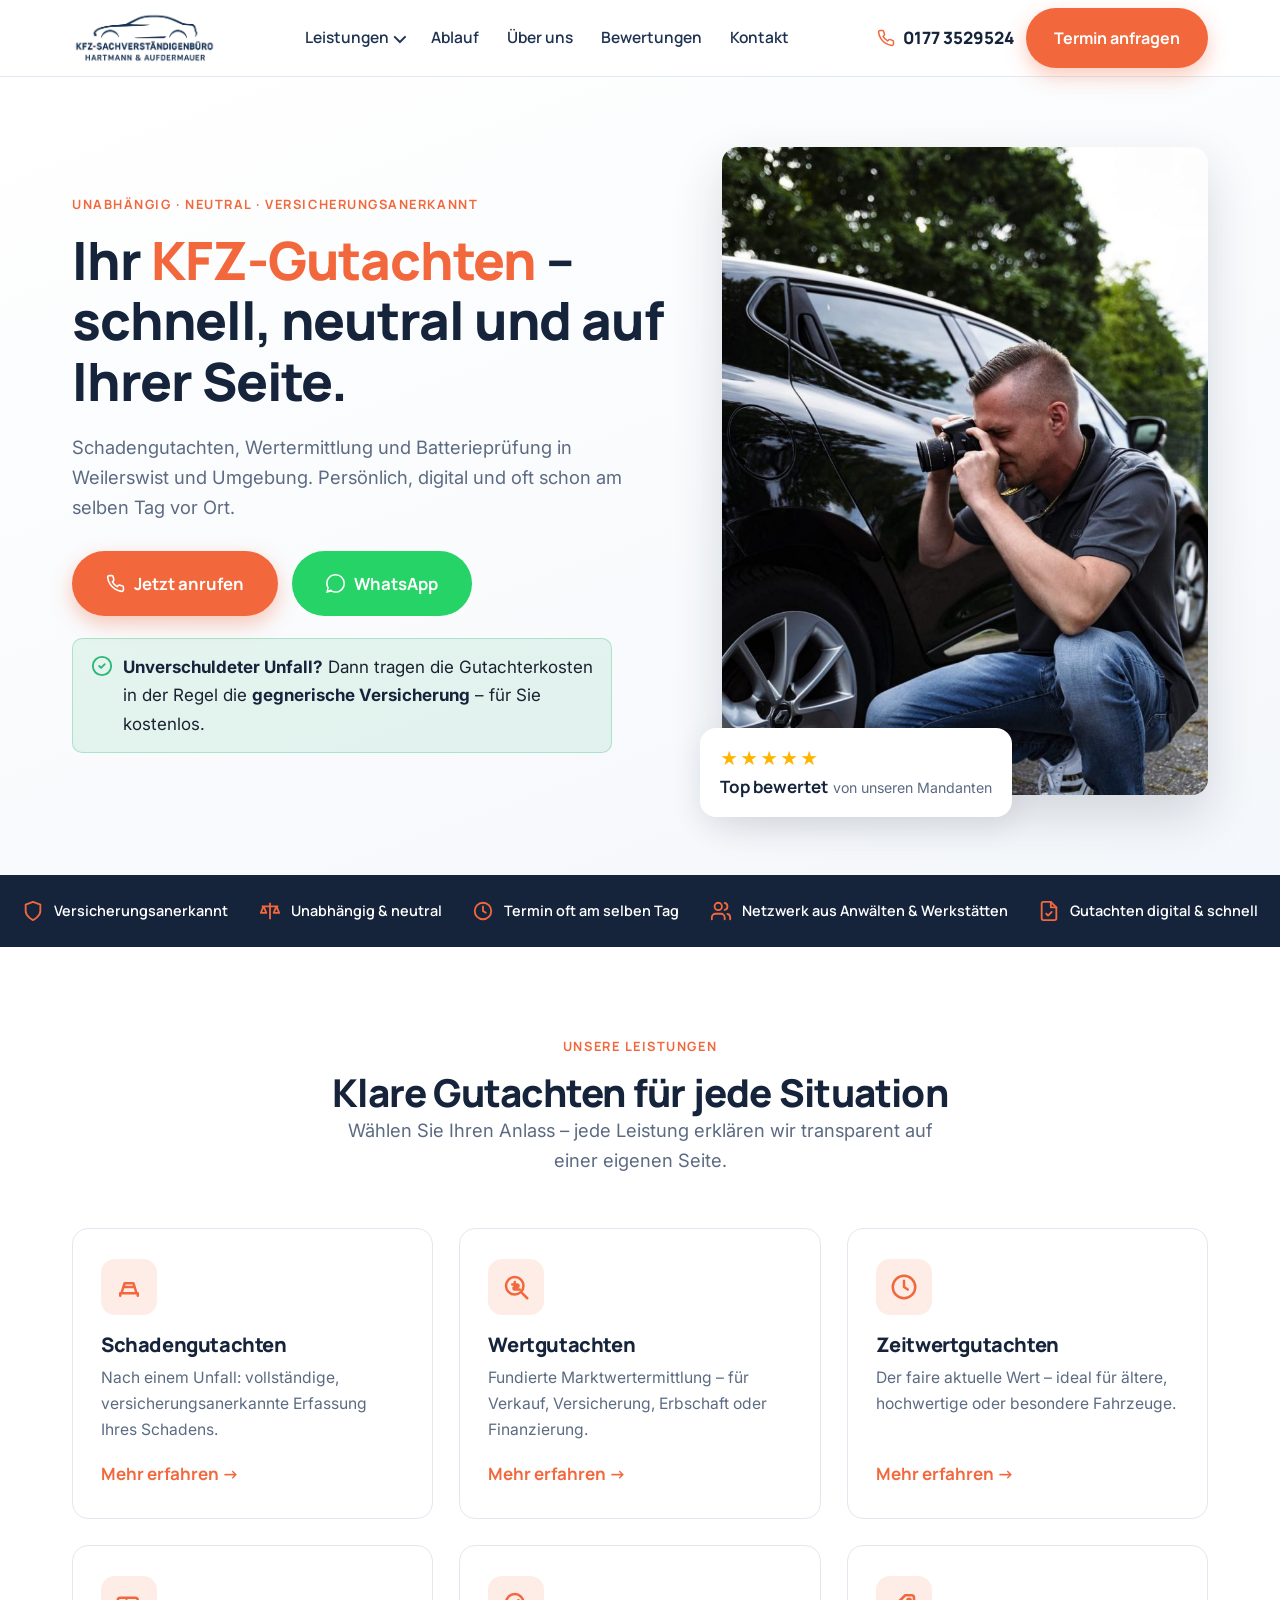
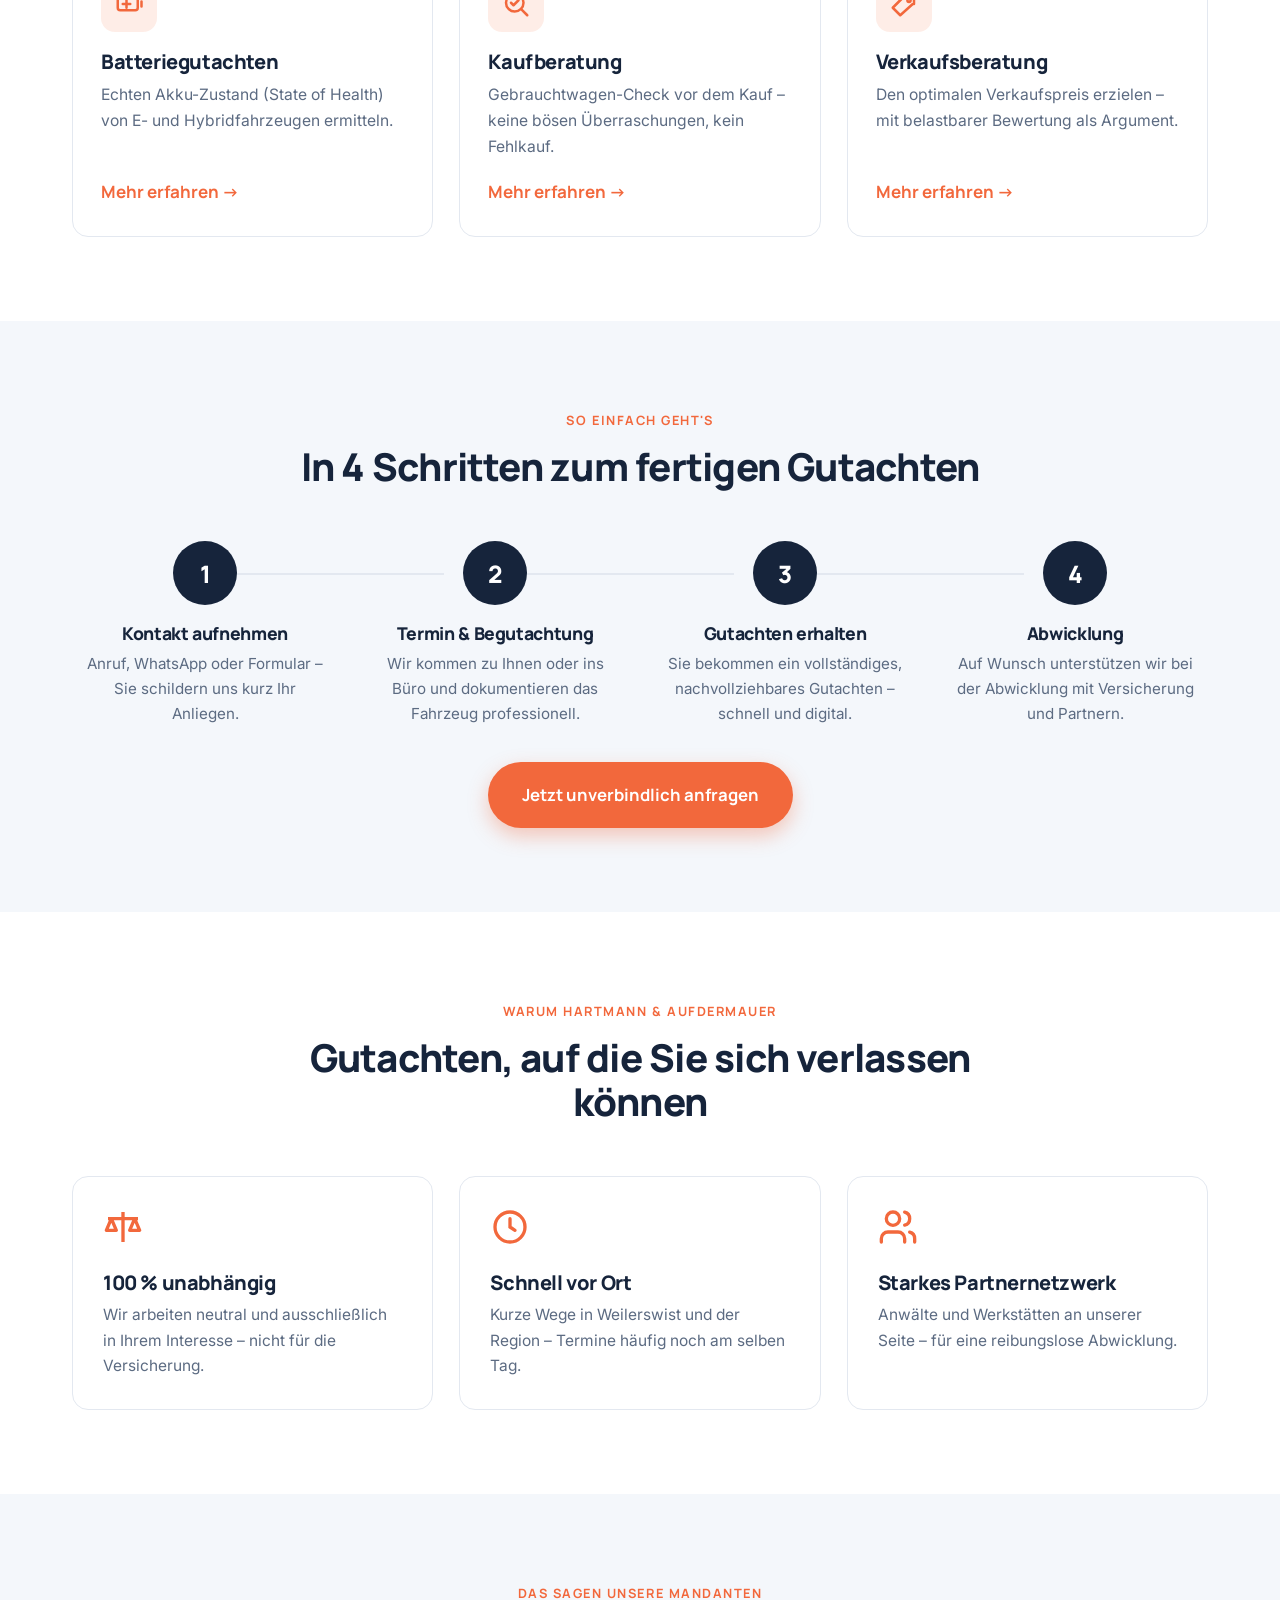
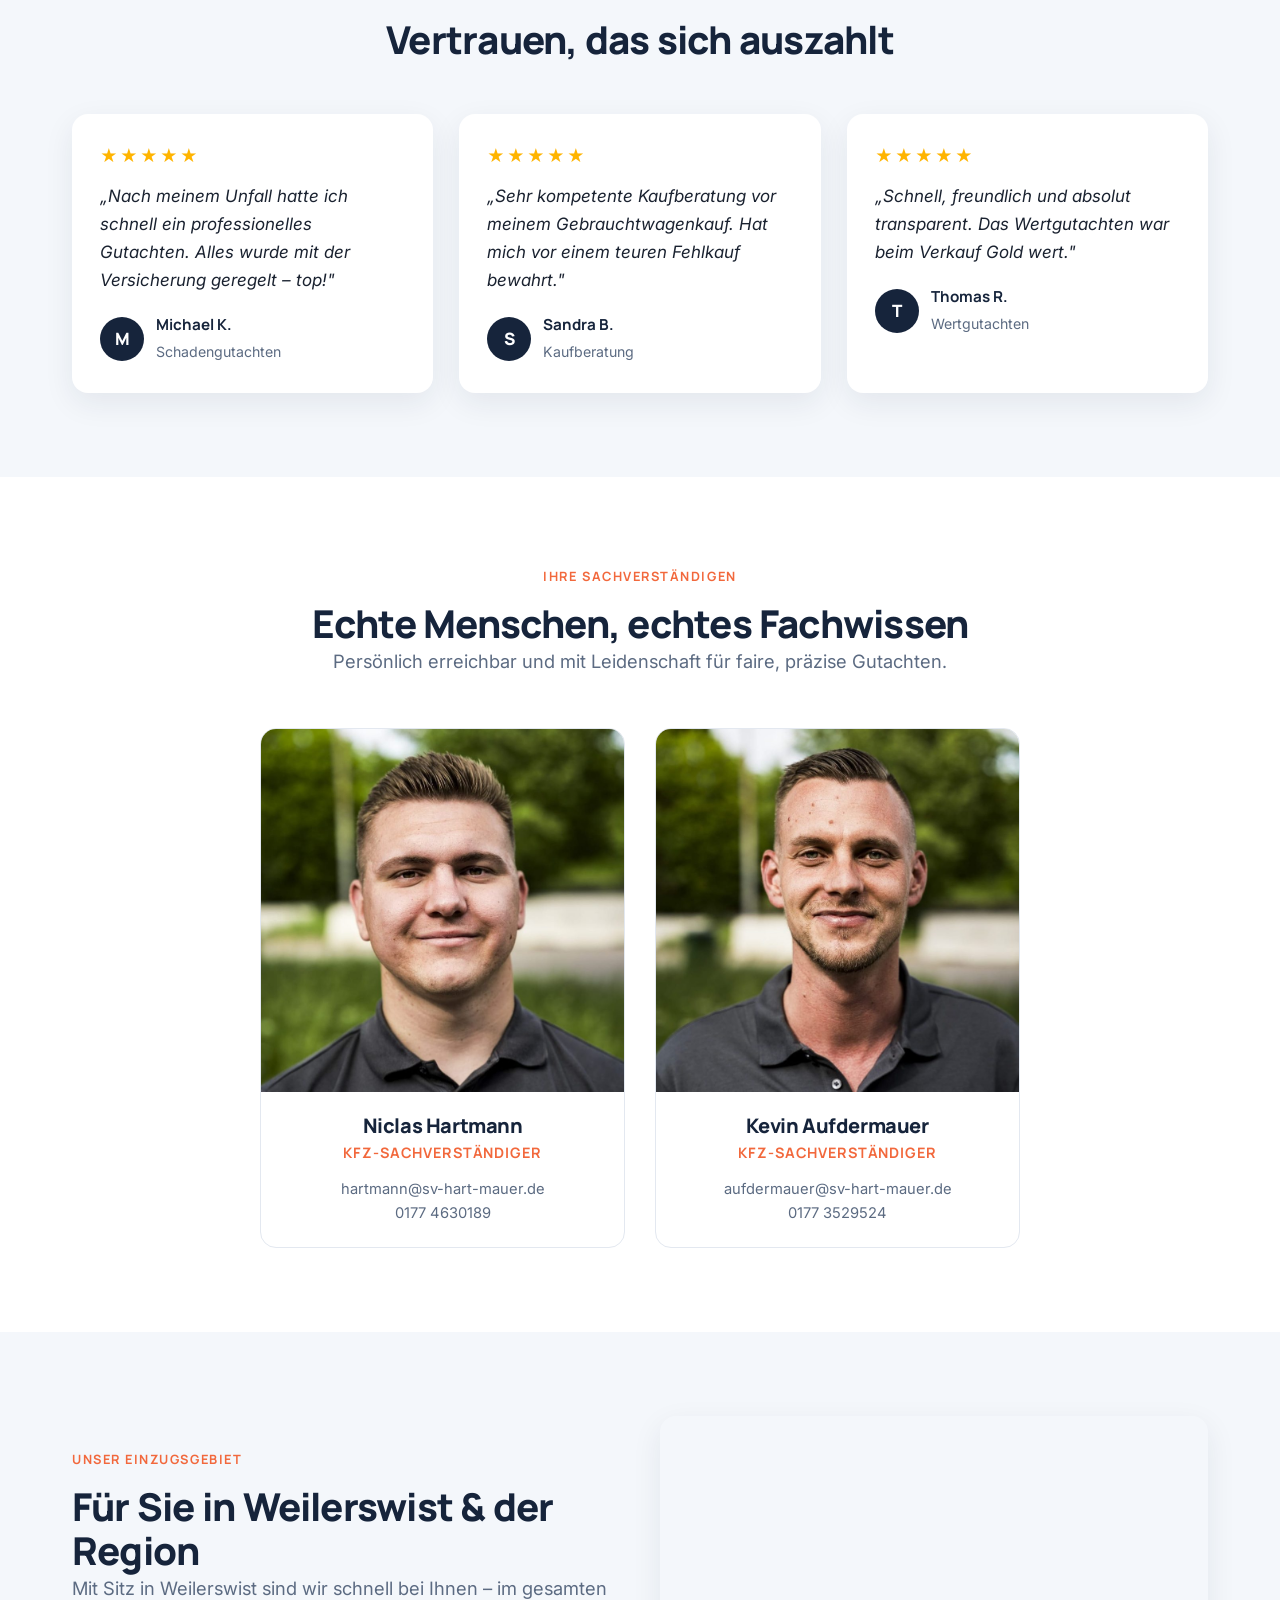
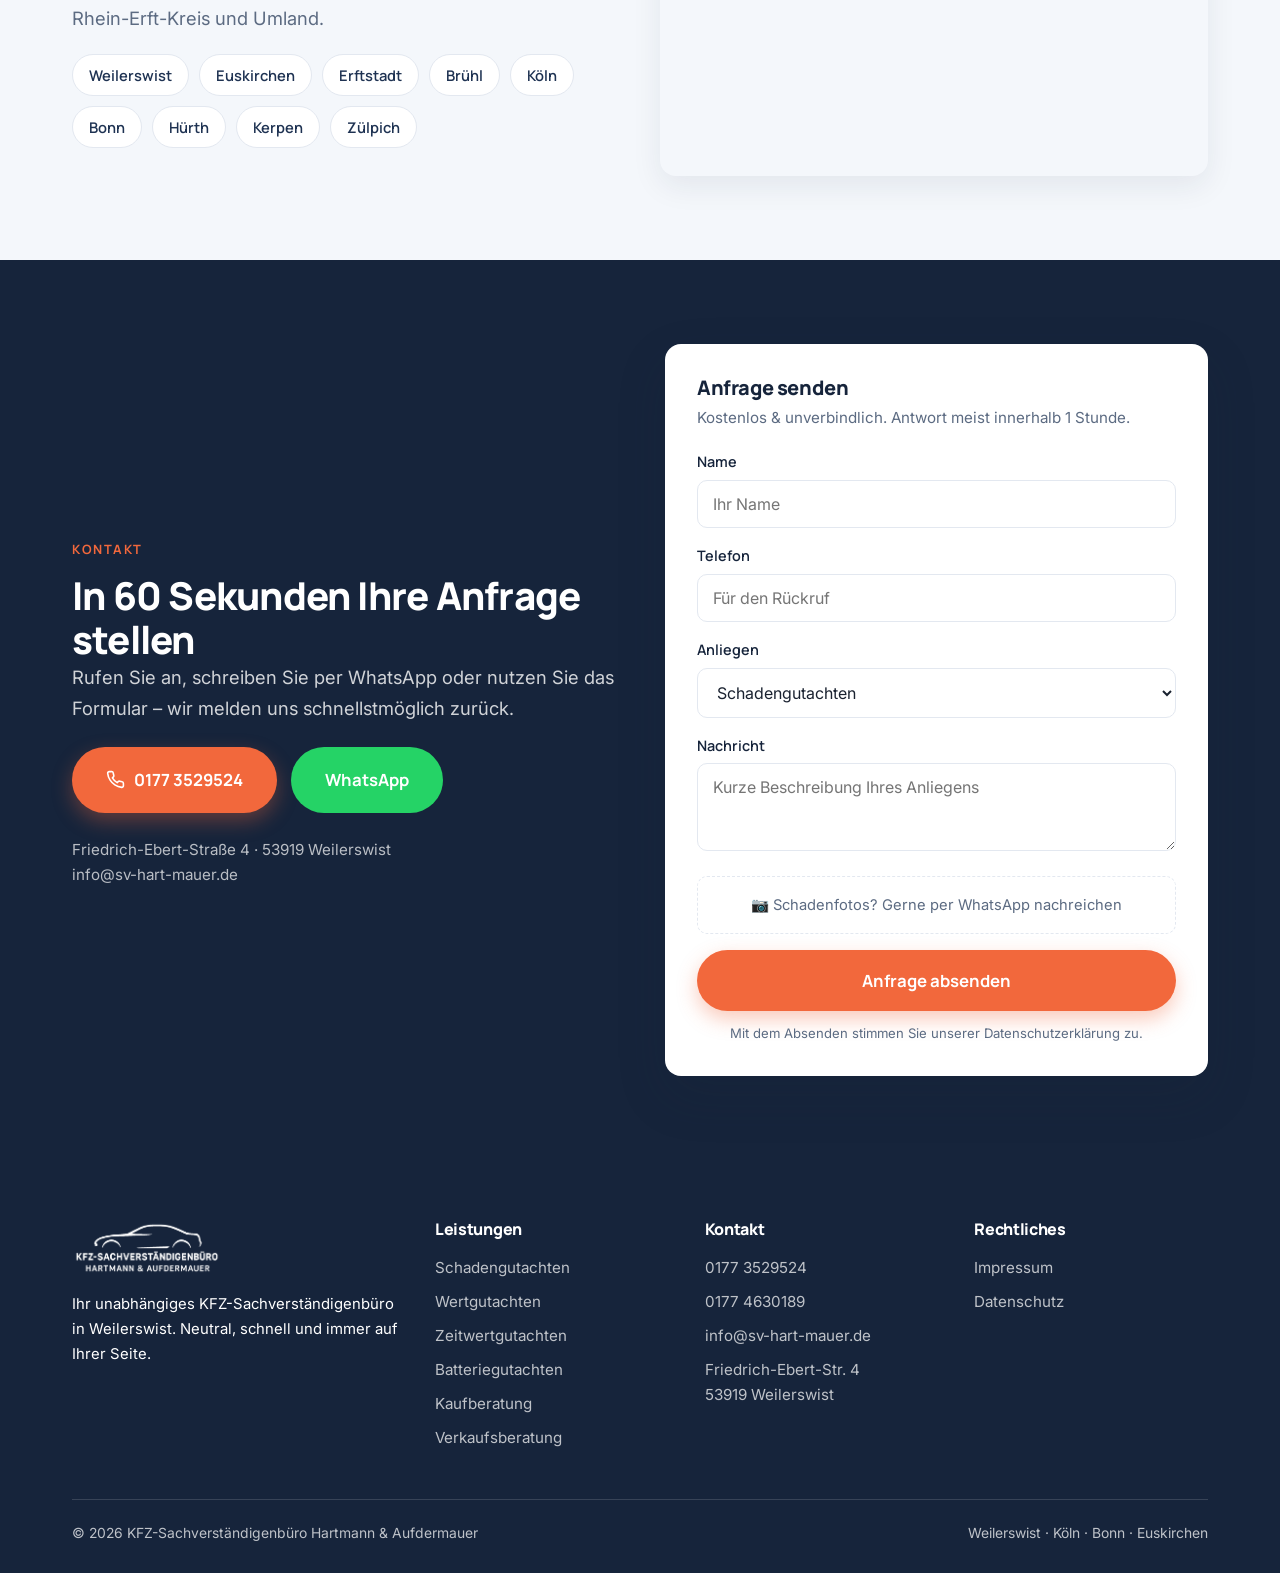
<file: index.html>
<!DOCTYPE html>
<html lang="de">
<head>
<meta charset="UTF-8">
<meta name="viewport" content="width=device-width, initial-scale=1">
<title>KFZ-Sachverständigenbüro Hartmann & Aufdermauer | Gutachten in Weilerswist</title>
<meta name="description" content="Unabhängiges KFZ-Sachverständigenbüro in Weilerswist. Schadengutachten, Wertgutachten & Batterieprüfung – neutral, versicherungsanerkannt, oft am selben Tag. Jetzt anrufen.">
<link rel="icon" href="images/logo-icon.png">
<link rel="preconnect" href="https://fonts.googleapis.com">
<link rel="preconnect" href="https://fonts.gstatic.com" crossorigin>
<link href="https://fonts.googleapis.com/css2?family=Inter:wght@400;500;600&family=Manrope:wght@600;700;800&display=swap" rel="stylesheet">
<link rel="stylesheet" href="css/style.css">
</head>
<body>

<!-- ============ HEADER ============ -->
<header class="header">
  <div class="container header-inner">
    <a class="logo" href="index.html"><img src="images/logo-quer.png" alt="KFZ-Sachverständigenbüro Hartmann & Aufdermauer"></a>
    <input type="checkbox" id="navtoggle" class="nav-toggle">
    <nav class="nav">
      <div class="nav-item has-dropdown">
        <a href="#leistungen" class="nav-trigger">Leistungen</a>
        <div class="dropdown">
          <a href="schadengutachten.html">Schadengutachten</a>
          <a href="wertgutachten.html">Wertgutachten</a>
          <a href="zeitwertgutachten.html">Zeitwertgutachten</a>
          <a href="batteriegutachten.html">Batteriegutachten</a>
          <a href="kaufberatung.html">Kaufberatung</a>
          <a href="verkaufsberatung.html">Verkaufsberatung</a>
        </div>
      </div>
      <a href="#ablauf">Ablauf</a>
      <a href="#team">Über uns</a>
      <a href="#bewertungen">Bewertungen</a>
      <a href="#kontakt">Kontakt</a>
    </nav>
    <div class="header-cta">
      <a class="header-phone" href="tel:+491773529524">
        <svg viewBox="0 0 24 24" fill="none" stroke="currentColor" stroke-width="2"><path d="M22 16.92v3a2 2 0 0 1-2.18 2 19.79 19.79 0 0 1-8.63-3.07 19.5 19.5 0 0 1-6-6 19.79 19.79 0 0 1-3.07-8.67A2 2 0 0 1 4.11 2h3a2 2 0 0 1 2 1.72c.13.96.36 1.9.7 2.81a2 2 0 0 1-.45 2.11L8.09 9.91a16 16 0 0 0 6 6l1.27-1.27a2 2 0 0 1 2.11-.45c.9.34 1.85.57 2.81.7A2 2 0 0 1 22 16.92z" stroke-linecap="round" stroke-linejoin="round"/></svg>
        0177 3529524
      </a>
      <a class="btn btn-primary" href="#kontakt">Termin anfragen</a>
      <label for="navtoggle" class="nav-toggle-label"><span></span><span></span><span></span></label>
    </div>
  </div>
</header>

<!-- ============ HERO ============ -->
<section class="hero">
  <div class="container hero-grid">
    <div class="hero-text">
      <span class="eyebrow">Unabhängig · Neutral · Versicherungsanerkannt</span>
      <h1>Ihr <span>KFZ-Gutachten</span> – schnell, neutral und auf Ihrer Seite.</h1>
      <p class="lead">Schadengutachten, Wertermittlung und Batterieprüfung in Weilerswist und Umgebung. Persönlich, digital und oft schon am selben Tag vor Ort.</p>
      <div class="hero-actions">
        <a class="btn btn-primary btn-lg" href="tel:+491773529524">
          <svg viewBox="0 0 24 24" fill="none" stroke="currentColor" stroke-width="2"><path d="M22 16.92v3a2 2 0 0 1-2.18 2 19.79 19.79 0 0 1-8.63-3.07 19.5 19.5 0 0 1-6-6 19.79 19.79 0 0 1-3.07-8.67A2 2 0 0 1 4.11 2h3a2 2 0 0 1 2 1.72c.13.96.36 1.9.7 2.81a2 2 0 0 1-.45 2.11L8.09 9.91a16 16 0 0 0 6 6l1.27-1.27a2 2 0 0 1 2.11-.45c.9.34 1.85.57 2.81.7A2 2 0 0 1 22 16.92z" stroke-linecap="round" stroke-linejoin="round"/></svg>
          Jetzt anrufen
        </a>
        <a class="btn btn-whatsapp btn-lg" href="https://wa.me/491773529524">
          <svg viewBox="0 0 24 24" fill="currentColor"><path d="M.057 24l1.687-6.163a11.867 11.867 0 0 1-1.587-5.946C.16 5.335 5.495 0 12.05 0a11.817 11.817 0 0 1 8.413 3.488 11.824 11.824 0 0 1 3.48 8.414c-.003 6.557-5.338 11.892-11.893 11.892a11.9 11.9 0 0 1-5.688-1.448L.057 24zm6.597-3.807c1.676.995 3.276 1.591 5.392 1.592 5.448 0 9.886-4.434 9.889-9.885.002-5.462-4.415-9.89-9.881-9.892-5.452 0-9.887 4.434-9.889 9.884a9.86 9.86 0 0 0 1.51 5.26l-.999 3.648 3.978-1.607z"/></svg>
          WhatsApp
        </a>
      </div>
      <div class="hero-reassure">
        <svg viewBox="0 0 24 24" fill="none" stroke="currentColor" stroke-width="2"><path d="M9 12l2 2 4-4" stroke-linecap="round" stroke-linejoin="round"/><circle cx="12" cy="12" r="10"/></svg>
        <span><strong>Unverschuldeter Unfall?</strong> Dann tragen die Gutachterkosten in der Regel die <strong>gegnerische Versicherung</strong> – für Sie kostenlos.</span>
      </div>
    </div>
    <div class="hero-media">
      <img src="images/gutachter-fotografiert-fahrzeug.jpg" alt="KFZ-Sachverständiger dokumentiert ein Fahrzeug mit der Kamera">
      <div class="hero-badge">
        <div>
          <div class="stars">★★★★★</div>
          <b>Top bewertet</b> <small>von unseren Mandanten</small>
        </div>
      </div>
    </div>
  </div>
</section>

<!-- ============ TRUST BAR ============ -->
<div class="trustbar">
  <div class="container">
    <div class="trust-item"><svg viewBox="0 0 24 24" fill="none" stroke="currentColor" stroke-width="2"><path d="M12 22s8-4 8-10V5l-8-3-8 3v7c0 6 8 10 8 10z" stroke-linejoin="round"/></svg> Versicherungsanerkannt</div>
    <div class="trust-item"><svg viewBox="0 0 24 24" fill="none" stroke="currentColor" stroke-width="2"><path d="M12 3v18M3 7h18M5 7l3 7H2l3-7zm14 0l3 7h-6l3-7z" stroke-linejoin="round"/></svg> Unabhängig & neutral</div>
    <div class="trust-item"><svg viewBox="0 0 24 24" fill="none" stroke="currentColor" stroke-width="2"><circle cx="12" cy="12" r="9"/><path d="M12 7v5l3 2" stroke-linecap="round"/></svg> Termin oft am selben Tag</div>
    <div class="trust-item"><svg viewBox="0 0 24 24" fill="none" stroke="currentColor" stroke-width="2"><path d="M16 21v-2a4 4 0 0 0-4-4H6a4 4 0 0 0-4 4v2M9 11a4 4 0 1 0 0-8 4 4 0 0 0 0 8zm13 10v-2a4 4 0 0 0-3-3.87M16 3.13a4 4 0 0 1 0 7.75" stroke-linecap="round" stroke-linejoin="round"/></svg> Netzwerk aus Anwälten & Werkstätten</div>
    <div class="trust-item"><svg viewBox="0 0 24 24" fill="none" stroke="currentColor" stroke-width="2"><path d="M14 2H6a2 2 0 0 0-2 2v16a2 2 0 0 0 2 2h12a2 2 0 0 0 2-2V8z" stroke-linejoin="round"/><path d="M14 2v6h6M9 15l2 2 4-4" stroke-linecap="round" stroke-linejoin="round"/></svg> Gutachten digital & schnell</div>
  </div>
</div>

<!-- ============ LEISTUNGEN ============ -->
<section class="section" id="leistungen">
  <div class="container">
    <div class="section-head center">
      <span class="eyebrow">Unsere Leistungen</span>
      <h2>Klare Gutachten für jede Situation</h2>
      <p class="lead">Wählen Sie Ihren Anlass – jede Leistung erklären wir transparent auf einer eigenen Seite.</p>
    </div>
    <div class="grid grid-3">

      <a class="service-card" href="schadengutachten.html">
        <div class="service-ico"><svg viewBox="0 0 24 24" fill="none" stroke="currentColor" stroke-width="2"><path d="M5 17h14M6 17l1.5-5h9L18 17M7.5 12l1-3h7l1 3M5 17v2m14-2v2" stroke-linecap="round" stroke-linejoin="round"/></svg></div>
        <h3>Schadengutachten</h3>
        <p>Nach einem Unfall: vollständige, versicherungsanerkannte Erfassung Ihres Schadens.</p>
        <span class="service-link">Mehr erfahren →</span>
      </a>

      <a class="service-card" href="wertgutachten.html">
        <div class="service-ico"><svg viewBox="0 0 24 24" fill="none" stroke="currentColor" stroke-width="2"><circle cx="11" cy="11" r="7"/><path d="M21 21l-4.3-4.3M11 8v6M9 10h4a1 1 0 0 1 0 2h-2a1 1 0 0 0 0 2h4" stroke-linecap="round" stroke-linejoin="round"/></svg></div>
        <h3>Wertgutachten</h3>
        <p>Fundierte Marktwertermittlung – für Verkauf, Versicherung, Erbschaft oder Finanzierung.</p>
        <span class="service-link">Mehr erfahren →</span>
      </a>

      <a class="service-card" href="zeitwertgutachten.html">
        <div class="service-ico"><svg viewBox="0 0 24 24" fill="none" stroke="currentColor" stroke-width="2"><circle cx="12" cy="12" r="9"/><path d="M12 7v5l3 2" stroke-linecap="round" stroke-linejoin="round"/></svg></div>
        <h3>Zeitwertgutachten</h3>
        <p>Der faire aktuelle Wert – ideal für ältere, hochwertige oder besondere Fahrzeuge.</p>
        <span class="service-link">Mehr erfahren →</span>
      </a>

      <a class="service-card" href="batteriegutachten.html">
        <div class="service-ico"><svg viewBox="0 0 24 24" fill="none" stroke="currentColor" stroke-width="2"><rect x="3" y="7" width="16" height="10" rx="2"/><path d="M22 10v4M7 12h6M10 9v6" stroke-linecap="round"/></svg></div>
        <h3>Batteriegutachten</h3>
        <p>Echten Akku-Zustand (State of Health) von E- und Hybridfahrzeugen ermitteln.</p>
        <span class="service-link">Mehr erfahren →</span>
      </a>

      <a class="service-card" href="kaufberatung.html">
        <div class="service-ico"><svg viewBox="0 0 24 24" fill="none" stroke="currentColor" stroke-width="2"><circle cx="11" cy="11" r="7"/><path d="M21 21l-4.3-4.3M8 11l2 2 4-4" stroke-linecap="round" stroke-linejoin="round"/></svg></div>
        <h3>Kaufberatung</h3>
        <p>Gebrauchtwagen-Check vor dem Kauf – keine bösen Überraschungen, kein Fehlkauf.</p>
        <span class="service-link">Mehr erfahren →</span>
      </a>

      <a class="service-card" href="verkaufsberatung.html">
        <div class="service-ico"><svg viewBox="0 0 24 24" fill="none" stroke="currentColor" stroke-width="2"><path d="M20 12V7a2 2 0 0 0-2-2h-5L3 15l6 6 10-9z" stroke-linejoin="round"/><circle cx="16" cy="9" r="1.3"/></svg></div>
        <h3>Verkaufsberatung</h3>
        <p>Den optimalen Verkaufspreis erzielen – mit belastbarer Bewertung als Argument.</p>
        <span class="service-link">Mehr erfahren →</span>
      </a>

    </div>
  </div>
</section>

<!-- ============ ABLAUF ============ -->
<section class="section section-soft" id="ablauf">
  <div class="container">
    <div class="section-head center">
      <span class="eyebrow">So einfach geht's</span>
      <h2>In 4 Schritten zum fertigen Gutachten</h2>
    </div>
    <div class="steps">
      <div class="step">
        <div class="step-num">1</div>
        <h3>Kontakt aufnehmen</h3>
        <p>Anruf, WhatsApp oder Formular – Sie schildern uns kurz Ihr Anliegen.</p>
      </div>
      <div class="step">
        <div class="step-num">2</div>
        <h3>Termin & Begutachtung</h3>
        <p>Wir kommen zu Ihnen oder ins Büro und dokumentieren das Fahrzeug professionell.</p>
      </div>
      <div class="step">
        <div class="step-num">3</div>
        <h3>Gutachten erhalten</h3>
        <p>Sie bekommen ein vollständiges, nachvollziehbares Gutachten – schnell und digital.</p>
      </div>
      <div class="step">
        <div class="step-num">4</div>
        <h3>Abwicklung</h3>
        <p>Auf Wunsch unterstützen wir bei der Abwicklung mit Versicherung und Partnern.</p>
      </div>
    </div>
    <div class="center" style="margin-top:36px">
      <!-- GRAFIK-HINWEIS: Diese 4-Schritt-Leiste kann optional durch eine illustrierte Prozessgrafik
           (nummerierte Kreise mit Mini-Icons & Verbindungslinie) ersetzt/ergänzt werden. -->
      <a class="btn btn-primary btn-lg" href="#kontakt">Jetzt unverbindlich anfragen</a>
    </div>
  </div>
</section>

<!-- ============ USP ============ -->
<section class="section">
  <div class="container">
    <div class="section-head center">
      <span class="eyebrow">Warum Hartmann & Aufdermauer</span>
      <h2>Gutachten, auf die Sie sich verlassen können</h2>
    </div>
    <div class="usp-grid">
      <div class="usp">
        <svg viewBox="0 0 24 24" fill="none" stroke="currentColor" stroke-width="2"><path d="M12 3v18M3 7h18M5 7l3 7H2l3-7zm14 0l3 7h-6l3-7z" stroke-linejoin="round"/></svg>
        <h3>100 % unabhängig</h3>
        <p>Wir arbeiten neutral und ausschließlich in Ihrem Interesse – nicht für die Versicherung.</p>
      </div>
      <div class="usp">
        <svg viewBox="0 0 24 24" fill="none" stroke="currentColor" stroke-width="2"><circle cx="12" cy="12" r="9"/><path d="M12 7v5l3 2" stroke-linecap="round"/></svg>
        <h3>Schnell vor Ort</h3>
        <p>Kurze Wege in Weilerswist und der Region – Termine häufig noch am selben Tag.</p>
      </div>
      <div class="usp">
        <svg viewBox="0 0 24 24" fill="none" stroke="currentColor" stroke-width="2"><path d="M16 21v-2a4 4 0 0 0-4-4H6a4 4 0 0 0-4 4v2M9 11a4 4 0 1 0 0-8 4 4 0 0 0 0 8zm13 10v-2a4 4 0 0 0-3-3.87M16 3.13a4 4 0 0 1 0 7.75" stroke-linecap="round" stroke-linejoin="round"/></svg>
        <h3>Starkes Partnernetzwerk</h3>
        <p>Anwälte und Werkstätten an unserer Seite – für eine reibungslose Abwicklung.</p>
      </div>
    </div>
  </div>
</section>

<!-- ============ BEWERTUNGEN ============ -->
<section class="section section-soft" id="bewertungen">
  <div class="container">
    <div class="section-head center">
      <span class="eyebrow">Das sagen unsere Mandanten</span>
      <h2>Vertrauen, das sich auszahlt</h2>
      <!-- HINWEIS: Hier idealerweise echtes Google-Bewertungen-Widget einbinden.
           Platzhalter-Zitate unten gegen echte Rezensionen austauschen. -->
    </div>
    <div class="testi-grid">
      <div class="testi">
        <div class="stars">★★★★★</div>
        <p>„Nach meinem Unfall hatte ich schnell ein professionelles Gutachten. Alles wurde mit der Versicherung geregelt – top!"</p>
        <div class="who"><div class="avatar">M</div><div><b>Michael K.</b><small>Schadengutachten</small></div></div>
      </div>
      <div class="testi">
        <div class="stars">★★★★★</div>
        <p>„Sehr kompetente Kaufberatung vor meinem Gebrauchtwagenkauf. Hat mich vor einem teuren Fehlkauf bewahrt."</p>
        <div class="who"><div class="avatar">S</div><div><b>Sandra B.</b><small>Kaufberatung</small></div></div>
      </div>
      <div class="testi">
        <div class="stars">★★★★★</div>
        <p>„Schnell, freundlich und absolut transparent. Das Wertgutachten war beim Verkauf Gold wert."</p>
        <div class="who"><div class="avatar">T</div><div><b>Thomas R.</b><small>Wertgutachten</small></div></div>
      </div>
    </div>
  </div>
</section>

<!-- ============ TEAM ============ -->
<section class="section" id="team">
  <div class="container">
    <div class="section-head center">
      <span class="eyebrow">Ihre Sachverständigen</span>
      <h2>Echte Menschen, echtes Fachwissen</h2>
      <p class="lead">Persönlich erreichbar und mit Leidenschaft für faire, präzise Gutachten.</p>
    </div>
    <!-- HINWEIS: Namens-Zuordnung der beiden Fotos bitte prüfen (Foto ⇄ Person). -->
    <div class="team-grid">
      <div class="team-card">
        <img src="images/portrait-sachverstaendiger-1.jpg" alt="Niclas Hartmann, KFZ-Sachverständiger">
        <div class="body">
          <h3>Niclas Hartmann</h3>
          <div class="role">KFZ-Sachverständiger</div>
          <p class="contact">hartmann@sv-hart-mauer.de<br>0177 4630189</p>
        </div>
      </div>
      <div class="team-card">
        <img src="images/portrait-sachverstaendiger-2.jpg" alt="Kevin Aufdermauer, KFZ-Sachverständiger">
        <div class="body">
          <h3>Kevin Aufdermauer</h3>
          <div class="role">KFZ-Sachverständiger</div>
          <p class="contact">aufdermauer@sv-hart-mauer.de<br>0177 3529524</p>
        </div>
      </div>
    </div>
  </div>
</section>

<!-- ============ EINZUGSGEBIET ============ -->
<section class="section section-soft">
  <div class="container area-grid">
    <div>
      <span class="eyebrow">Unser Einzugsgebiet</span>
      <h2>Für Sie in Weilerswist & der Region</h2>
      <p class="lead" style="margin-bottom:6px">Mit Sitz in Weilerswist sind wir schnell bei Ihnen – im gesamten Rhein-Erft-Kreis und Umland.</p>
      <div class="area-tags">
        <span>Weilerswist</span><span>Euskirchen</span><span>Erftstadt</span><span>Brühl</span>
        <span>Köln</span><span>Bonn</span><span>Hürth</span><span>Kerpen</span><span>Zülpich</span>
      </div>
    </div>
    <iframe class="map-embed" loading="lazy" allowfullscreen
      src="https://www.google.com/maps?q=Friedrich-Ebert-Stra%C3%9Fe%204,%2053919%20Weilerswist&output=embed"></iframe>
  </div>
</section>

<!-- ============ KONTAKT / CTA ============ -->
<section class="section cta-band" id="kontakt">
  <div class="container cta-grid">
    <div>
      <span class="eyebrow">Kontakt</span>
      <h2>In 60 Sekunden Ihre Anfrage stellen</h2>
      <p class="lead">Rufen Sie an, schreiben Sie per WhatsApp oder nutzen Sie das Formular – wir melden uns schnellstmöglich zurück.</p>
      <div class="hero-actions" style="margin-top:24px">
        <a class="btn btn-primary btn-lg" href="tel:+491773529524">
          <svg viewBox="0 0 24 24" fill="none" stroke="currentColor" stroke-width="2"><path d="M22 16.92v3a2 2 0 0 1-2.18 2 19.79 19.79 0 0 1-8.63-3.07 19.5 19.5 0 0 1-6-6 19.79 19.79 0 0 1-3.07-8.67A2 2 0 0 1 4.11 2h3a2 2 0 0 1 2 1.72c.13.96.36 1.9.7 2.81a2 2 0 0 1-.45 2.11L8.09 9.91a16 16 0 0 0 6 6l1.27-1.27a2 2 0 0 1 2.11-.45c.9.34 1.85.57 2.81.7A2 2 0 0 1 22 16.92z" stroke-linecap="round" stroke-linejoin="round"/></svg>
          0177 3529524
        </a>
        <a class="btn btn-whatsapp btn-lg" href="https://wa.me/491773529524">WhatsApp</a>
      </div>
      <p style="color:rgba(255,255,255,.7);margin-top:24px;font-size:.95rem">
        Friedrich-Ebert-Straße 4 · 53919 Weilerswist<br>info@sv-hart-mauer.de
      </p>
    </div>
    <div class="form-card">
      <h3>Anfrage senden</h3>
      <p class="sub">Kostenlos & unverbindlich. Antwort meist innerhalb 1 Stunde.</p>
      <form class="lead-form">
        <input type="hidden" name="subject" value="Neue Anfrage über die Website">
        <input type="hidden" name="from_name" value="Website-Formular Hartmann & Aufdermauer">
        <input type="checkbox" name="botcheck" class="honeypot-field" tabindex="-1" autocomplete="off">
        <div class="field"><label>Name</label><input type="text" name="name" placeholder="Ihr Name" required></div>
        <div class="field"><label>Telefon</label><input type="tel" name="phone" placeholder="Für den Rückruf" required></div>
        <div class="field"><label>Anliegen</label>
          <select name="service">
            <option>Schadengutachten</option><option>Wertgutachten</option>
            <option>Zeitwertgutachten</option><option>Batteriegutachten</option>
            <option>Kaufberatung</option><option>Verkaufsberatung</option>
          </select>
        </div>
        <div class="field"><label>Nachricht</label><textarea rows="3" name="message" placeholder="Kurze Beschreibung Ihres Anliegens"></textarea></div>
        <div class="field"><div class="field-file">📷 Schadenfotos? Gerne per WhatsApp nachreichen</div></div>
        <button class="btn btn-primary btn-block btn-lg" type="submit">Anfrage absenden</button>
        <p class="form-feedback" aria-live="polite"></p>
        <p class="form-fineprint">Mit dem Absenden stimmen Sie unserer Datenschutzerklärung zu.</p>
      </form>
    </div>
  </div>
</section>

<!-- ============ FOOTER ============ -->
<footer class="footer">
  <div class="container">
    <div class="footer-grid">
      <div>
        <img src="images/logo-quer.png" alt="Hartmann & Aufdermauer">
        <p style="font-size:.93rem">Ihr unabhängiges KFZ-Sachverständigenbüro in Weilerswist. Neutral, schnell und immer auf Ihrer Seite.</p>
      </div>
      <div>
        <h4>Leistungen</h4>
        <a href="schadengutachten.html">Schadengutachten</a>
        <a href="wertgutachten.html">Wertgutachten</a>
        <a href="zeitwertgutachten.html">Zeitwertgutachten</a>
        <a href="batteriegutachten.html">Batteriegutachten</a>
        <a href="kaufberatung.html">Kaufberatung</a>
        <a href="verkaufsberatung.html">Verkaufsberatung</a>
      </div>
      <div>
        <h4>Kontakt</h4>
        <a href="tel:+491773529524">0177 3529524</a>
        <a href="tel:+491774630189">0177 4630189</a>
        <a href="mailto:info@sv-hart-mauer.de">info@sv-hart-mauer.de</a>
        <a href="#">Friedrich-Ebert-Str. 4<br>53919 Weilerswist</a>
      </div>
      <div>
        <h4>Rechtliches</h4>
        <a href="impressum.html">Impressum</a>
        <a href="datenschutz.html">Datenschutz</a>
      </div>
    </div>
    <div class="footer-bottom">
      <span>© 2026 KFZ-Sachverständigenbüro Hartmann & Aufdermauer</span>
      <span>Weilerswist · Köln · Bonn · Euskirchen</span>
    </div>
  </div>
</footer>

<!-- ============ MOBILE STICKY BAR ============ -->
<div class="mobile-bar">
  <a class="mb-call" href="tel:+491773529524">
    <svg viewBox="0 0 24 24" fill="none" stroke="currentColor" stroke-width="2"><path d="M22 16.92v3a2 2 0 0 1-2.18 2 19.79 19.79 0 0 1-8.63-3.07 19.5 19.5 0 0 1-6-6 19.79 19.79 0 0 1-3.07-8.67A2 2 0 0 1 4.11 2h3a2 2 0 0 1 2 1.72c.13.96.36 1.9.7 2.81a2 2 0 0 1-.45 2.11L8.09 9.91a16 16 0 0 0 6 6l1.27-1.27a2 2 0 0 1 2.11-.45c.9.34 1.85.57 2.81.7A2 2 0 0 1 22 16.92z" stroke-linecap="round" stroke-linejoin="round"/></svg>
    Anrufen
  </a>
  <a class="mb-wa" href="https://wa.me/491773529524">
    <svg viewBox="0 0 24 24" fill="currentColor"><path d="M.057 24l1.687-6.163a11.867 11.867 0 0 1-1.587-5.946C.16 5.335 5.495 0 12.05 0a11.817 11.817 0 0 1 8.413 3.488 11.824 11.824 0 0 1 3.48 8.414c-.003 6.557-5.338 11.892-11.893 11.892a11.9 11.9 0 0 1-5.688-1.448L.057 24z"/></svg>
    WhatsApp
  </a>
</div>

<script src="js/forms.js"></script>
<script>
  // Mobiles Menü bei Klick auf einen Link automatisch schließen
  document.querySelectorAll('.nav a').forEach(function (a) {
    a.addEventListener('click', function () {
      var t = document.getElementById('navtoggle');
      if (t) t.checked = false;
    });
  });
</script>

</body>
</html>
</file>
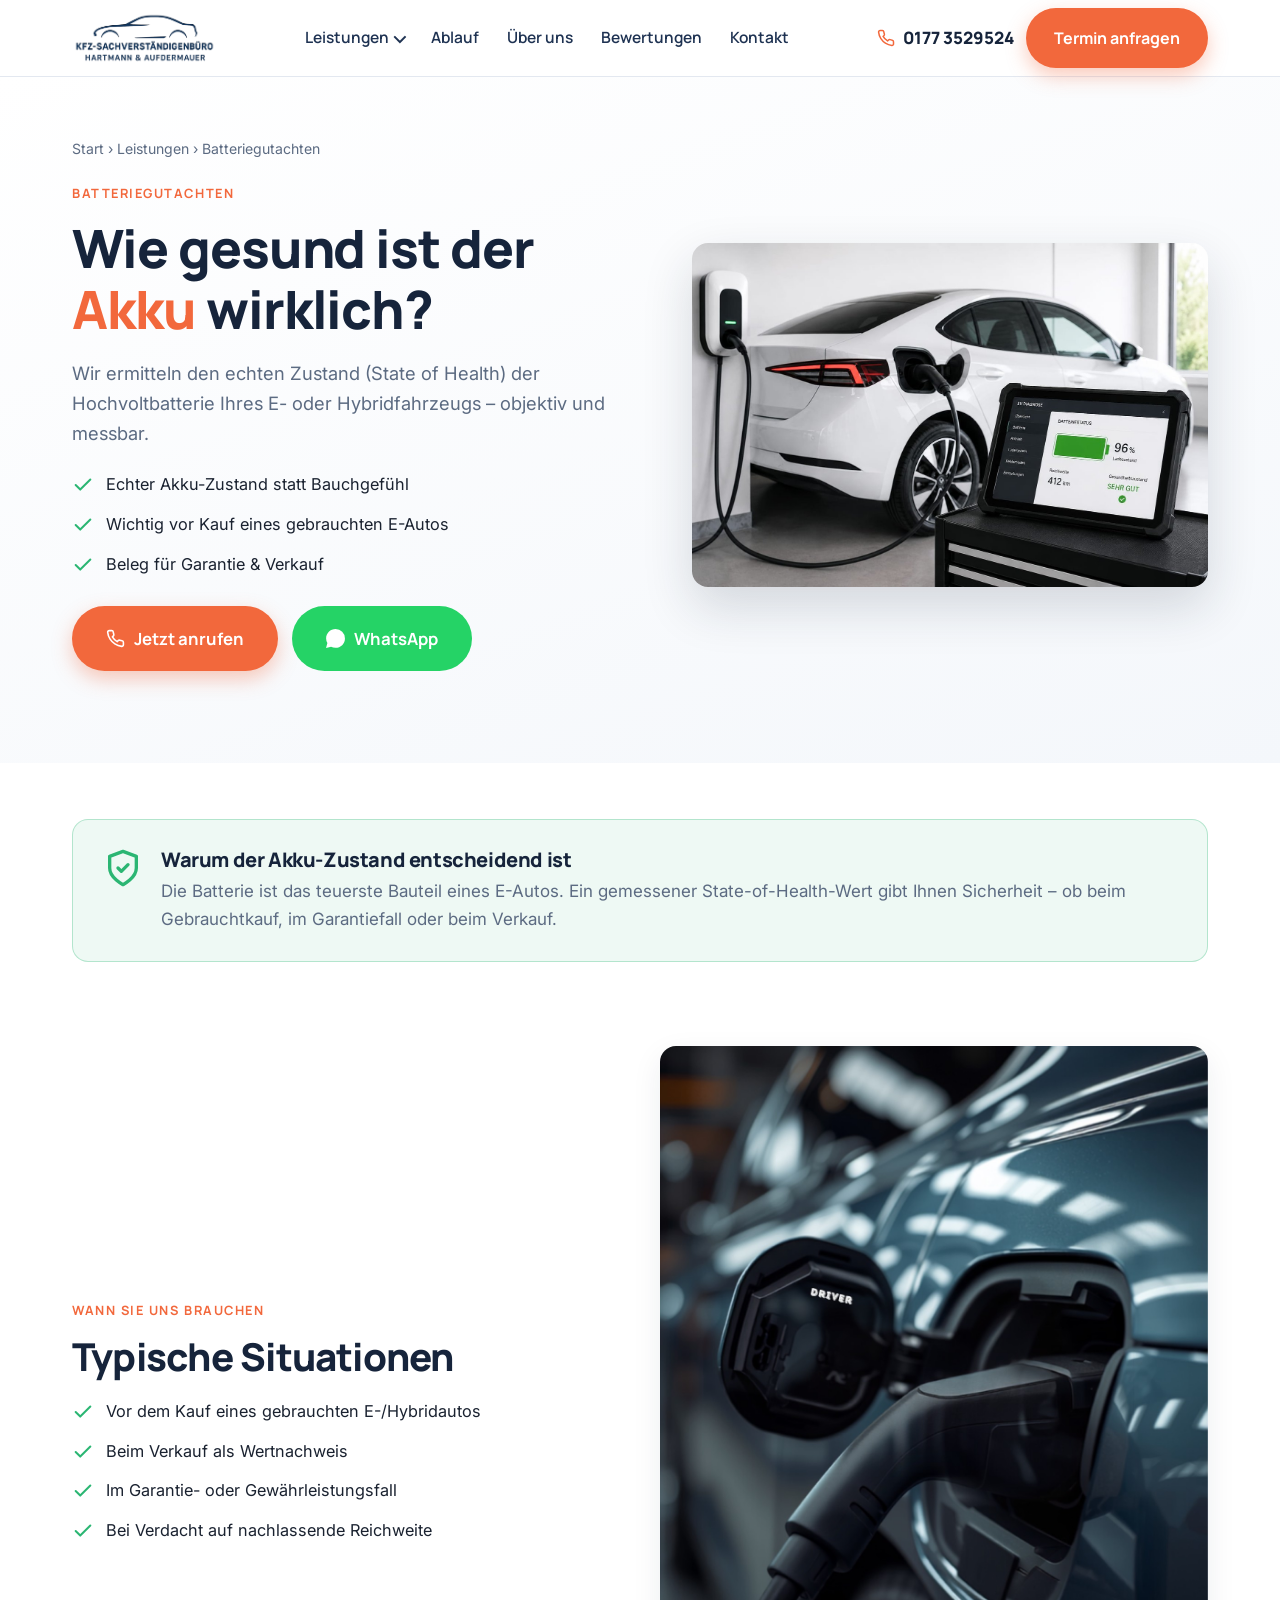
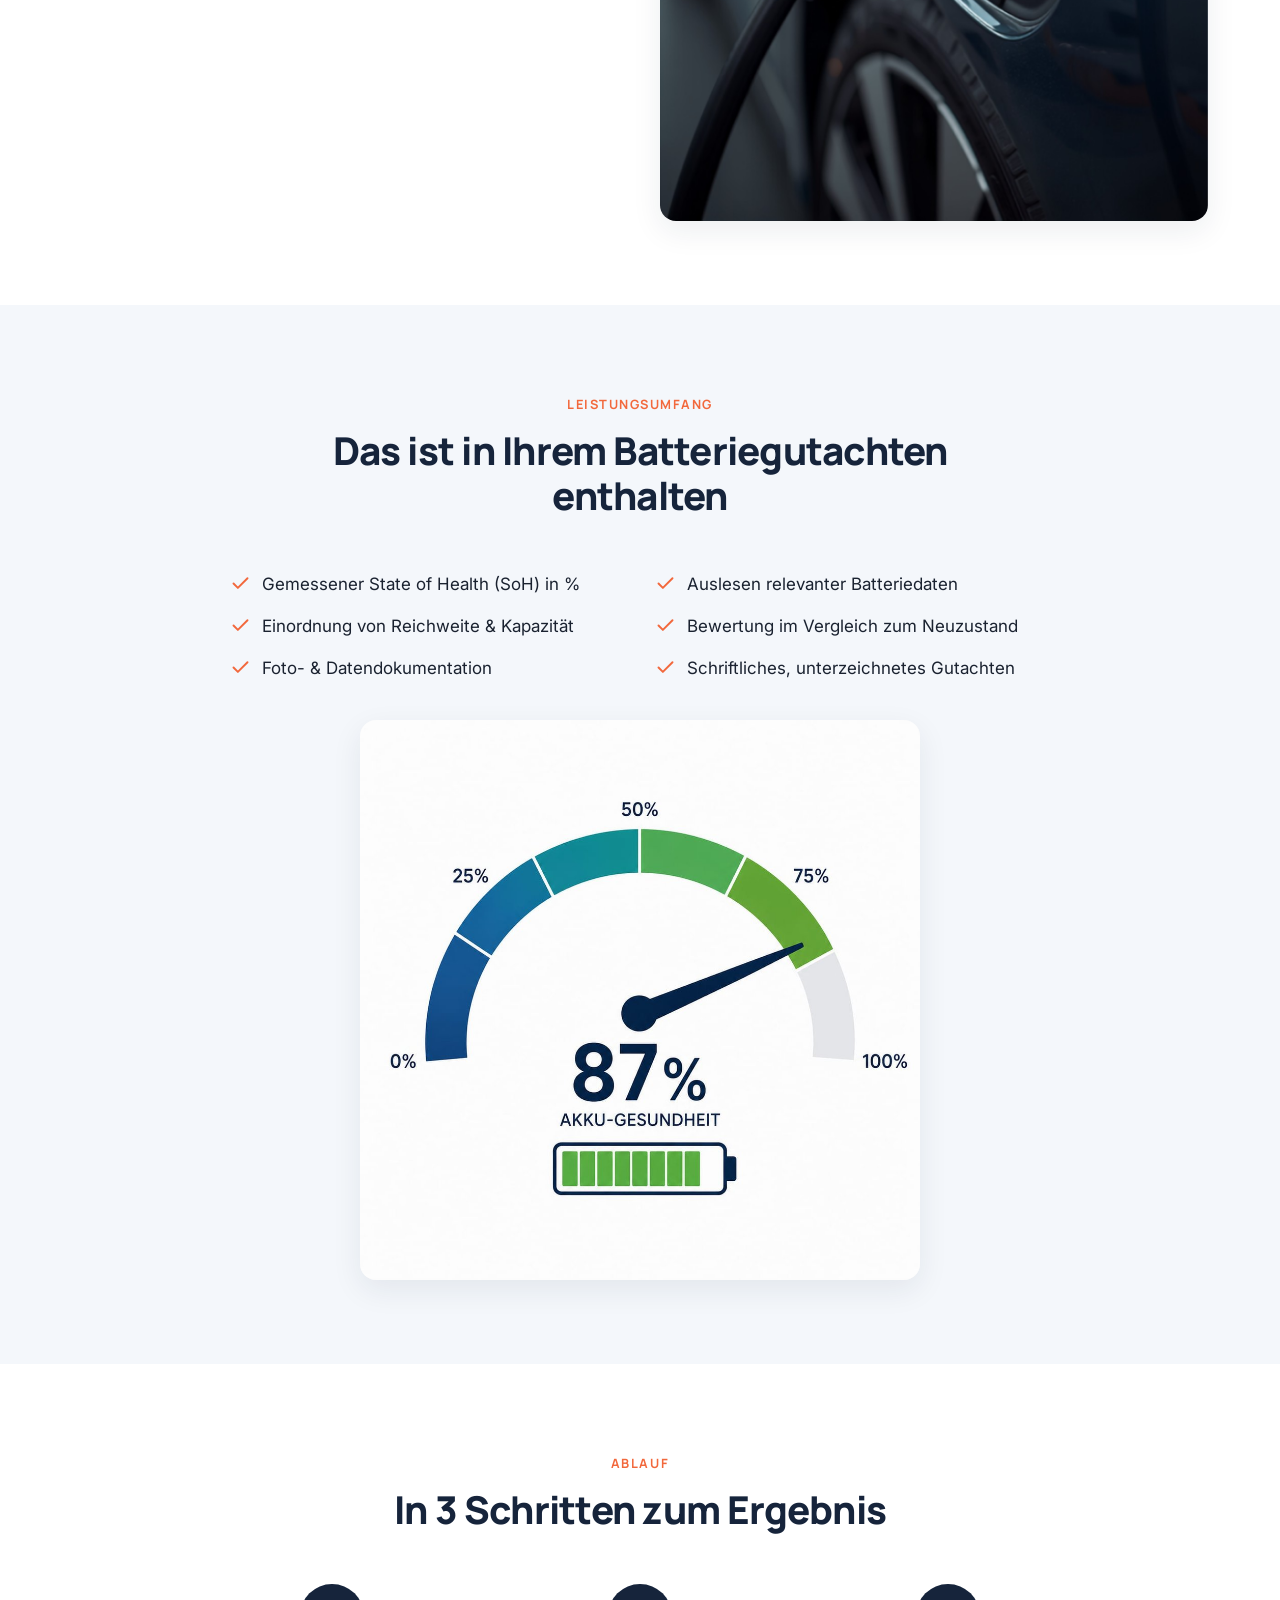
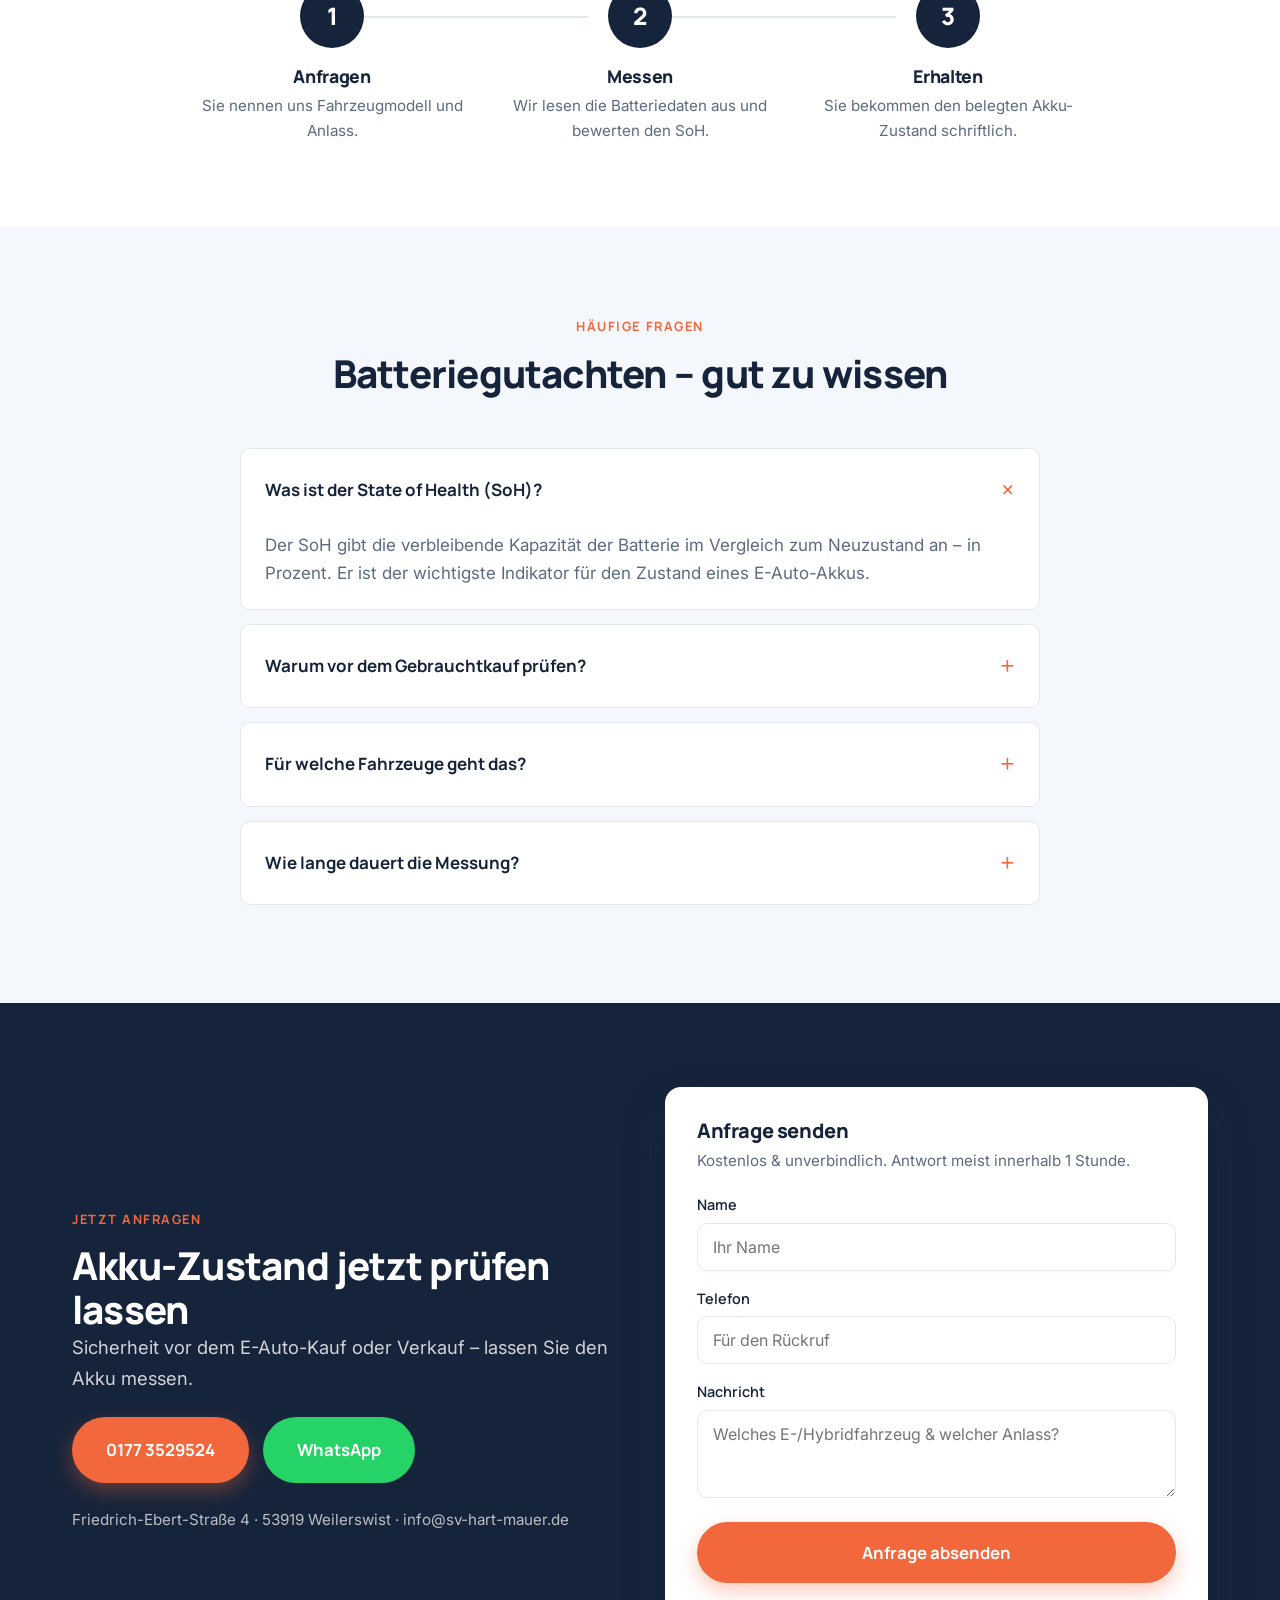
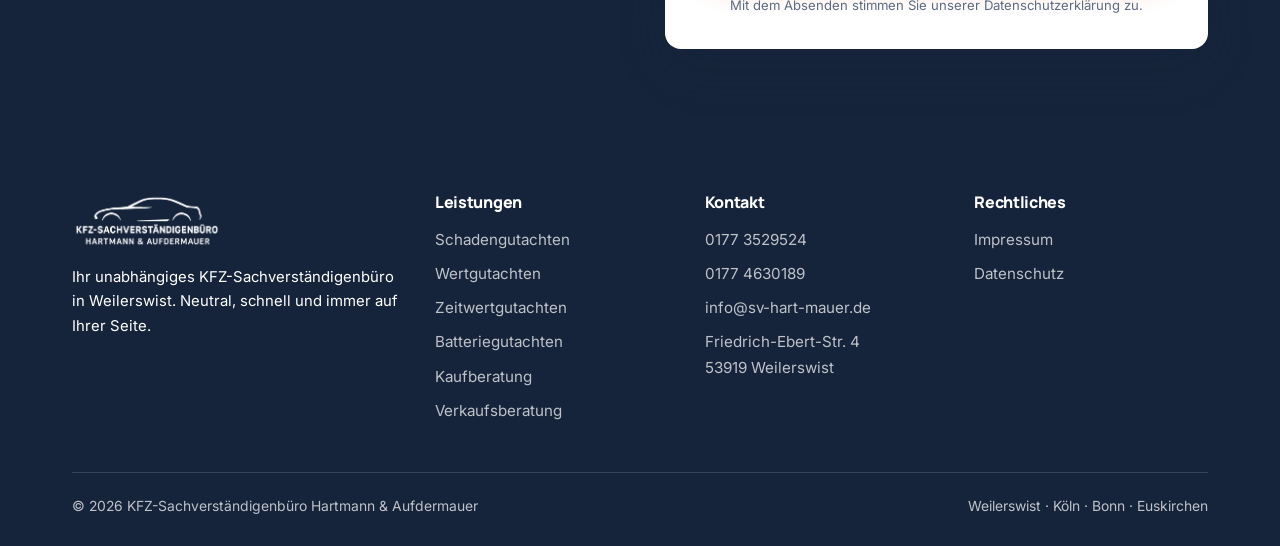
<file: batteriegutachten.html>
<!DOCTYPE html>
<html lang="de">
<head>
<meta charset="UTF-8">
<meta name="viewport" content="width=device-width, initial-scale=1">
<title>Batteriegutachten für E- & Hybridautos | Akku-Zustand prüfen – Hartmann & Aufdermauer</title>
<meta name="description" content="Batteriegutachten für E- und Hybridfahrzeuge in Weilerswist & Umgebung. Echten Akku-Zustand (State of Health) ermitteln – vor Kauf, Verkauf oder Garantie.">
<link rel="icon" href="images/logo-icon.png">
<link rel="preconnect" href="https://fonts.googleapis.com">
<link rel="preconnect" href="https://fonts.gstatic.com" crossorigin>
<link href="https://fonts.googleapis.com/css2?family=Inter:wght@400;500;600&family=Manrope:wght@600;700;800&display=swap" rel="stylesheet">
<link rel="stylesheet" href="css/style.css">
</head>
<body>

<header class="header">
  <div class="container header-inner">
    <a class="logo" href="index.html"><img src="images/logo-quer.png" alt="KFZ-Sachverstaendigenbuero Hartmann & Aufdermauer"></a>
    <input type="checkbox" id="navtoggle" class="nav-toggle">
    <nav class="nav">
      <div class="nav-item has-dropdown">
        <a href="index.html#leistungen" class="nav-trigger">Leistungen</a>
        <div class="dropdown">
          <a href="schadengutachten.html">Schadengutachten</a>
          <a href="wertgutachten.html">Wertgutachten</a>
          <a href="zeitwertgutachten.html">Zeitwertgutachten</a>
          <a href="batteriegutachten.html">Batteriegutachten</a>
          <a href="kaufberatung.html">Kaufberatung</a>
          <a href="verkaufsberatung.html">Verkaufsberatung</a>
        </div>
      </div>
      <a href="index.html#ablauf">Ablauf</a>
      <a href="index.html#team">&Uuml;ber uns</a>
      <a href="index.html#bewertungen">Bewertungen</a>
      <a href="#kontakt">Kontakt</a>
    </nav>
    <div class="header-cta">
      <a class="header-phone" href="tel:+491773529524"><svg viewBox="0 0 24 24" fill="none" stroke="currentColor" stroke-width="2"><path d="M22 16.92v3a2 2 0 0 1-2.18 2 19.79 19.79 0 0 1-8.63-3.07 19.5 19.5 0 0 1-6-6 19.79 19.79 0 0 1-3.07-8.67A2 2 0 0 1 4.11 2h3a2 2 0 0 1 2 1.72c.13.96.36 1.9.7 2.81a2 2 0 0 1-.45 2.11L8.09 9.91a16 16 0 0 0 6 6l1.27-1.27a2 2 0 0 1 2.11-.45c.9.34 1.85.57 2.81.7A2 2 0 0 1 22 16.92z" stroke-linecap="round" stroke-linejoin="round"/></svg> 0177 3529524</a>
      <a class="btn btn-primary" href="#kontakt">Termin anfragen</a>
      <label for="navtoggle" class="nav-toggle-label"><span></span><span></span><span></span></label>
    </div>
  </div>
</header>

<section class="lp-hero">
  <div class="container lp-hero-grid">
    <div>
      <div class="breadcrumb"><a href="index.html">Start</a> &rsaquo; <a href="index.html#leistungen">Leistungen</a> &rsaquo; Batteriegutachten</div>
      <span class="eyebrow">Batteriegutachten</span>
      <h1>Wie gesund ist der <span>Akku</span> wirklich?</h1>
      <p class="lead">Wir ermitteln den echten Zustand (State of Health) der Hochvoltbatterie Ihres E- oder Hybridfahrzeugs – objektiv und messbar.</p>
      <ul class="lp-points">
        <li><svg viewBox="0 0 24 24" fill="none" stroke="currentColor" stroke-width="2.2"><path d="M20 6L9 17l-5-5" stroke-linecap="round" stroke-linejoin="round"/></svg> Echter Akku-Zustand statt Bauchgefühl</li>
        <li><svg viewBox="0 0 24 24" fill="none" stroke="currentColor" stroke-width="2.2"><path d="M20 6L9 17l-5-5" stroke-linecap="round" stroke-linejoin="round"/></svg> Wichtig vor Kauf eines gebrauchten E-Autos</li>
        <li><svg viewBox="0 0 24 24" fill="none" stroke="currentColor" stroke-width="2.2"><path d="M20 6L9 17l-5-5" stroke-linecap="round" stroke-linejoin="round"/></svg> Beleg für Garantie & Verkauf</li>
      </ul>
      <div class="hero-actions">
        <a class="btn btn-primary btn-lg" href="tel:+491773529524"><svg viewBox="0 0 24 24" fill="none" stroke="currentColor" stroke-width="2"><path d="M22 16.92v3a2 2 0 0 1-2.18 2 19.79 19.79 0 0 1-8.63-3.07 19.5 19.5 0 0 1-6-6 19.79 19.79 0 0 1-3.07-8.67A2 2 0 0 1 4.11 2h3a2 2 0 0 1 2 1.72c.13.96.36 1.9.7 2.81a2 2 0 0 1-.45 2.11L8.09 9.91a16 16 0 0 0 6 6l1.27-1.27a2 2 0 0 1 2.11-.45c.9.34 1.85.57 2.81.7A2 2 0 0 1 22 16.92z" stroke-linecap="round" stroke-linejoin="round"/></svg> Jetzt anrufen</a>
        <a class="btn btn-whatsapp btn-lg" href="https://wa.me/491773529524"><svg viewBox="0 0 24 24" fill="currentColor"><path d="M.057 24l1.687-6.163a11.867 11.867 0 0 1-1.587-5.946C.16 5.335 5.495 0 12.05 0a11.817 11.817 0 0 1 8.413 3.488 11.824 11.824 0 0 1 3.48 8.414c-.003 6.557-5.338 11.892-11.893 11.892a11.9 11.9 0 0 1-5.688-1.448L.057 24z"/></svg> WhatsApp</a>
      </div>
    </div>
    <div class="lp-hero-media"><img src="images/e-auto-laden-diagnose.jpg" alt="Elektrofahrzeug beim Laden mit Diagnose-Tablet: Batteriestatus 96 Prozent, sehr gut"></div>
  </div>
</section>

<section class="section" style="padding-top:56px;padding-bottom:0">
  <div class="container">
    <div class="cost-box">
      <svg viewBox="0 0 24 24" fill="none" stroke="currentColor" stroke-width="2"><path d="M12 22s8-4 8-10V5l-8-3-8 3v7c0 6 8 10 8 10z" stroke-linejoin="round"/><path d="M9 12l2 2 4-4" stroke-linecap="round" stroke-linejoin="round"/></svg>
      <div><h3>Warum der Akku-Zustand entscheidend ist</h3><p>Die Batterie ist das teuerste Bauteil eines E-Autos. Ein gemessener State-of-Health-Wert gibt Ihnen Sicherheit – ob beim Gebrauchtkauf, im Garantiefall oder beim Verkauf.</p></div>
    </div>
  </div>
</section>

<section class="section">
  <div class="container area-grid">
    <div>
      <span class="eyebrow">Wann Sie uns brauchen</span>
      <h2>Typische Situationen</h2>
      <ul class="lp-points" style="margin-top:18px">
        <li><svg viewBox="0 0 24 24" fill="none" stroke="currentColor" stroke-width="2.2"><path d="M20 6L9 17l-5-5" stroke-linecap="round" stroke-linejoin="round"/></svg> Vor dem Kauf eines gebrauchten E-/Hybridautos</li>
        <li><svg viewBox="0 0 24 24" fill="none" stroke="currentColor" stroke-width="2.2"><path d="M20 6L9 17l-5-5" stroke-linecap="round" stroke-linejoin="round"/></svg> Beim Verkauf als Wertnachweis</li>
        <li><svg viewBox="0 0 24 24" fill="none" stroke="currentColor" stroke-width="2.2"><path d="M20 6L9 17l-5-5" stroke-linecap="round" stroke-linejoin="round"/></svg> Im Garantie- oder Gewährleistungsfall</li>
        <li><svg viewBox="0 0 24 24" fill="none" stroke="currentColor" stroke-width="2.2"><path d="M20 6L9 17l-5-5" stroke-linecap="round" stroke-linejoin="round"/></svg> Bei Verdacht auf nachlassende Reichweite</li>
      </ul>
    </div>
    <img src="images/diagnose-e-fahrzeug-nahaufnahme.jpg" alt="Nahaufnahme: Ladestecker am Ladeanschluss eines E-Autos" style="border-radius:16px;box-shadow:var(--shadow)">
  </div>
</section>

<section class="section section-soft">
  <div class="container">
    <div class="section-head center">
      <span class="eyebrow">Leistungsumfang</span>
      <h2>Das ist in Ihrem Batteriegutachten enthalten</h2>
    </div>
    <ul class="included" style="max-width:820px;margin:0 auto">
      <li><svg viewBox="0 0 24 24" fill="none" stroke="currentColor" stroke-width="2.2"><path d="M20 6L9 17l-5-5" stroke-linecap="round" stroke-linejoin="round"/></svg> Gemessener State of Health (SoH) in %</li>
      <li><svg viewBox="0 0 24 24" fill="none" stroke="currentColor" stroke-width="2.2"><path d="M20 6L9 17l-5-5" stroke-linecap="round" stroke-linejoin="round"/></svg> Auslesen relevanter Batteriedaten</li>
      <li><svg viewBox="0 0 24 24" fill="none" stroke="currentColor" stroke-width="2.2"><path d="M20 6L9 17l-5-5" stroke-linecap="round" stroke-linejoin="round"/></svg> Einordnung von Reichweite & Kapazität</li>
      <li><svg viewBox="0 0 24 24" fill="none" stroke="currentColor" stroke-width="2.2"><path d="M20 6L9 17l-5-5" stroke-linecap="round" stroke-linejoin="round"/></svg> Bewertung im Vergleich zum Neuzustand</li>
      <li><svg viewBox="0 0 24 24" fill="none" stroke="currentColor" stroke-width="2.2"><path d="M20 6L9 17l-5-5" stroke-linecap="round" stroke-linejoin="round"/></svg> Foto- & Datendokumentation</li>
      <li><svg viewBox="0 0 24 24" fill="none" stroke="currentColor" stroke-width="2.2"><path d="M20 6L9 17l-5-5" stroke-linecap="round" stroke-linejoin="round"/></svg> Schriftliches, unterzeichnetes Gutachten</li>
    </ul>
    <figure style="max-width:560px;margin:38px auto 0;text-align:center"><img src="images/akku-gesundheit-anzeige.jpg" alt="Grafik: State-of-Health-Anzeige" style="width:100%;border-radius:var(--radius);box-shadow:var(--shadow)"></figure>
  </div>
</section>

<section class="section">
  <div class="container">
    <div class="section-head center"><span class="eyebrow">Ablauf</span><h2>In 3 Schritten zum Ergebnis</h2></div>
    <div class="steps" style="grid-template-columns:repeat(3,1fr);max-width:900px;margin:0 auto">
      <div class="step"><div class="step-num">1</div><h3>Anfragen</h3><p>Sie nennen uns Fahrzeugmodell und Anlass.</p></div>
      <div class="step"><div class="step-num">2</div><h3>Messen</h3><p>Wir lesen die Batteriedaten aus und bewerten den SoH.</p></div>
      <div class="step"><div class="step-num">3</div><h3>Erhalten</h3><p>Sie bekommen den belegten Akku-Zustand schriftlich.</p></div>
    </div>
  </div>
</section>

<section class="section section-soft">
  <div class="container">
    <div class="section-head center"><span class="eyebrow">H&auml;ufige Fragen</span><h2>Batteriegutachten – gut zu wissen</h2></div>
    <div class="faq">
      <details open><summary>Was ist der State of Health (SoH)?</summary><p>Der SoH gibt die verbleibende Kapazität der Batterie im Vergleich zum Neuzustand an – in Prozent. Er ist der wichtigste Indikator für den Zustand eines E-Auto-Akkus.</p></details>
      <details><summary>Warum vor dem Gebrauchtkauf prüfen?</summary><p>Weil die Batterie das teuerste Bauteil ist. Ein schwacher Akku kann tausende Euro kosten – ein Gutachten schützt Sie vor einem Fehlkauf.</p></details>
      <details><summary>Für welche Fahrzeuge geht das?</summary><p>Für gängige Elektro- und Hybridfahrzeuge. Nennen Sie uns Marke und Modell – wir prüfen die Möglichkeit.</p></details>
      <details><summary>Wie lange dauert die Messung?</summary><p>Die Begutachtung ist meist in kurzer Zeit erledigt; das schriftliche Gutachten folgt zeitnah.</p></details>
    </div>
  </div>
</section>

<section class="section cta-band" id="kontakt">
  <div class="container cta-grid">
    <div>
      <span class="eyebrow">Jetzt anfragen</span>
      <h2>Akku-Zustand jetzt prüfen lassen</h2>
      <p class="lead">Sicherheit vor dem E-Auto-Kauf oder Verkauf – lassen Sie den Akku messen.</p>
      <div class="hero-actions" style="margin-top:24px">
        <a class="btn btn-primary btn-lg" href="tel:+491773529524">0177 3529524</a>
        <a class="btn btn-whatsapp btn-lg" href="https://wa.me/491773529524">WhatsApp</a>
      </div>
      <p style="color:rgba(255,255,255,.7);margin-top:24px;font-size:.95rem">Friedrich-Ebert-Stra&szlig;e 4 &middot; 53919 Weilerswist &middot; info@sv-hart-mauer.de</p>
    </div>
    <div class="form-card">
      <h3>Anfrage senden</h3>
      <p class="sub">Kostenlos & unverbindlich. Antwort meist innerhalb 1 Stunde.</p>
      <form class="lead-form">
        <input type="hidden" name="subject" value="Neue Anfrage: Batteriegutachten">
        <input type="hidden" name="from_name" value="Website-Formular Hartmann &amp; Aufdermauer">
        <input type="checkbox" name="botcheck" class="honeypot-field" tabindex="-1" autocomplete="off">
        <div class="field"><label>Name</label><input type="text" name="name" placeholder="Ihr Name" required></div>
        <div class="field"><label>Telefon</label><input type="tel" name="phone" placeholder="F&uuml;r den R&uuml;ckruf" required></div>
        <div class="field"><label>Nachricht</label><textarea rows="3" name="message" placeholder="Welches E-/Hybridfahrzeug & welcher Anlass?"></textarea></div>
        <button class="btn btn-primary btn-block btn-lg" type="submit">Anfrage absenden</button>
        <p class="form-feedback" aria-live="polite"></p>
        <p class="form-fineprint">Mit dem Absenden stimmen Sie unserer Datenschutzerkl&auml;rung zu.</p>
      </form>
    </div>
  </div>
</section>

<footer class="footer">
  <div class="container">
    <div class="footer-grid">
      <div>
        <img src="images/logo-quer.png" alt="Hartmann & Aufdermauer">
        <p style="font-size:.93rem">Ihr unabh&auml;ngiges KFZ-Sachverst&auml;ndigenb&uuml;ro in Weilerswist. Neutral, schnell und immer auf Ihrer Seite.</p>
      </div>
      <div>
        <h4>Leistungen</h4>
        <a href="schadengutachten.html">Schadengutachten</a>
        <a href="wertgutachten.html">Wertgutachten</a>
        <a href="zeitwertgutachten.html">Zeitwertgutachten</a>
        <a href="batteriegutachten.html">Batteriegutachten</a>
        <a href="kaufberatung.html">Kaufberatung</a>
        <a href="verkaufsberatung.html">Verkaufsberatung</a>
      </div>
      <div>
        <h4>Kontakt</h4>
        <a href="tel:+491773529524">0177 3529524</a>
        <a href="tel:+491774630189">0177 4630189</a>
        <a href="mailto:info@sv-hart-mauer.de">info@sv-hart-mauer.de</a>
        <a href="#">Friedrich-Ebert-Str. 4<br>53919 Weilerswist</a>
      </div>
      <div>
        <h4>Rechtliches</h4>
        <a href="impressum.html">Impressum</a>
        <a href="datenschutz.html">Datenschutz</a>
      </div>
    </div>
    <div class="footer-bottom">
      <span>&copy; 2026 KFZ-Sachverst&auml;ndigenb&uuml;ro Hartmann & Aufdermauer</span>
      <span>Weilerswist &middot; K&ouml;ln &middot; Bonn &middot; Euskirchen</span>
    </div>
  </div>
</footer>

<div class="mobile-bar">
  <a class="mb-call" href="tel:+491773529524"><svg viewBox="0 0 24 24" fill="none" stroke="currentColor" stroke-width="2"><path d="M22 16.92v3a2 2 0 0 1-2.18 2 19.79 19.79 0 0 1-8.63-3.07 19.5 19.5 0 0 1-6-6 19.79 19.79 0 0 1-3.07-8.67A2 2 0 0 1 4.11 2h3a2 2 0 0 1 2 1.72c.13.96.36 1.9.7 2.81a2 2 0 0 1-.45 2.11L8.09 9.91a16 16 0 0 0 6 6l1.27-1.27a2 2 0 0 1 2.11-.45c.9.34 1.85.57 2.81.7A2 2 0 0 1 22 16.92z" stroke-linecap="round" stroke-linejoin="round"/></svg> Anrufen</a>
  <a class="mb-wa" href="https://wa.me/491773529524"><svg viewBox="0 0 24 24" fill="currentColor"><path d="M.057 24l1.687-6.163a11.867 11.867 0 0 1-1.587-5.946C.16 5.335 5.495 0 12.05 0a11.817 11.817 0 0 1 8.413 3.488 11.824 11.824 0 0 1 3.48 8.414c-.003 6.557-5.338 11.892-11.893 11.892a11.9 11.9 0 0 1-5.688-1.448L.057 24z"/></svg> WhatsApp</a>
</div>

<script src="js/forms.js"></script>
<script>
  document.querySelectorAll('.nav a').forEach(function (a) {
    a.addEventListener('click', function () {
      var t = document.getElementById('navtoggle');
      if (t) t.checked = false;
    });
  });
</script>

</body>
</html>
</file>
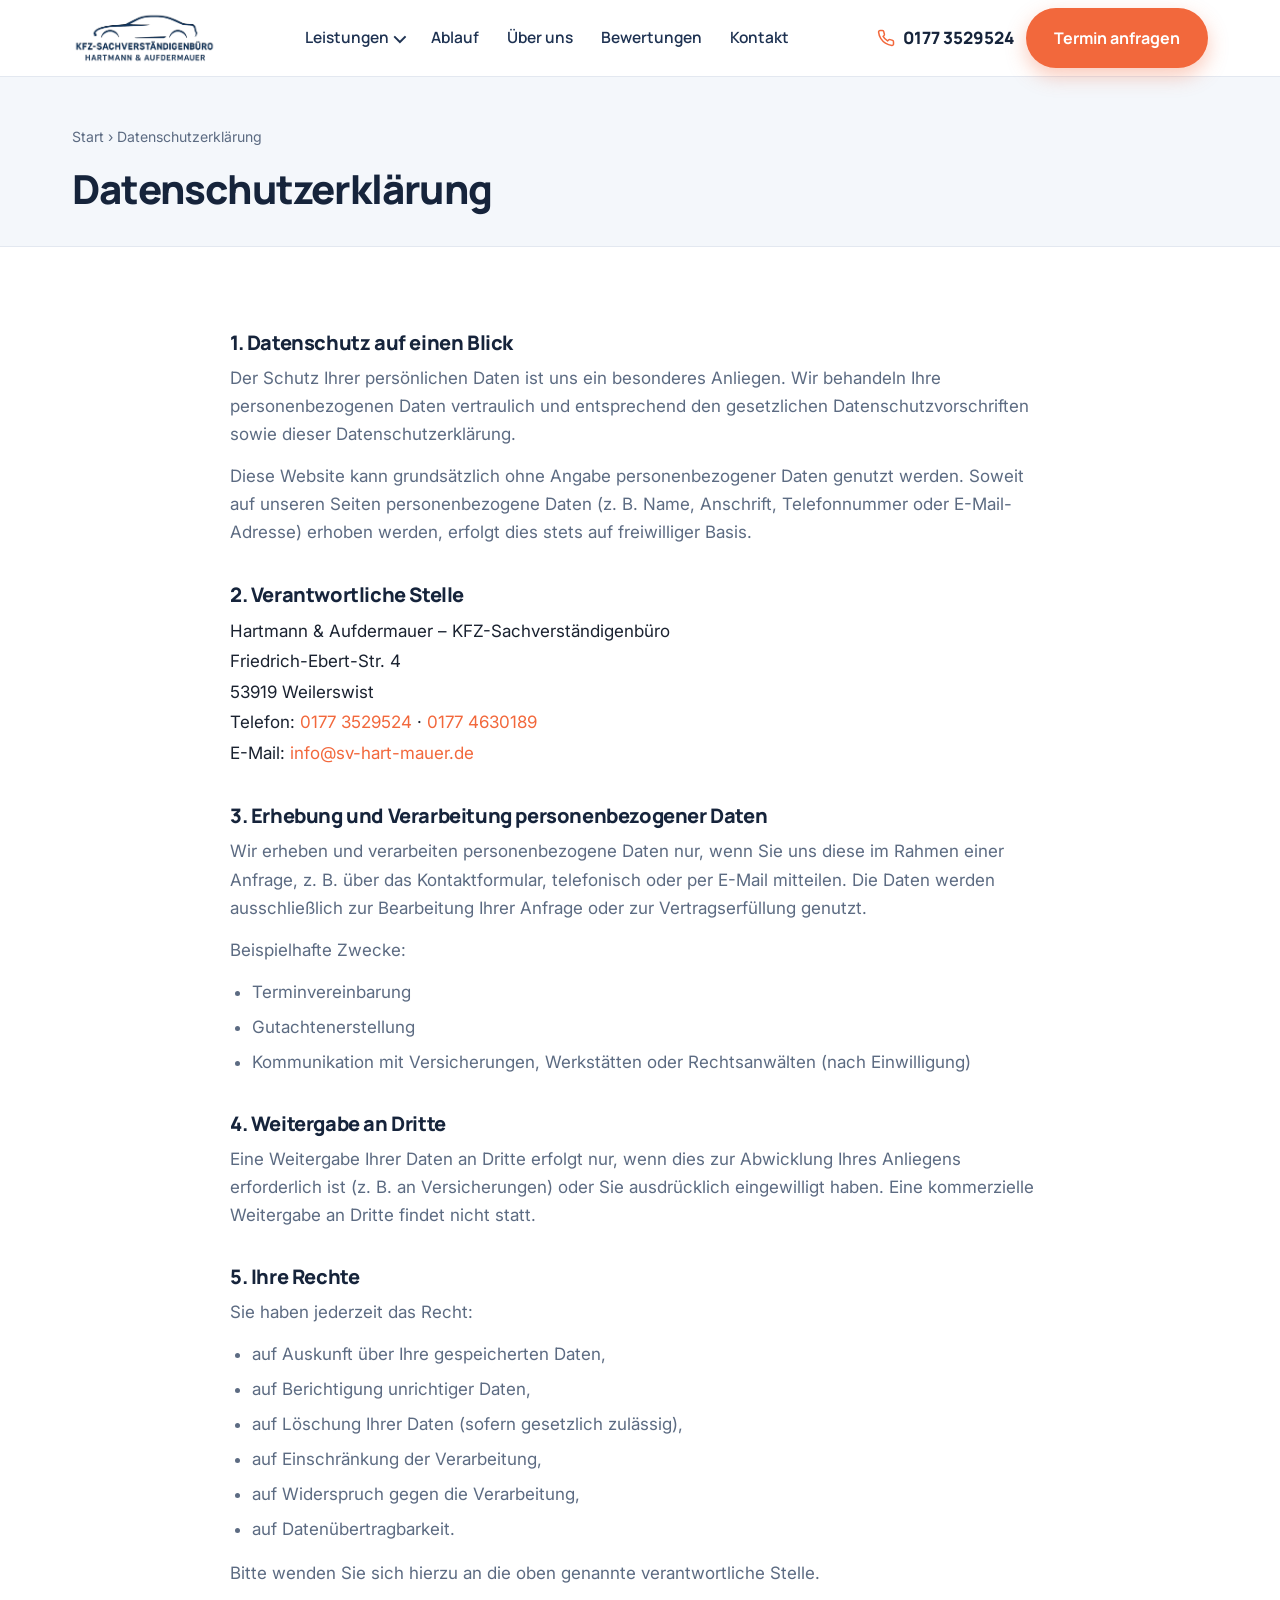
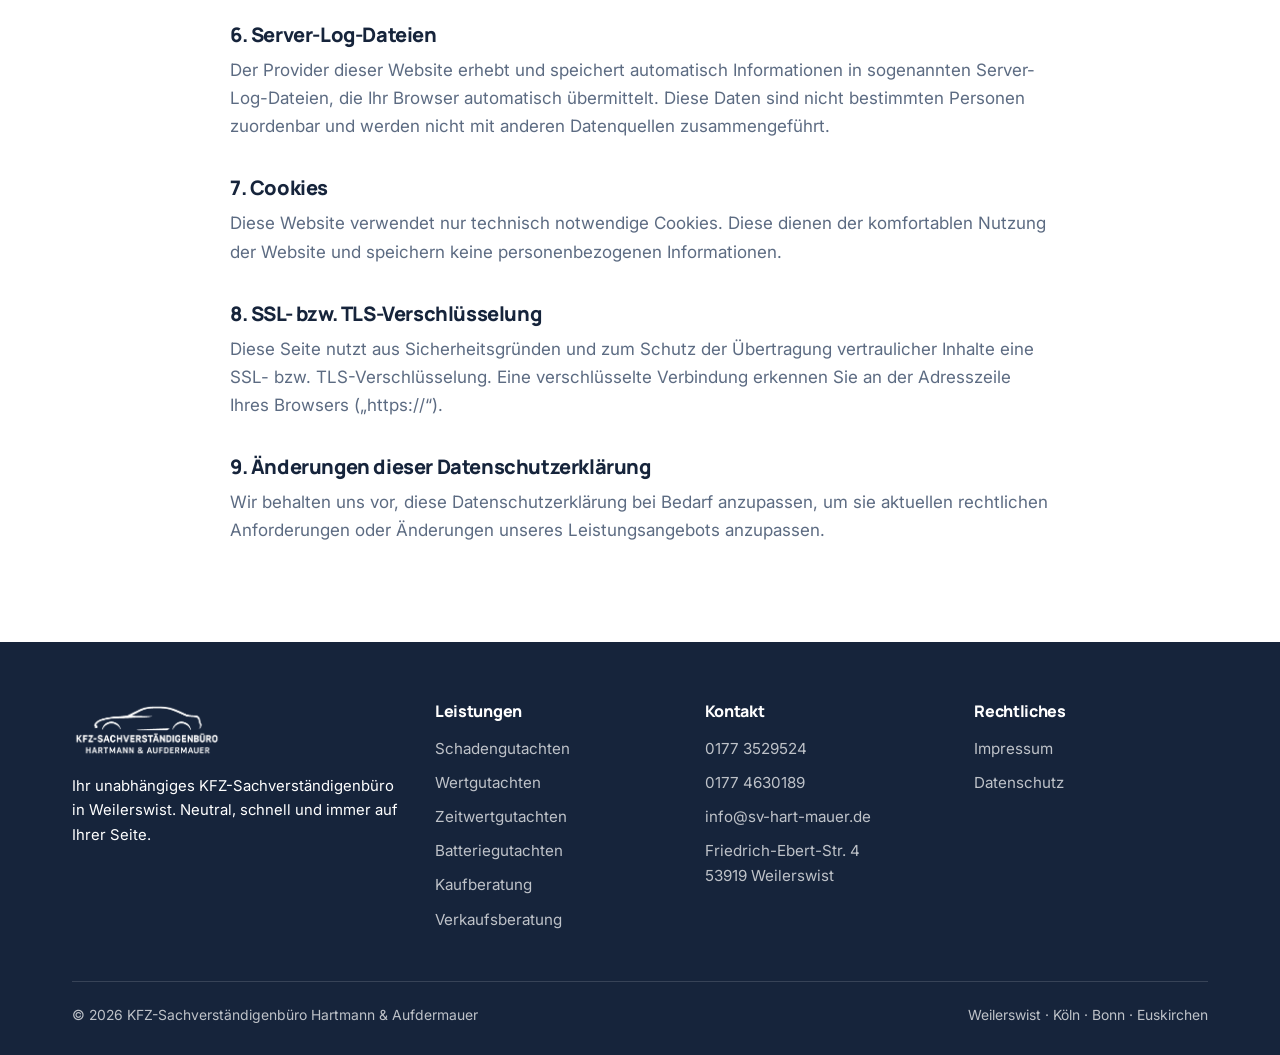
<file: datenschutz.html>
<!DOCTYPE html>
<html lang="de">
<head>
<meta charset="UTF-8">
<meta name="viewport" content="width=device-width, initial-scale=1">
<title>Datenschutzerklärung | KFZ-Sachverständigenbüro Hartmann & Aufdermauer</title>
<meta name="description" content="Datenschutzerklärung des KFZ-Sachverständigenbüros Hartmann & Aufdermauer, Weilerswist.">
<meta name="robots" content="noindex">
<link rel="icon" href="images/logo-icon.png">
<link rel="preconnect" href="https://fonts.googleapis.com">
<link rel="preconnect" href="https://fonts.gstatic.com" crossorigin>
<link href="https://fonts.googleapis.com/css2?family=Inter:wght@400;500;600&family=Manrope:wght@600;700;800&display=swap" rel="stylesheet">
<link rel="stylesheet" href="css/style.css">
</head>
<body>

<header class="header">
  <div class="container header-inner">
    <a class="logo" href="index.html"><img src="images/logo-quer.png" alt="KFZ-Sachverständigenbüro Hartmann & Aufdermauer"></a>
    <input type="checkbox" id="navtoggle" class="nav-toggle">
    <nav class="nav">
      <div class="nav-item has-dropdown">
        <a href="index.html#leistungen" class="nav-trigger">Leistungen</a>
        <div class="dropdown">
          <a href="schadengutachten.html">Schadengutachten</a>
          <a href="wertgutachten.html">Wertgutachten</a>
          <a href="zeitwertgutachten.html">Zeitwertgutachten</a>
          <a href="batteriegutachten.html">Batteriegutachten</a>
          <a href="kaufberatung.html">Kaufberatung</a>
          <a href="verkaufsberatung.html">Verkaufsberatung</a>
        </div>
      </div>
      <a href="index.html#ablauf">Ablauf</a>
      <a href="index.html#team">Über uns</a>
      <a href="index.html#bewertungen">Bewertungen</a>
      <a href="index.html#kontakt">Kontakt</a>
    </nav>
    <div class="header-cta">
      <a class="header-phone" href="tel:+491773529524">
        <svg viewBox="0 0 24 24" fill="none" stroke="currentColor" stroke-width="2"><path d="M22 16.92v3a2 2 0 0 1-2.18 2 19.79 19.79 0 0 1-8.63-3.07 19.5 19.5 0 0 1-6-6 19.79 19.79 0 0 1-3.07-8.67A2 2 0 0 1 4.11 2h3a2 2 0 0 1 2 1.72c.13.96.36 1.9.7 2.81a2 2 0 0 1-.45 2.11L8.09 9.91a16 16 0 0 0 6 6l1.27-1.27a2 2 0 0 1 2.11-.45c.9.34 1.85.57 2.81.7A2 2 0 0 1 22 16.92z" stroke-linecap="round" stroke-linejoin="round"/></svg>
        0177 3529524
      </a>
      <a class="btn btn-primary" href="index.html#kontakt">Termin anfragen</a>
      <label for="navtoggle" class="nav-toggle-label"><span></span><span></span><span></span></label>
    </div>
  </div>
</header>

<section class="page-hero">
  <div class="container">
    <div class="breadcrumb"><a href="index.html">Start</a> › Datenschutzerklärung</div>
    <h1>Datenschutzerklärung</h1>
  </div>
</section>

<section class="section">
  <div class="container">
    <div class="legal">
      <h2>1. Datenschutz auf einen Blick</h2>
      <p>Der Schutz Ihrer persönlichen Daten ist uns ein besonderes Anliegen. Wir behandeln Ihre personenbezogenen Daten vertraulich und entsprechend den gesetzlichen Datenschutzvorschriften sowie dieser Datenschutzerklärung.</p>
      <p>Diese Website kann grundsätzlich ohne Angabe personenbezogener Daten genutzt werden. Soweit auf unseren Seiten personenbezogene Daten (z. B. Name, Anschrift, Telefonnummer oder E-Mail-Adresse) erhoben werden, erfolgt dies stets auf freiwilliger Basis.</p>

      <h2>2. Verantwortliche Stelle</h2>
      <address>
        Hartmann &amp; Aufdermauer – KFZ-Sachverständigenbüro<br>
        Friedrich-Ebert-Str. 4<br>
        53919 Weilerswist<br>
        Telefon: <a href="tel:+491773529524">0177 3529524</a> · <a href="tel:+491774630189">0177 4630189</a><br>
        E-Mail: <a href="mailto:info@sv-hart-mauer.de">info@sv-hart-mauer.de</a>
      </address>

      <h2>3. Erhebung und Verarbeitung personenbezogener Daten</h2>
      <p>Wir erheben und verarbeiten personenbezogene Daten nur, wenn Sie uns diese im Rahmen einer Anfrage, z. B. über das Kontaktformular, telefonisch oder per E-Mail mitteilen. Die Daten werden ausschließlich zur Bearbeitung Ihrer Anfrage oder zur Vertragserfüllung genutzt.</p>
      <p>Beispielhafte Zwecke:</p>
      <ul>
        <li>Terminvereinbarung</li>
        <li>Gutachtenerstellung</li>
        <li>Kommunikation mit Versicherungen, Werkstätten oder Rechtsanwälten (nach Einwilligung)</li>
      </ul>

      <h2>4. Weitergabe an Dritte</h2>
      <p>Eine Weitergabe Ihrer Daten an Dritte erfolgt nur, wenn dies zur Abwicklung Ihres Anliegens erforderlich ist (z. B. an Versicherungen) oder Sie ausdrücklich eingewilligt haben. Eine kommerzielle Weitergabe an Dritte findet nicht statt.</p>

      <h2>5. Ihre Rechte</h2>
      <p>Sie haben jederzeit das Recht:</p>
      <ul>
        <li>auf Auskunft über Ihre gespeicherten Daten,</li>
        <li>auf Berichtigung unrichtiger Daten,</li>
        <li>auf Löschung Ihrer Daten (sofern gesetzlich zulässig),</li>
        <li>auf Einschränkung der Verarbeitung,</li>
        <li>auf Widerspruch gegen die Verarbeitung,</li>
        <li>auf Datenübertragbarkeit.</li>
      </ul>
      <p>Bitte wenden Sie sich hierzu an die oben genannte verantwortliche Stelle.</p>

      <h2>6. Server-Log-Dateien</h2>
      <p>Der Provider dieser Website erhebt und speichert automatisch Informationen in sogenannten Server-Log-Dateien, die Ihr Browser automatisch übermittelt. Diese Daten sind nicht bestimmten Personen zuordenbar und werden nicht mit anderen Datenquellen zusammengeführt.</p>

      <h2>7. Cookies</h2>
      <p>Diese Website verwendet nur technisch notwendige Cookies. Diese dienen der komfortablen Nutzung der Website und speichern keine personenbezogenen Informationen.</p>

      <h2>8. SSL- bzw. TLS-Verschlüsselung</h2>
      <p>Diese Seite nutzt aus Sicherheitsgründen und zum Schutz der Übertragung vertraulicher Inhalte eine SSL- bzw. TLS-Verschlüsselung. Eine verschlüsselte Verbindung erkennen Sie an der Adresszeile Ihres Browsers („https://“).</p>

      <h2>9. Änderungen dieser Datenschutzerklärung</h2>
      <p>Wir behalten uns vor, diese Datenschutzerklärung bei Bedarf anzupassen, um sie aktuellen rechtlichen Anforderungen oder Änderungen unseres Leistungsangebots anzupassen.</p>
    </div>
  </div>
</section>

<footer class="footer">
  <div class="container">
    <div class="footer-grid">
      <div>
        <img src="images/logo-quer.png" alt="Hartmann & Aufdermauer">
        <p style="font-size:.93rem">Ihr unabhängiges KFZ-Sachverständigenbüro in Weilerswist. Neutral, schnell und immer auf Ihrer Seite.</p>
      </div>
      <div>
        <h4>Leistungen</h4>
        <a href="schadengutachten.html">Schadengutachten</a>
        <a href="wertgutachten.html">Wertgutachten</a>
        <a href="zeitwertgutachten.html">Zeitwertgutachten</a>
        <a href="batteriegutachten.html">Batteriegutachten</a>
        <a href="kaufberatung.html">Kaufberatung</a>
        <a href="verkaufsberatung.html">Verkaufsberatung</a>
      </div>
      <div>
        <h4>Kontakt</h4>
        <a href="tel:+491773529524">0177 3529524</a>
        <a href="tel:+491774630189">0177 4630189</a>
        <a href="mailto:info@sv-hart-mauer.de">info@sv-hart-mauer.de</a>
        <a href="#">Friedrich-Ebert-Str. 4<br>53919 Weilerswist</a>
      </div>
      <div>
        <h4>Rechtliches</h4>
        <a href="impressum.html">Impressum</a>
        <a href="datenschutz.html">Datenschutz</a>
      </div>
    </div>
    <div class="footer-bottom">
      <span>© 2026 KFZ-Sachverständigenbüro Hartmann & Aufdermauer</span>
      <span>Weilerswist · Köln · Bonn · Euskirchen</span>
    </div>
  </div>
</footer>

<div class="mobile-bar">
  <a class="mb-call" href="tel:+491773529524"><svg viewBox="0 0 24 24" fill="none" stroke="currentColor" stroke-width="2"><path d="M22 16.92v3a2 2 0 0 1-2.18 2 19.79 19.79 0 0 1-8.63-3.07 19.5 19.5 0 0 1-6-6 19.79 19.79 0 0 1-3.07-8.67A2 2 0 0 1 4.11 2h3a2 2 0 0 1 2 1.72c.13.96.36 1.9.7 2.81a2 2 0 0 1-.45 2.11L8.09 9.91a16 16 0 0 0 6 6l1.27-1.27a2 2 0 0 1 2.11-.45c.9.34 1.85.57 2.81.7A2 2 0 0 1 22 16.92z" stroke-linecap="round" stroke-linejoin="round"/></svg> Anrufen</a>
  <a class="mb-wa" href="https://wa.me/491773529524"><svg viewBox="0 0 24 24" fill="currentColor"><path d="M.057 24l1.687-6.163a11.867 11.867 0 0 1-1.587-5.946C.16 5.335 5.495 0 12.05 0a11.817 11.817 0 0 1 8.413 3.488 11.824 11.824 0 0 1 3.48 8.414c-.003 6.557-5.338 11.892-11.893 11.892a11.9 11.9 0 0 1-5.688-1.448L.057 24z"/></svg> WhatsApp</a>
</div>

<script>
  document.querySelectorAll('.nav a').forEach(function (a) {
    a.addEventListener('click', function () {
      var t = document.getElementById('navtoggle');
      if (t) t.checked = false;
    });
  });
</script>

</body>
</html>
</file>
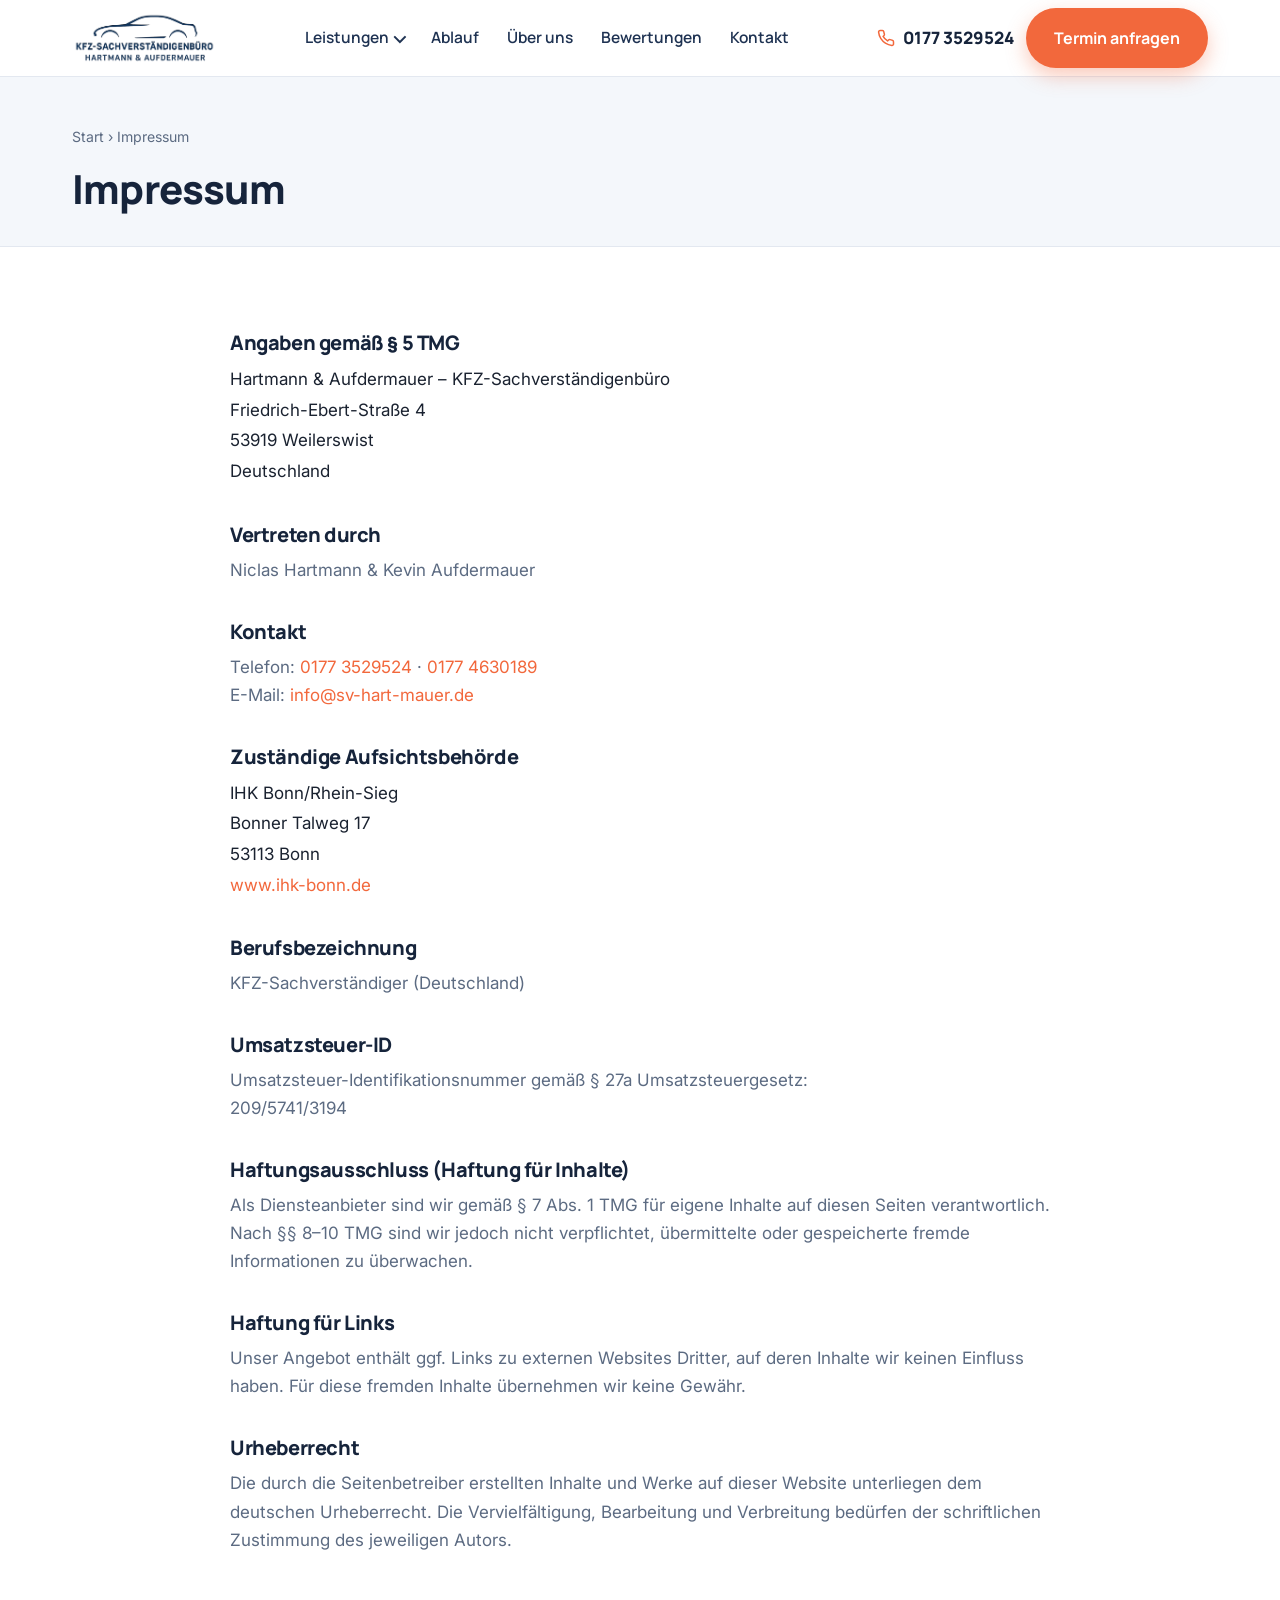
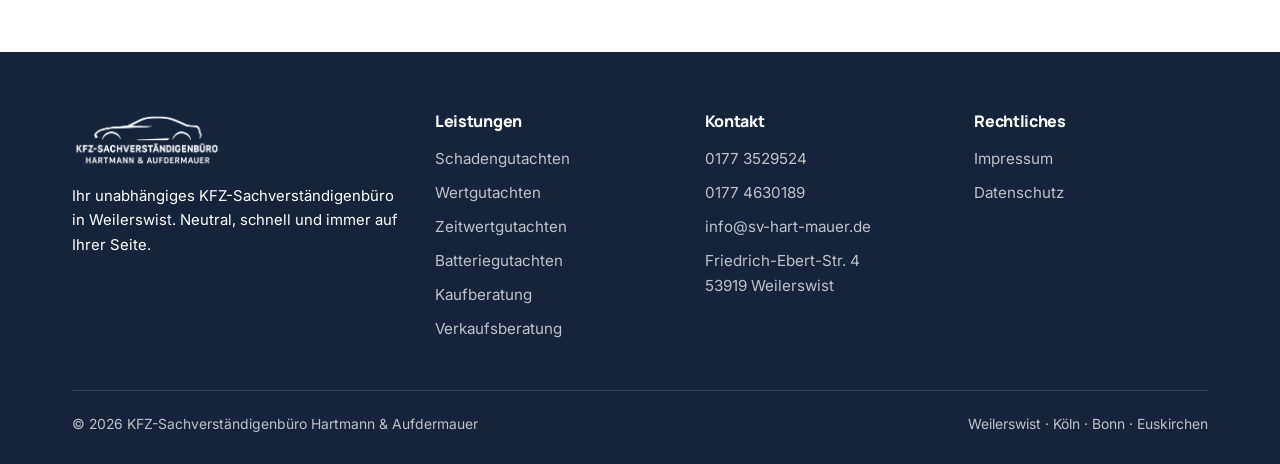
<file: impressum.html>
<!DOCTYPE html>
<html lang="de">
<head>
<meta charset="UTF-8">
<meta name="viewport" content="width=device-width, initial-scale=1">
<title>Impressum | KFZ-Sachverständigenbüro Hartmann & Aufdermauer</title>
<meta name="description" content="Impressum des KFZ-Sachverständigenbüros Hartmann & Aufdermauer, Weilerswist.">
<meta name="robots" content="noindex">
<link rel="icon" href="images/logo-icon.png">
<link rel="preconnect" href="https://fonts.googleapis.com">
<link rel="preconnect" href="https://fonts.gstatic.com" crossorigin>
<link href="https://fonts.googleapis.com/css2?family=Inter:wght@400;500;600&family=Manrope:wght@600;700;800&display=swap" rel="stylesheet">
<link rel="stylesheet" href="css/style.css">
</head>
<body>

<header class="header">
  <div class="container header-inner">
    <a class="logo" href="index.html"><img src="images/logo-quer.png" alt="KFZ-Sachverständigenbüro Hartmann & Aufdermauer"></a>
    <input type="checkbox" id="navtoggle" class="nav-toggle">
    <nav class="nav">
      <div class="nav-item has-dropdown">
        <a href="index.html#leistungen" class="nav-trigger">Leistungen</a>
        <div class="dropdown">
          <a href="schadengutachten.html">Schadengutachten</a>
          <a href="wertgutachten.html">Wertgutachten</a>
          <a href="zeitwertgutachten.html">Zeitwertgutachten</a>
          <a href="batteriegutachten.html">Batteriegutachten</a>
          <a href="kaufberatung.html">Kaufberatung</a>
          <a href="verkaufsberatung.html">Verkaufsberatung</a>
        </div>
      </div>
      <a href="index.html#ablauf">Ablauf</a>
      <a href="index.html#team">Über uns</a>
      <a href="index.html#bewertungen">Bewertungen</a>
      <a href="index.html#kontakt">Kontakt</a>
    </nav>
    <div class="header-cta">
      <a class="header-phone" href="tel:+491773529524">
        <svg viewBox="0 0 24 24" fill="none" stroke="currentColor" stroke-width="2"><path d="M22 16.92v3a2 2 0 0 1-2.18 2 19.79 19.79 0 0 1-8.63-3.07 19.5 19.5 0 0 1-6-6 19.79 19.79 0 0 1-3.07-8.67A2 2 0 0 1 4.11 2h3a2 2 0 0 1 2 1.72c.13.96.36 1.9.7 2.81a2 2 0 0 1-.45 2.11L8.09 9.91a16 16 0 0 0 6 6l1.27-1.27a2 2 0 0 1 2.11-.45c.9.34 1.85.57 2.81.7A2 2 0 0 1 22 16.92z" stroke-linecap="round" stroke-linejoin="round"/></svg>
        0177 3529524
      </a>
      <a class="btn btn-primary" href="index.html#kontakt">Termin anfragen</a>
      <label for="navtoggle" class="nav-toggle-label"><span></span><span></span><span></span></label>
    </div>
  </div>
</header>

<section class="page-hero">
  <div class="container">
    <div class="breadcrumb"><a href="index.html">Start</a> › Impressum</div>
    <h1>Impressum</h1>
  </div>
</section>

<section class="section">
  <div class="container">
    <div class="legal">
      <h2>Angaben gemäß § 5 TMG</h2>
      <address>
        Hartmann &amp; Aufdermauer – KFZ-Sachverständigenbüro<br>
        Friedrich-Ebert-Straße 4<br>
        53919 Weilerswist<br>
        Deutschland
      </address>

      <h2>Vertreten durch</h2>
      <p>Niclas Hartmann &amp; Kevin Aufdermauer</p>

      <h2>Kontakt</h2>
      <p>
        Telefon: <a href="tel:+491773529524">0177 3529524</a> · <a href="tel:+491774630189">0177 4630189</a><br>
        E-Mail: <a href="mailto:info@sv-hart-mauer.de">info@sv-hart-mauer.de</a>
      </p>

      <h2>Zuständige Aufsichtsbehörde</h2>
      <address>
        IHK Bonn/Rhein-Sieg<br>
        Bonner Talweg 17<br>
        53113 Bonn<br>
        <a href="https://www.ihk-bonn.de" target="_blank" rel="noopener">www.ihk-bonn.de</a>
      </address>

      <h2>Berufsbezeichnung</h2>
      <p>KFZ-Sachverständiger (Deutschland)</p>

      <h2>Umsatzsteuer-ID</h2>
      <p>Umsatzsteuer-Identifikationsnummer gemäß § 27a Umsatzsteuergesetz:<br>209/5741/3194</p>

      <h2>Haftungsausschluss (Haftung für Inhalte)</h2>
      <p>Als Diensteanbieter sind wir gemäß § 7 Abs. 1 TMG für eigene Inhalte auf diesen Seiten verantwortlich. Nach §§ 8–10 TMG sind wir jedoch nicht verpflichtet, übermittelte oder gespeicherte fremde Informationen zu überwachen.</p>

      <h2>Haftung für Links</h2>
      <p>Unser Angebot enthält ggf. Links zu externen Websites Dritter, auf deren Inhalte wir keinen Einfluss haben. Für diese fremden Inhalte übernehmen wir keine Gewähr.</p>

      <h2>Urheberrecht</h2>
      <p>Die durch die Seitenbetreiber erstellten Inhalte und Werke auf dieser Website unterliegen dem deutschen Urheberrecht. Die Vervielfältigung, Bearbeitung und Verbreitung bedürfen der schriftlichen Zustimmung des jeweiligen Autors.</p>
    </div>
  </div>
</section>

<footer class="footer">
  <div class="container">
    <div class="footer-grid">
      <div>
        <img src="images/logo-quer.png" alt="Hartmann & Aufdermauer">
        <p style="font-size:.93rem">Ihr unabhängiges KFZ-Sachverständigenbüro in Weilerswist. Neutral, schnell und immer auf Ihrer Seite.</p>
      </div>
      <div>
        <h4>Leistungen</h4>
        <a href="schadengutachten.html">Schadengutachten</a>
        <a href="wertgutachten.html">Wertgutachten</a>
        <a href="zeitwertgutachten.html">Zeitwertgutachten</a>
        <a href="batteriegutachten.html">Batteriegutachten</a>
        <a href="kaufberatung.html">Kaufberatung</a>
        <a href="verkaufsberatung.html">Verkaufsberatung</a>
      </div>
      <div>
        <h4>Kontakt</h4>
        <a href="tel:+491773529524">0177 3529524</a>
        <a href="tel:+491774630189">0177 4630189</a>
        <a href="mailto:info@sv-hart-mauer.de">info@sv-hart-mauer.de</a>
        <a href="#">Friedrich-Ebert-Str. 4<br>53919 Weilerswist</a>
      </div>
      <div>
        <h4>Rechtliches</h4>
        <a href="impressum.html">Impressum</a>
        <a href="datenschutz.html">Datenschutz</a>
      </div>
    </div>
    <div class="footer-bottom">
      <span>© 2026 KFZ-Sachverständigenbüro Hartmann & Aufdermauer</span>
      <span>Weilerswist · Köln · Bonn · Euskirchen</span>
    </div>
  </div>
</footer>

<div class="mobile-bar">
  <a class="mb-call" href="tel:+491773529524"><svg viewBox="0 0 24 24" fill="none" stroke="currentColor" stroke-width="2"><path d="M22 16.92v3a2 2 0 0 1-2.18 2 19.79 19.79 0 0 1-8.63-3.07 19.5 19.5 0 0 1-6-6 19.79 19.79 0 0 1-3.07-8.67A2 2 0 0 1 4.11 2h3a2 2 0 0 1 2 1.72c.13.96.36 1.9.7 2.81a2 2 0 0 1-.45 2.11L8.09 9.91a16 16 0 0 0 6 6l1.27-1.27a2 2 0 0 1 2.11-.45c.9.34 1.85.57 2.81.7A2 2 0 0 1 22 16.92z" stroke-linecap="round" stroke-linejoin="round"/></svg> Anrufen</a>
  <a class="mb-wa" href="https://wa.me/491773529524"><svg viewBox="0 0 24 24" fill="currentColor"><path d="M.057 24l1.687-6.163a11.867 11.867 0 0 1-1.587-5.946C.16 5.335 5.495 0 12.05 0a11.817 11.817 0 0 1 8.413 3.488 11.824 11.824 0 0 1 3.48 8.414c-.003 6.557-5.338 11.892-11.893 11.892a11.9 11.9 0 0 1-5.688-1.448L.057 24z"/></svg> WhatsApp</a>
</div>

<script>
  document.querySelectorAll('.nav a').forEach(function (a) {
    a.addEventListener('click', function () {
      var t = document.getElementById('navtoggle');
      if (t) t.checked = false;
    });
  });
</script>

</body>
</html>
</file>
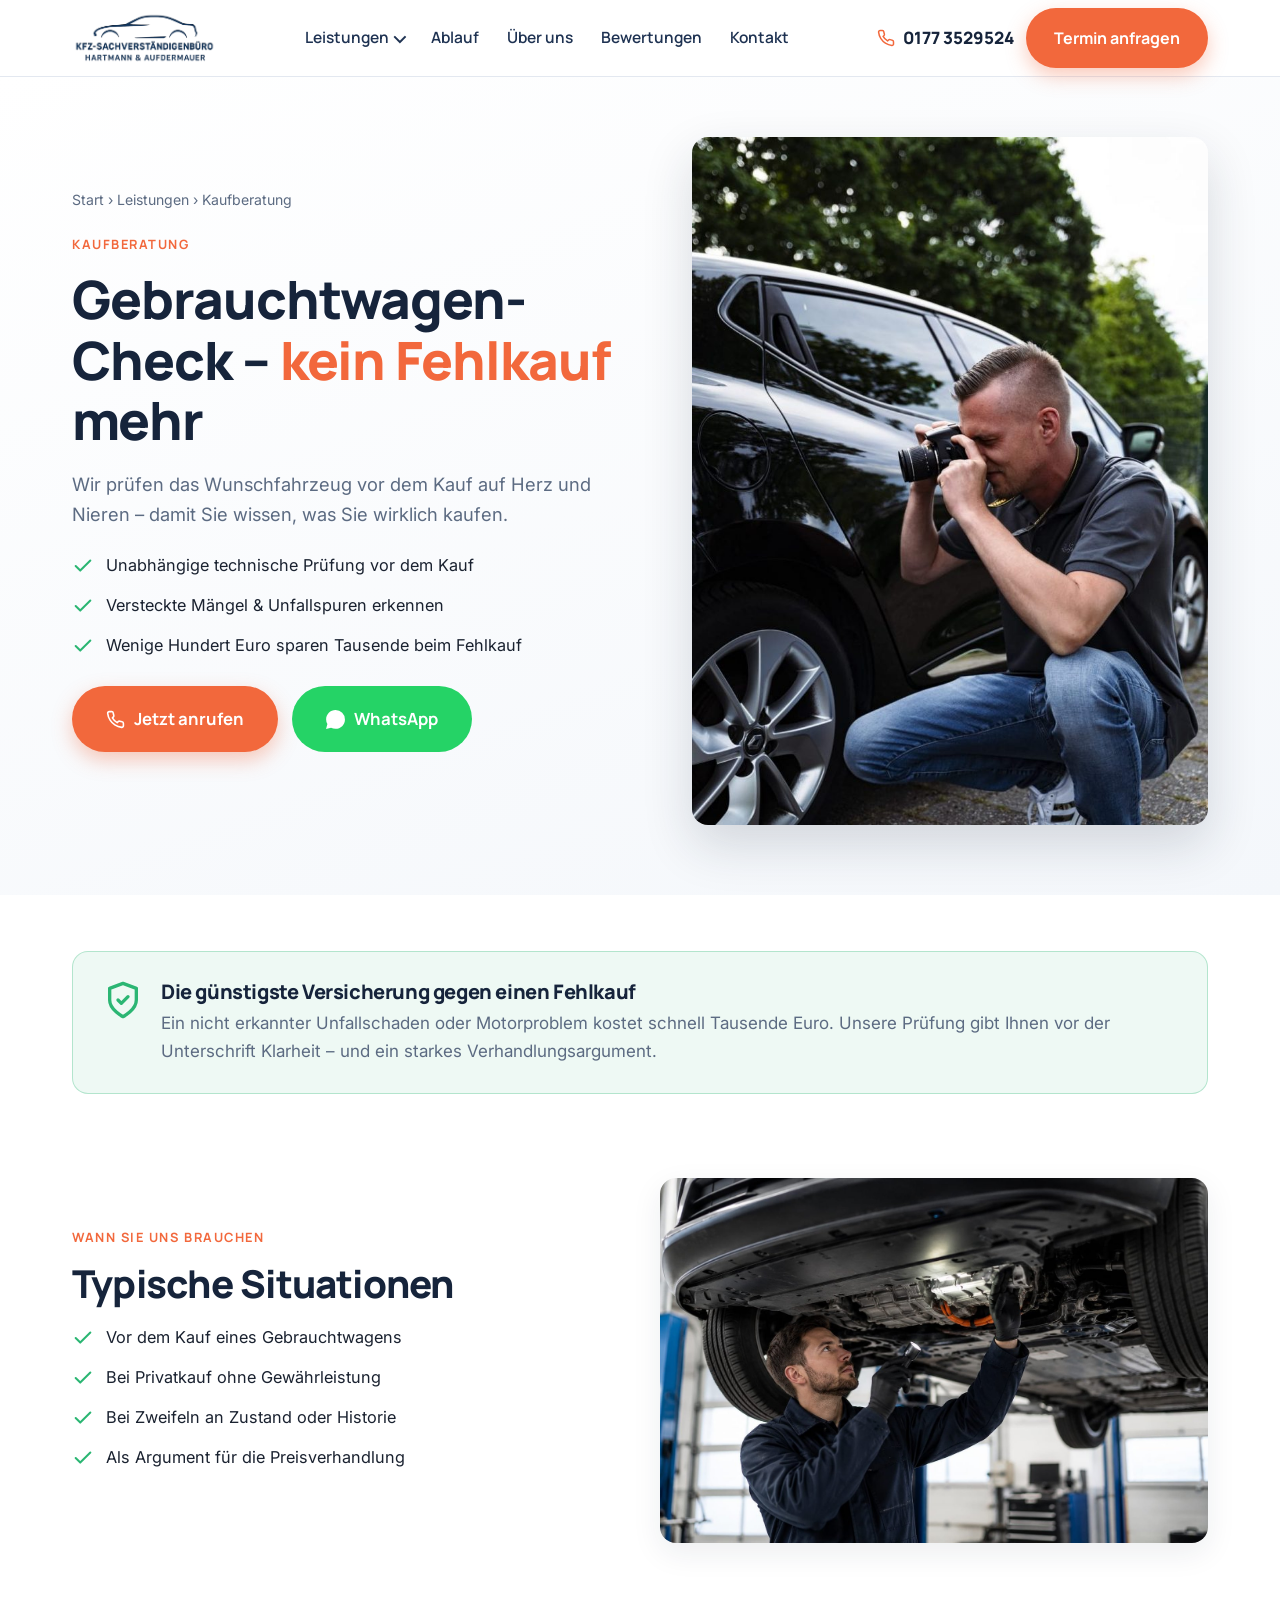
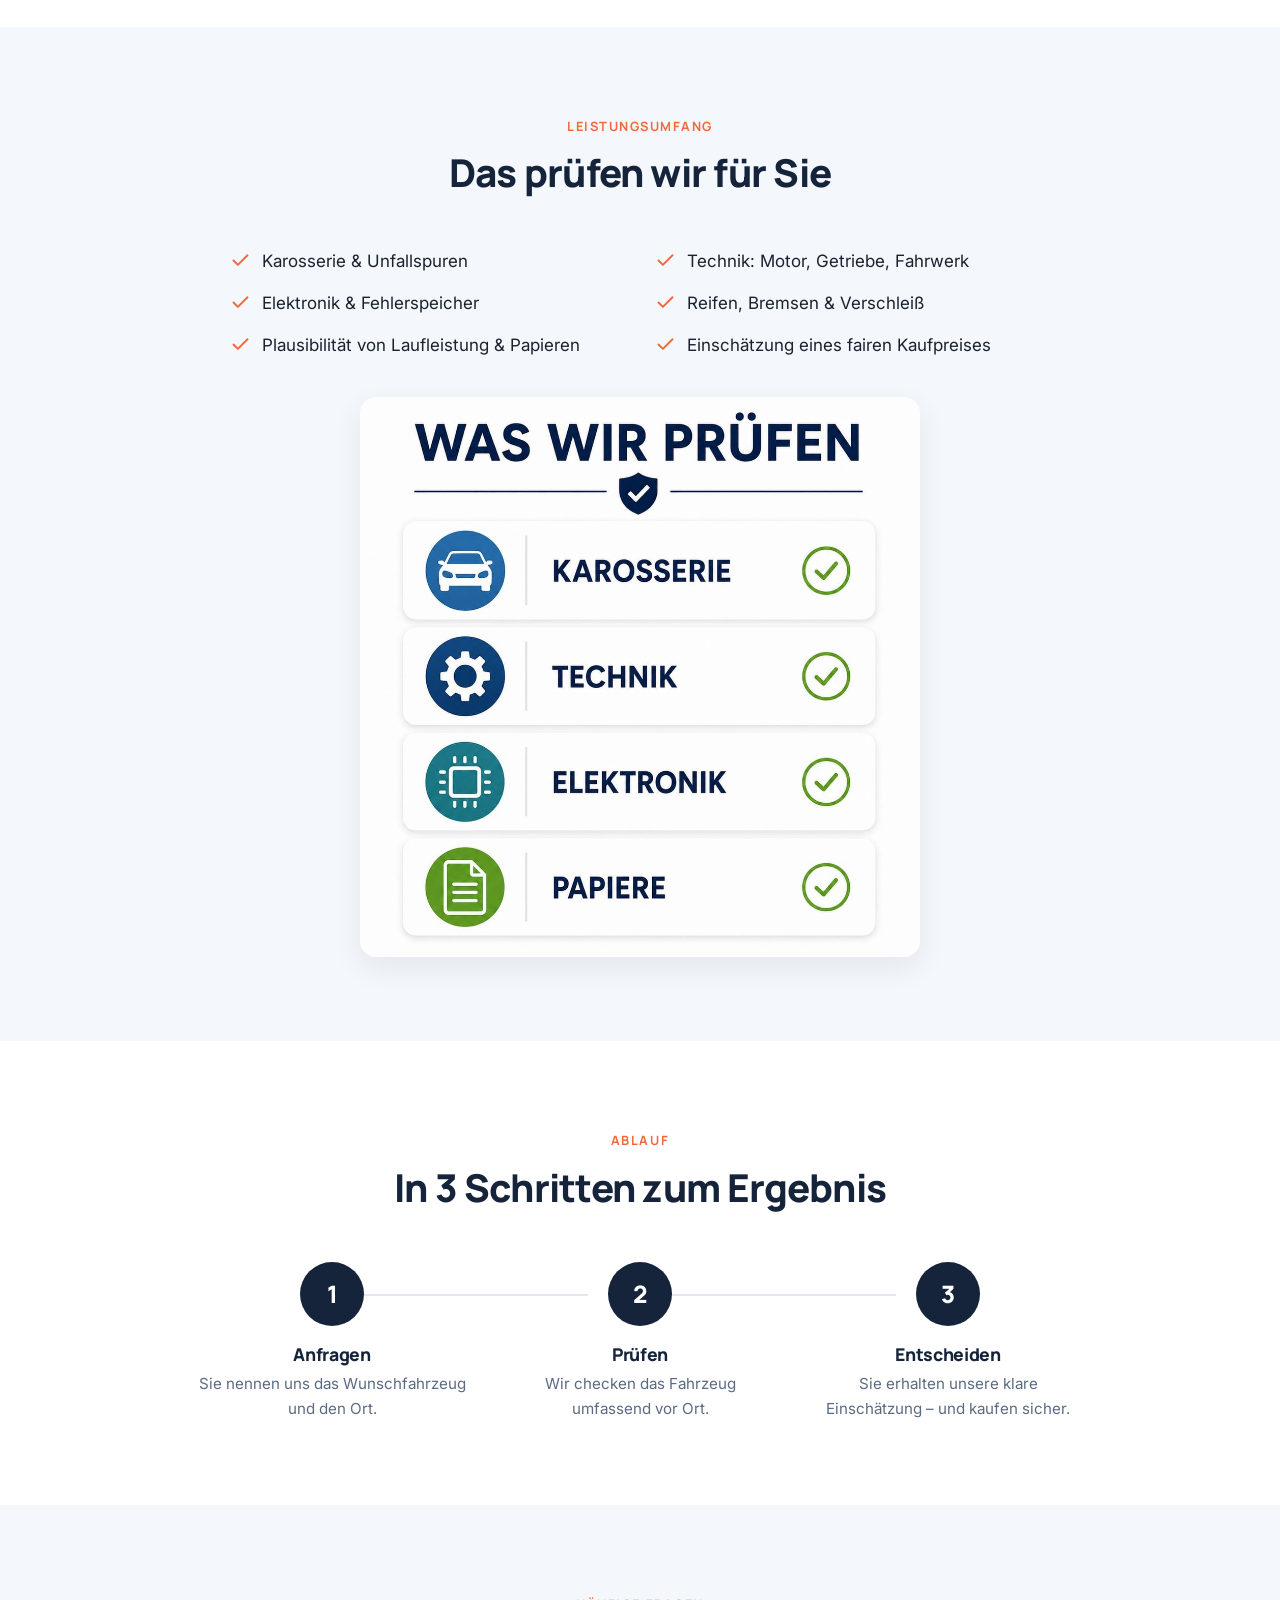
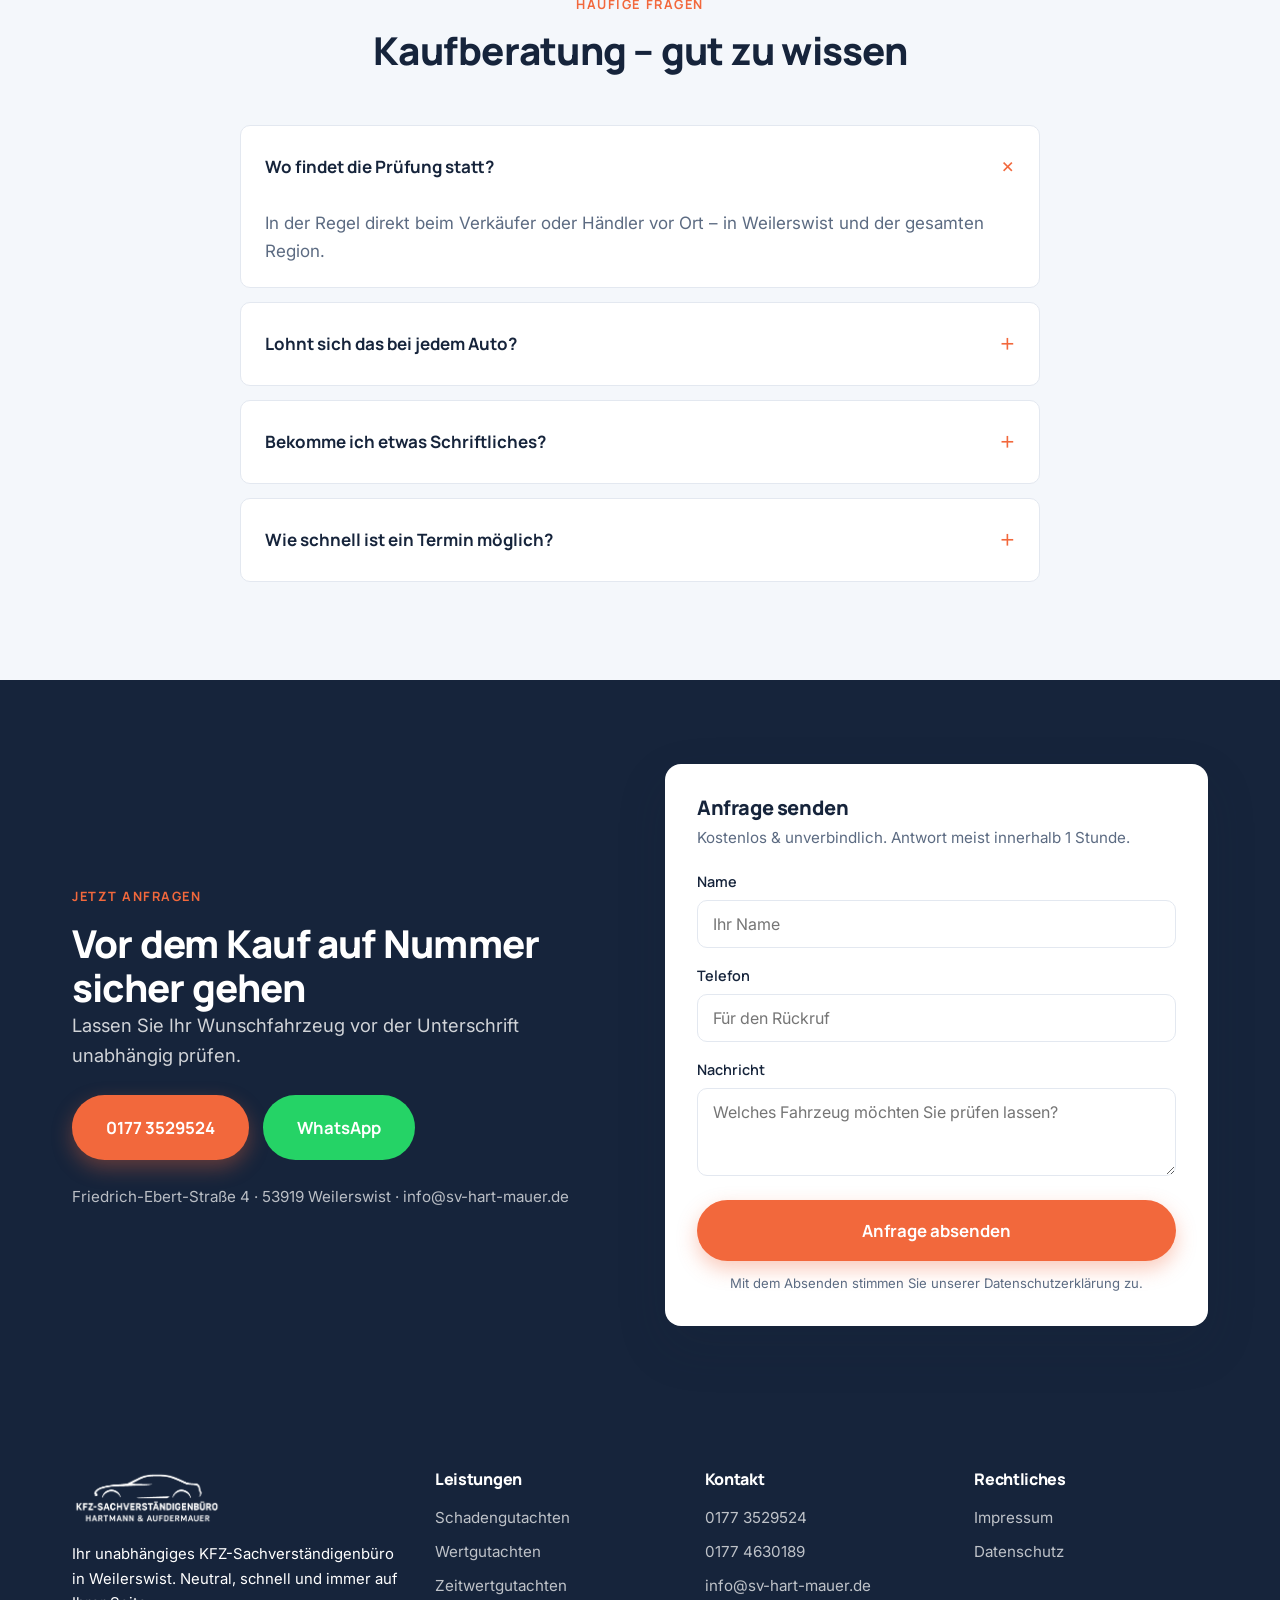
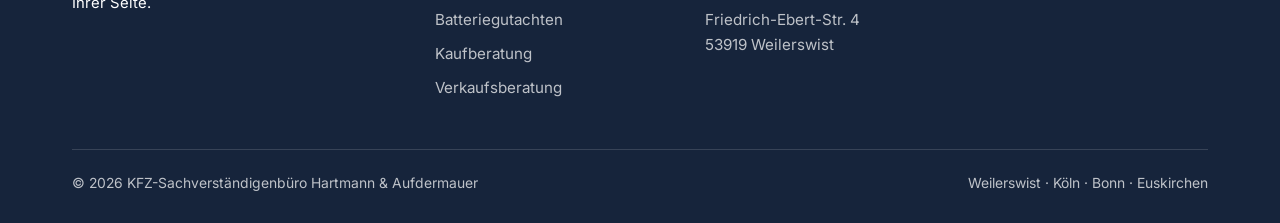
<file: kaufberatung.html>
<!DOCTYPE html>
<html lang="de">
<head>
<meta charset="UTF-8">
<meta name="viewport" content="width=device-width, initial-scale=1">
<title>Gebrauchtwagen-Check & Kaufberatung | Vor dem Kauf prüfen – Hartmann & Aufdermauer</title>
<meta name="description" content="Gebrauchtwagen-Check & Kaufberatung in Weilerswist & Umgebung. Unabhängige technische Prüfung vor dem Kauf – keine bösen Überraschungen.">
<link rel="icon" href="images/logo-icon.png">
<link rel="preconnect" href="https://fonts.googleapis.com">
<link rel="preconnect" href="https://fonts.gstatic.com" crossorigin>
<link href="https://fonts.googleapis.com/css2?family=Inter:wght@400;500;600&family=Manrope:wght@600;700;800&display=swap" rel="stylesheet">
<link rel="stylesheet" href="css/style.css">
</head>
<body>

<header class="header">
  <div class="container header-inner">
    <a class="logo" href="index.html"><img src="images/logo-quer.png" alt="KFZ-Sachverstaendigenbuero Hartmann & Aufdermauer"></a>
    <input type="checkbox" id="navtoggle" class="nav-toggle">
    <nav class="nav">
      <div class="nav-item has-dropdown">
        <a href="index.html#leistungen" class="nav-trigger">Leistungen</a>
        <div class="dropdown">
          <a href="schadengutachten.html">Schadengutachten</a>
          <a href="wertgutachten.html">Wertgutachten</a>
          <a href="zeitwertgutachten.html">Zeitwertgutachten</a>
          <a href="batteriegutachten.html">Batteriegutachten</a>
          <a href="kaufberatung.html">Kaufberatung</a>
          <a href="verkaufsberatung.html">Verkaufsberatung</a>
        </div>
      </div>
      <a href="index.html#ablauf">Ablauf</a>
      <a href="index.html#team">&Uuml;ber uns</a>
      <a href="index.html#bewertungen">Bewertungen</a>
      <a href="#kontakt">Kontakt</a>
    </nav>
    <div class="header-cta">
      <a class="header-phone" href="tel:+491773529524"><svg viewBox="0 0 24 24" fill="none" stroke="currentColor" stroke-width="2"><path d="M22 16.92v3a2 2 0 0 1-2.18 2 19.79 19.79 0 0 1-8.63-3.07 19.5 19.5 0 0 1-6-6 19.79 19.79 0 0 1-3.07-8.67A2 2 0 0 1 4.11 2h3a2 2 0 0 1 2 1.72c.13.96.36 1.9.7 2.81a2 2 0 0 1-.45 2.11L8.09 9.91a16 16 0 0 0 6 6l1.27-1.27a2 2 0 0 1 2.11-.45c.9.34 1.85.57 2.81.7A2 2 0 0 1 22 16.92z" stroke-linecap="round" stroke-linejoin="round"/></svg> 0177 3529524</a>
      <a class="btn btn-primary" href="#kontakt">Termin anfragen</a>
      <label for="navtoggle" class="nav-toggle-label"><span></span><span></span><span></span></label>
    </div>
  </div>
</header>

<section class="lp-hero">
  <div class="container lp-hero-grid">
    <div>
      <div class="breadcrumb"><a href="index.html">Start</a> &rsaquo; <a href="index.html#leistungen">Leistungen</a> &rsaquo; Kaufberatung</div>
      <span class="eyebrow">Kaufberatung</span>
      <h1>Gebrauchtwagen-Check – <span>kein Fehlkauf</span> mehr</h1>
      <p class="lead">Wir prüfen das Wunschfahrzeug vor dem Kauf auf Herz und Nieren – damit Sie wissen, was Sie wirklich kaufen.</p>
      <ul class="lp-points">
        <li><svg viewBox="0 0 24 24" fill="none" stroke="currentColor" stroke-width="2.2"><path d="M20 6L9 17l-5-5" stroke-linecap="round" stroke-linejoin="round"/></svg> Unabhängige technische Prüfung vor dem Kauf</li>
        <li><svg viewBox="0 0 24 24" fill="none" stroke="currentColor" stroke-width="2.2"><path d="M20 6L9 17l-5-5" stroke-linecap="round" stroke-linejoin="round"/></svg> Versteckte Mängel & Unfallspuren erkennen</li>
        <li><svg viewBox="0 0 24 24" fill="none" stroke="currentColor" stroke-width="2.2"><path d="M20 6L9 17l-5-5" stroke-linecap="round" stroke-linejoin="round"/></svg> Wenige Hundert Euro sparen Tausende beim Fehlkauf</li>
      </ul>
      <div class="hero-actions">
        <a class="btn btn-primary btn-lg" href="tel:+491773529524"><svg viewBox="0 0 24 24" fill="none" stroke="currentColor" stroke-width="2"><path d="M22 16.92v3a2 2 0 0 1-2.18 2 19.79 19.79 0 0 1-8.63-3.07 19.5 19.5 0 0 1-6-6 19.79 19.79 0 0 1-3.07-8.67A2 2 0 0 1 4.11 2h3a2 2 0 0 1 2 1.72c.13.96.36 1.9.7 2.81a2 2 0 0 1-.45 2.11L8.09 9.91a16 16 0 0 0 6 6l1.27-1.27a2 2 0 0 1 2.11-.45c.9.34 1.85.57 2.81.7A2 2 0 0 1 22 16.92z" stroke-linecap="round" stroke-linejoin="round"/></svg> Jetzt anrufen</a>
        <a class="btn btn-whatsapp btn-lg" href="https://wa.me/491773529524"><svg viewBox="0 0 24 24" fill="currentColor"><path d="M.057 24l1.687-6.163a11.867 11.867 0 0 1-1.587-5.946C.16 5.335 5.495 0 12.05 0a11.817 11.817 0 0 1 8.413 3.488 11.824 11.824 0 0 1 3.48 8.414c-.003 6.557-5.338 11.892-11.893 11.892a11.9 11.9 0 0 1-5.688-1.448L.057 24z"/></svg> WhatsApp</a>
      </div>
    </div>
    <div class="lp-hero-media"><img src="images/gutachter-fotografiert-fahrzeug.jpg" alt="Sachverständiger prüft ein Fahrzeug"></div>
  </div>
</section>

<section class="section" style="padding-top:56px;padding-bottom:0">
  <div class="container">
    <div class="cost-box">
      <svg viewBox="0 0 24 24" fill="none" stroke="currentColor" stroke-width="2"><path d="M12 22s8-4 8-10V5l-8-3-8 3v7c0 6 8 10 8 10z" stroke-linejoin="round"/><path d="M9 12l2 2 4-4" stroke-linecap="round" stroke-linejoin="round"/></svg>
      <div><h3>Die günstigste Versicherung gegen einen Fehlkauf</h3><p>Ein nicht erkannter Unfallschaden oder Motorproblem kostet schnell Tausende Euro. Unsere Prüfung gibt Ihnen vor der Unterschrift Klarheit – und ein starkes Verhandlungsargument.</p></div>
    </div>
  </div>
</section>

<section class="section">
  <div class="container area-grid">
    <div>
      <span class="eyebrow">Wann Sie uns brauchen</span>
      <h2>Typische Situationen</h2>
      <ul class="lp-points" style="margin-top:18px">
        <li><svg viewBox="0 0 24 24" fill="none" stroke="currentColor" stroke-width="2.2"><path d="M20 6L9 17l-5-5" stroke-linecap="round" stroke-linejoin="round"/></svg> Vor dem Kauf eines Gebrauchtwagens</li>
        <li><svg viewBox="0 0 24 24" fill="none" stroke="currentColor" stroke-width="2.2"><path d="M20 6L9 17l-5-5" stroke-linecap="round" stroke-linejoin="round"/></svg> Bei Privatkauf ohne Gewährleistung</li>
        <li><svg viewBox="0 0 24 24" fill="none" stroke="currentColor" stroke-width="2.2"><path d="M20 6L9 17l-5-5" stroke-linecap="round" stroke-linejoin="round"/></svg> Bei Zweifeln an Zustand oder Historie</li>
        <li><svg viewBox="0 0 24 24" fill="none" stroke="currentColor" stroke-width="2.2"><path d="M20 6L9 17l-5-5" stroke-linecap="round" stroke-linejoin="round"/></svg> Als Argument für die Preisverhandlung</li>
      </ul>
    </div>
    <img src="images/pruefung-unterboden-hochvolt.jpg" alt="Sachverständiger prüft Fahrzeug von unten mit Taschenlampe" style="border-radius:16px;box-shadow:var(--shadow)">
  </div>
</section>

<section class="section section-soft">
  <div class="container">
    <div class="section-head center">
      <span class="eyebrow">Leistungsumfang</span>
      <h2>Das prüfen wir für Sie</h2>
    </div>
    <ul class="included" style="max-width:820px;margin:0 auto">
      <li><svg viewBox="0 0 24 24" fill="none" stroke="currentColor" stroke-width="2.2"><path d="M20 6L9 17l-5-5" stroke-linecap="round" stroke-linejoin="round"/></svg> Karosserie & Unfallspuren</li>
      <li><svg viewBox="0 0 24 24" fill="none" stroke="currentColor" stroke-width="2.2"><path d="M20 6L9 17l-5-5" stroke-linecap="round" stroke-linejoin="round"/></svg> Technik: Motor, Getriebe, Fahrwerk</li>
      <li><svg viewBox="0 0 24 24" fill="none" stroke="currentColor" stroke-width="2.2"><path d="M20 6L9 17l-5-5" stroke-linecap="round" stroke-linejoin="round"/></svg> Elektronik & Fehlerspeicher</li>
      <li><svg viewBox="0 0 24 24" fill="none" stroke="currentColor" stroke-width="2.2"><path d="M20 6L9 17l-5-5" stroke-linecap="round" stroke-linejoin="round"/></svg> Reifen, Bremsen & Verschleiß</li>
      <li><svg viewBox="0 0 24 24" fill="none" stroke="currentColor" stroke-width="2.2"><path d="M20 6L9 17l-5-5" stroke-linecap="round" stroke-linejoin="round"/></svg> Plausibilität von Laufleistung & Papieren</li>
      <li><svg viewBox="0 0 24 24" fill="none" stroke="currentColor" stroke-width="2.2"><path d="M20 6L9 17l-5-5" stroke-linecap="round" stroke-linejoin="round"/></svg> Einschätzung eines fairen Kaufpreises</li>
    </ul>
    <figure style="max-width:560px;margin:38px auto 0;text-align:center"><img src="images/was-wir-pruefen-checkliste.jpg" alt="Grafik: Prüf-Checkliste" style="width:100%;border-radius:var(--radius);box-shadow:var(--shadow)"></figure>
  </div>
</section>

<section class="section">
  <div class="container">
    <div class="section-head center"><span class="eyebrow">Ablauf</span><h2>In 3 Schritten zum Ergebnis</h2></div>
    <div class="steps" style="grid-template-columns:repeat(3,1fr);max-width:900px;margin:0 auto">
      <div class="step"><div class="step-num">1</div><h3>Anfragen</h3><p>Sie nennen uns das Wunschfahrzeug und den Ort.</p></div>
      <div class="step"><div class="step-num">2</div><h3>Prüfen</h3><p>Wir checken das Fahrzeug umfassend vor Ort.</p></div>
      <div class="step"><div class="step-num">3</div><h3>Entscheiden</h3><p>Sie erhalten unsere klare Einschätzung – und kaufen sicher.</p></div>
    </div>
  </div>
</section>

<section class="section section-soft">
  <div class="container">
    <div class="section-head center"><span class="eyebrow">H&auml;ufige Fragen</span><h2>Kaufberatung – gut zu wissen</h2></div>
    <div class="faq">
      <details open><summary>Wo findet die Prüfung statt?</summary><p>In der Regel direkt beim Verkäufer oder Händler vor Ort – in Weilerswist und der gesamten Region.</p></details>
      <details><summary>Lohnt sich das bei jedem Auto?</summary><p>Besonders bei höherwertigen Fahrzeugen und Privatkäufen ohne Gewährleistung. Die Prüfkosten sind im Verhältnis zum Kaufpreis gering.</p></details>
      <details><summary>Bekomme ich etwas Schriftliches?</summary><p>Ja, Sie erhalten eine nachvollziehbare Einschätzung zum Zustand und zum fairen Preis.</p></details>
      <details><summary>Wie schnell ist ein Termin möglich?</summary><p>Oft kurzfristig – gerade beim Autokauf zählt Schnelligkeit. Rufen Sie uns an.</p></details>
    </div>
  </div>
</section>

<section class="section cta-band" id="kontakt">
  <div class="container cta-grid">
    <div>
      <span class="eyebrow">Jetzt anfragen</span>
      <h2>Vor dem Kauf auf Nummer sicher gehen</h2>
      <p class="lead">Lassen Sie Ihr Wunschfahrzeug vor der Unterschrift unabhängig prüfen.</p>
      <div class="hero-actions" style="margin-top:24px">
        <a class="btn btn-primary btn-lg" href="tel:+491773529524">0177 3529524</a>
        <a class="btn btn-whatsapp btn-lg" href="https://wa.me/491773529524">WhatsApp</a>
      </div>
      <p style="color:rgba(255,255,255,.7);margin-top:24px;font-size:.95rem">Friedrich-Ebert-Stra&szlig;e 4 &middot; 53919 Weilerswist &middot; info@sv-hart-mauer.de</p>
    </div>
    <div class="form-card">
      <h3>Anfrage senden</h3>
      <p class="sub">Kostenlos & unverbindlich. Antwort meist innerhalb 1 Stunde.</p>
      <form class="lead-form">
        <input type="hidden" name="subject" value="Neue Anfrage: Kaufberatung">
        <input type="hidden" name="from_name" value="Website-Formular Hartmann &amp; Aufdermauer">
        <input type="checkbox" name="botcheck" class="honeypot-field" tabindex="-1" autocomplete="off">
        <div class="field"><label>Name</label><input type="text" name="name" placeholder="Ihr Name" required></div>
        <div class="field"><label>Telefon</label><input type="tel" name="phone" placeholder="F&uuml;r den R&uuml;ckruf" required></div>
        <div class="field"><label>Nachricht</label><textarea rows="3" name="message" placeholder="Welches Fahrzeug möchten Sie prüfen lassen?"></textarea></div>
        <button class="btn btn-primary btn-block btn-lg" type="submit">Anfrage absenden</button>
        <p class="form-feedback" aria-live="polite"></p>
        <p class="form-fineprint">Mit dem Absenden stimmen Sie unserer Datenschutzerkl&auml;rung zu.</p>
      </form>
    </div>
  </div>
</section>

<footer class="footer">
  <div class="container">
    <div class="footer-grid">
      <div>
        <img src="images/logo-quer.png" alt="Hartmann & Aufdermauer">
        <p style="font-size:.93rem">Ihr unabh&auml;ngiges KFZ-Sachverst&auml;ndigenb&uuml;ro in Weilerswist. Neutral, schnell und immer auf Ihrer Seite.</p>
      </div>
      <div>
        <h4>Leistungen</h4>
        <a href="schadengutachten.html">Schadengutachten</a>
        <a href="wertgutachten.html">Wertgutachten</a>
        <a href="zeitwertgutachten.html">Zeitwertgutachten</a>
        <a href="batteriegutachten.html">Batteriegutachten</a>
        <a href="kaufberatung.html">Kaufberatung</a>
        <a href="verkaufsberatung.html">Verkaufsberatung</a>
      </div>
      <div>
        <h4>Kontakt</h4>
        <a href="tel:+491773529524">0177 3529524</a>
        <a href="tel:+491774630189">0177 4630189</a>
        <a href="mailto:info@sv-hart-mauer.de">info@sv-hart-mauer.de</a>
        <a href="#">Friedrich-Ebert-Str. 4<br>53919 Weilerswist</a>
      </div>
      <div>
        <h4>Rechtliches</h4>
        <a href="impressum.html">Impressum</a>
        <a href="datenschutz.html">Datenschutz</a>
      </div>
    </div>
    <div class="footer-bottom">
      <span>&copy; 2026 KFZ-Sachverst&auml;ndigenb&uuml;ro Hartmann & Aufdermauer</span>
      <span>Weilerswist &middot; K&ouml;ln &middot; Bonn &middot; Euskirchen</span>
    </div>
  </div>
</footer>

<div class="mobile-bar">
  <a class="mb-call" href="tel:+491773529524"><svg viewBox="0 0 24 24" fill="none" stroke="currentColor" stroke-width="2"><path d="M22 16.92v3a2 2 0 0 1-2.18 2 19.79 19.79 0 0 1-8.63-3.07 19.5 19.5 0 0 1-6-6 19.79 19.79 0 0 1-3.07-8.67A2 2 0 0 1 4.11 2h3a2 2 0 0 1 2 1.72c.13.96.36 1.9.7 2.81a2 2 0 0 1-.45 2.11L8.09 9.91a16 16 0 0 0 6 6l1.27-1.27a2 2 0 0 1 2.11-.45c.9.34 1.85.57 2.81.7A2 2 0 0 1 22 16.92z" stroke-linecap="round" stroke-linejoin="round"/></svg> Anrufen</a>
  <a class="mb-wa" href="https://wa.me/491773529524"><svg viewBox="0 0 24 24" fill="currentColor"><path d="M.057 24l1.687-6.163a11.867 11.867 0 0 1-1.587-5.946C.16 5.335 5.495 0 12.05 0a11.817 11.817 0 0 1 8.413 3.488 11.824 11.824 0 0 1 3.48 8.414c-.003 6.557-5.338 11.892-11.893 11.892a11.9 11.9 0 0 1-5.688-1.448L.057 24z"/></svg> WhatsApp</a>
</div>

<script src="js/forms.js"></script>
<script>
  document.querySelectorAll('.nav a').forEach(function (a) {
    a.addEventListener('click', function () {
      var t = document.getElementById('navtoggle');
      if (t) t.checked = false;
    });
  });
</script>

</body>
</html>
</file>
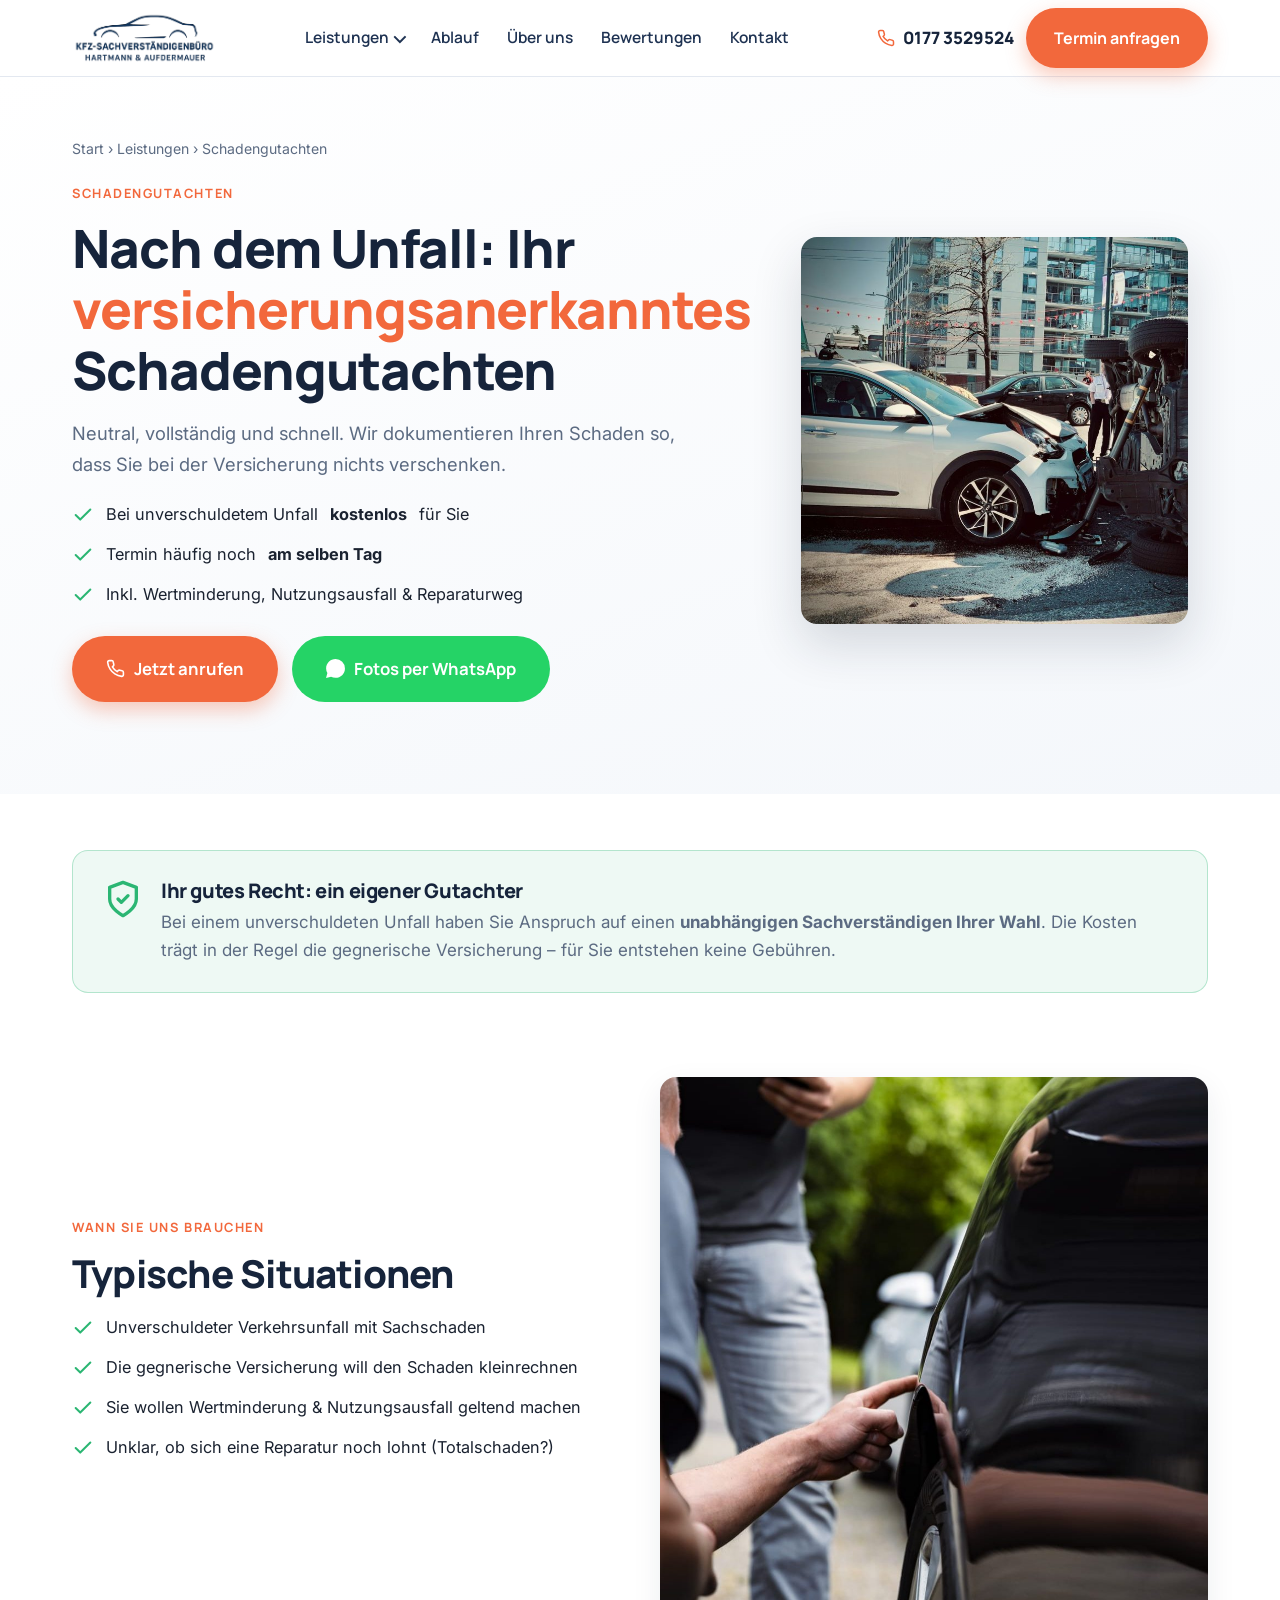
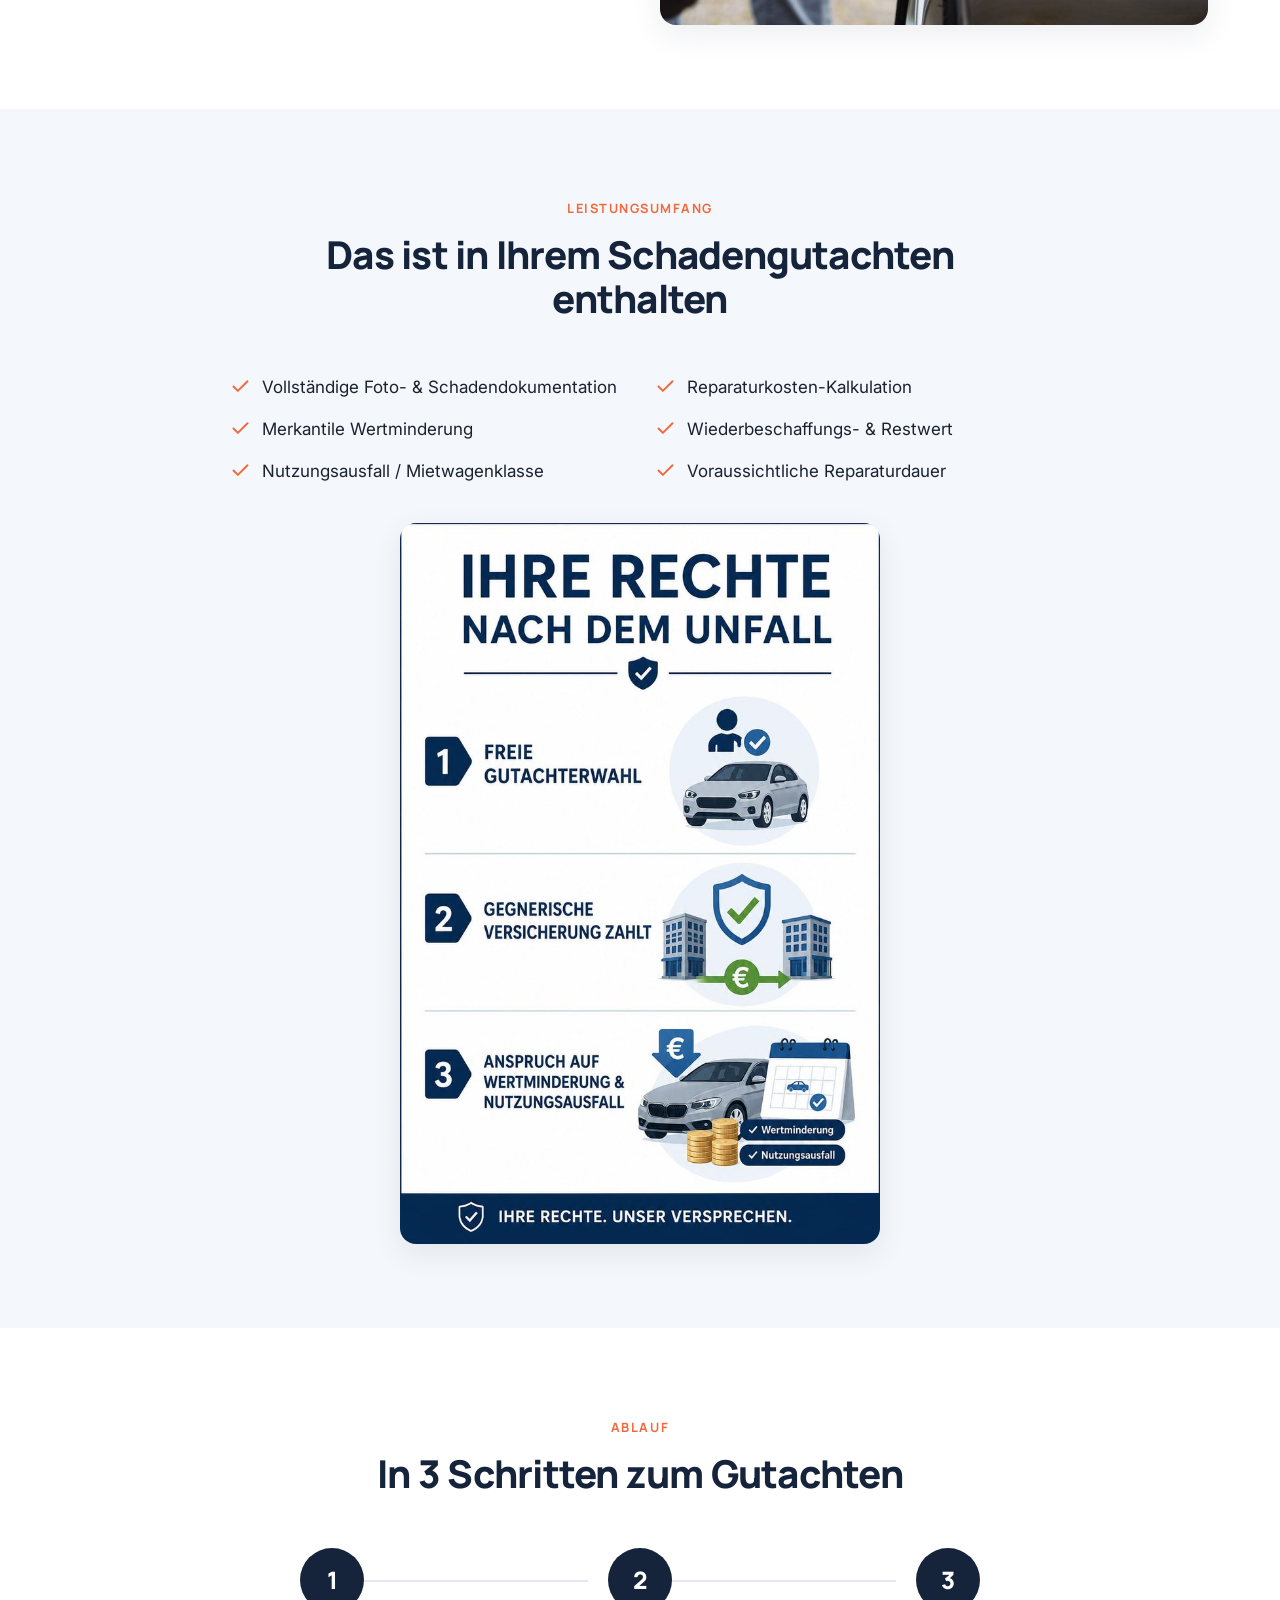
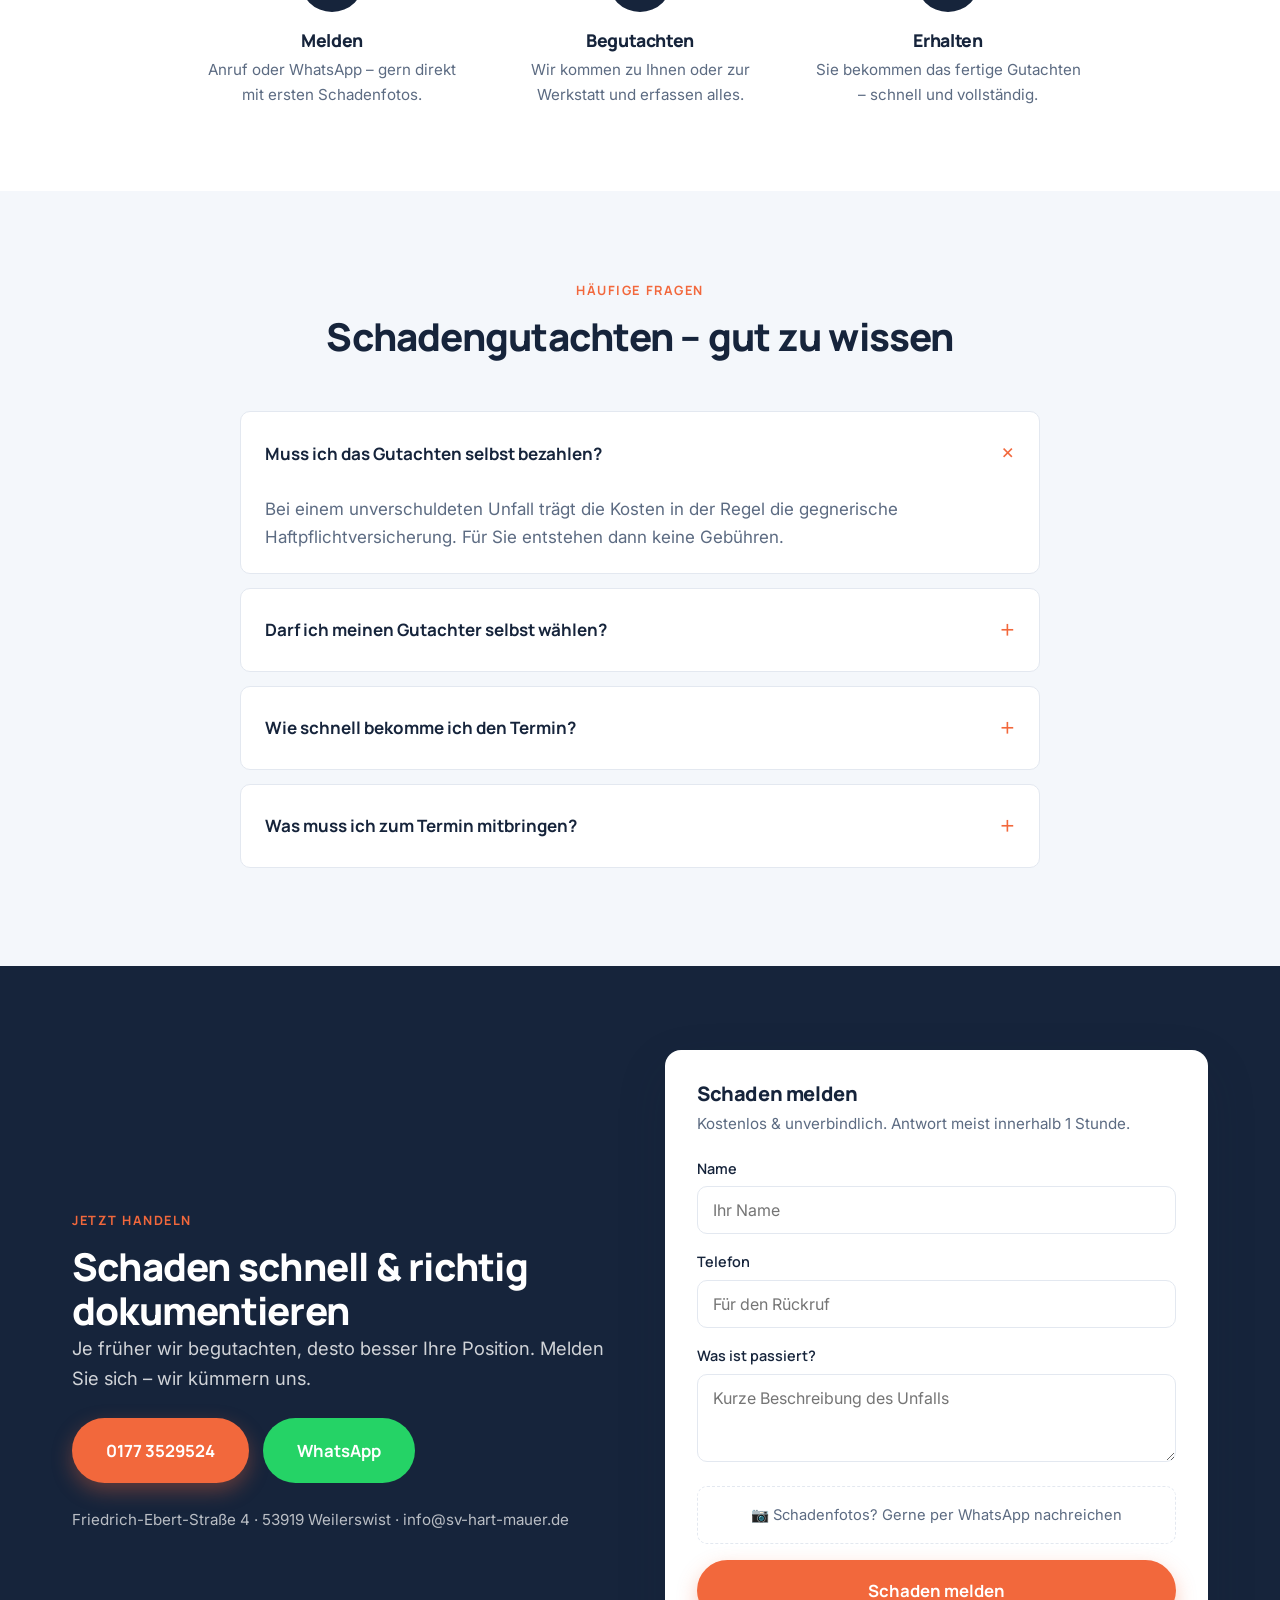
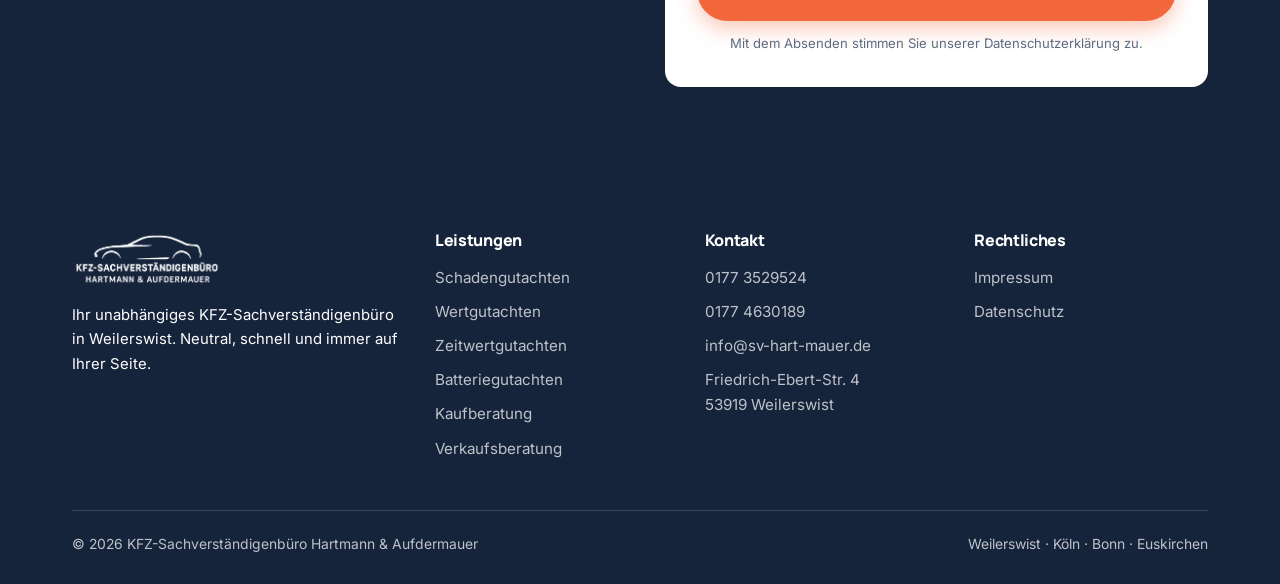
<file: schadengutachten.html>
<!DOCTYPE html>
<html lang="de">
<head>
<meta charset="UTF-8">
<meta name="viewport" content="width=device-width, initial-scale=1">
<title>Schadengutachten nach Unfall | Kostenlos für Geschädigte – Hartmann & Aufdermauer</title>
<meta name="description" content="Schadengutachten nach dem Unfall in Weilerswist & Umgebung. Versicherungsanerkannt, neutral und bei unverschuldetem Unfall kostenlos für Sie. Jetzt anrufen.">
<link rel="icon" href="images/logo-icon.png">
<link rel="preconnect" href="https://fonts.googleapis.com">
<link rel="preconnect" href="https://fonts.gstatic.com" crossorigin>
<link href="https://fonts.googleapis.com/css2?family=Inter:wght@400;500;600&family=Manrope:wght@600;700;800&display=swap" rel="stylesheet">
<link rel="stylesheet" href="css/style.css">
</head>
<body>

<!-- ============ HEADER ============ -->
<header class="header">
  <div class="container header-inner">
    <a class="logo" href="index.html"><img src="images/logo-quer.png" alt="KFZ-Sachverständigenbüro Hartmann & Aufdermauer"></a>
    <input type="checkbox" id="navtoggle" class="nav-toggle">
    <nav class="nav">
      <div class="nav-item has-dropdown">
        <a href="index.html#leistungen" class="nav-trigger">Leistungen</a>
        <div class="dropdown">
          <a href="schadengutachten.html">Schadengutachten</a>
          <a href="wertgutachten.html">Wertgutachten</a>
          <a href="zeitwertgutachten.html">Zeitwertgutachten</a>
          <a href="batteriegutachten.html">Batteriegutachten</a>
          <a href="kaufberatung.html">Kaufberatung</a>
          <a href="verkaufsberatung.html">Verkaufsberatung</a>
        </div>
      </div>
      <a href="index.html#ablauf">Ablauf</a>
      <a href="index.html#team">Über uns</a>
      <a href="index.html#bewertungen">Bewertungen</a>
      <a href="#kontakt">Kontakt</a>
    </nav>
    <div class="header-cta">
      <a class="header-phone" href="tel:+491773529524">
        <svg viewBox="0 0 24 24" fill="none" stroke="currentColor" stroke-width="2"><path d="M22 16.92v3a2 2 0 0 1-2.18 2 19.79 19.79 0 0 1-8.63-3.07 19.5 19.5 0 0 1-6-6 19.79 19.79 0 0 1-3.07-8.67A2 2 0 0 1 4.11 2h3a2 2 0 0 1 2 1.72c.13.96.36 1.9.7 2.81a2 2 0 0 1-.45 2.11L8.09 9.91a16 16 0 0 0 6 6l1.27-1.27a2 2 0 0 1 2.11-.45c.9.34 1.85.57 2.81.7A2 2 0 0 1 22 16.92z" stroke-linecap="round" stroke-linejoin="round"/></svg>
        0177 3529524
      </a>
      <a class="btn btn-primary" href="#kontakt">Termin anfragen</a>
      <label for="navtoggle" class="nav-toggle-label"><span></span><span></span><span></span></label>
    </div>
  </div>
</header>

<!-- ============ LP HERO ============ -->
<section class="lp-hero">
  <div class="container lp-hero-grid">
    <div>
      <div class="breadcrumb"><a href="index.html">Start</a> › <a href="index.html#leistungen">Leistungen</a> › Schadengutachten</div>
      <span class="eyebrow">Schadengutachten</span>
      <h1>Nach dem Unfall: Ihr <span>versicherungsanerkanntes</span> Schadengutachten</h1>
      <p class="lead">Neutral, vollständig und schnell. Wir dokumentieren Ihren Schaden so, dass Sie bei der Versicherung nichts verschenken.</p>
      <ul class="lp-points">
        <li><svg viewBox="0 0 24 24" fill="none" stroke="currentColor" stroke-width="2.2"><path d="M20 6L9 17l-5-5" stroke-linecap="round" stroke-linejoin="round"/></svg> Bei unverschuldetem Unfall <strong>kostenlos</strong> für Sie</li>
        <li><svg viewBox="0 0 24 24" fill="none" stroke="currentColor" stroke-width="2.2"><path d="M20 6L9 17l-5-5" stroke-linecap="round" stroke-linejoin="round"/></svg> Termin häufig noch <strong>am selben Tag</strong></li>
        <li><svg viewBox="0 0 24 24" fill="none" stroke="currentColor" stroke-width="2.2"><path d="M20 6L9 17l-5-5" stroke-linecap="round" stroke-linejoin="round"/></svg> Inkl. Wertminderung, Nutzungsausfall & Reparaturweg</li>
      </ul>
      <div class="hero-actions">
        <a class="btn btn-primary btn-lg" href="tel:+491773529524">
          <svg viewBox="0 0 24 24" fill="none" stroke="currentColor" stroke-width="2"><path d="M22 16.92v3a2 2 0 0 1-2.18 2 19.79 19.79 0 0 1-8.63-3.07 19.5 19.5 0 0 1-6-6 19.79 19.79 0 0 1-3.07-8.67A2 2 0 0 1 4.11 2h3a2 2 0 0 1 2 1.72c.13.96.36 1.9.7 2.81a2 2 0 0 1-.45 2.11L8.09 9.91a16 16 0 0 0 6 6l1.27-1.27a2 2 0 0 1 2.11-.45c.9.34 1.85.57 2.81.7A2 2 0 0 1 22 16.92z" stroke-linecap="round" stroke-linejoin="round"/></svg>
          Jetzt anrufen
        </a>
        <a class="btn btn-whatsapp btn-lg" href="https://wa.me/491773529524">
          <svg viewBox="0 0 24 24" fill="currentColor"><path d="M.057 24l1.687-6.163a11.867 11.867 0 0 1-1.587-5.946C.16 5.335 5.495 0 12.05 0a11.817 11.817 0 0 1 8.413 3.488 11.824 11.824 0 0 1 3.48 8.414c-.003 6.557-5.338 11.892-11.893 11.892a11.9 11.9 0 0 1-5.688-1.448L.057 24z"/></svg>
          Fotos per WhatsApp
        </a>
      </div>
    </div>
    <div class="lp-hero-media">
      <img src="images/unfall-frontschaden-strasse.jpg" alt="Unfallschaden an einem Fahrzeug">
    </div>
  </div>
</section>

<!-- ============ COST BOX ============ -->
<section class="section" style="padding-top:56px;padding-bottom:0">
  <div class="container">
    <div class="cost-box">
      <svg viewBox="0 0 24 24" fill="none" stroke="currentColor" stroke-width="2"><path d="M12 22s8-4 8-10V5l-8-3-8 3v7c0 6 8 10 8 10z" stroke-linejoin="round"/><path d="M9 12l2 2 4-4" stroke-linecap="round" stroke-linejoin="round"/></svg>
      <div>
        <h3>Ihr gutes Recht: ein eigener Gutachter</h3>
        <p>Bei einem unverschuldeten Unfall haben Sie Anspruch auf einen <strong>unabhängigen Sachverständigen Ihrer Wahl</strong>. Die Kosten trägt in der Regel die gegnerische Versicherung – für Sie entstehen keine Gebühren.</p>
      </div>
    </div>
  </div>
</section>

<!-- ============ WANN ============ -->
<section class="section">
  <div class="container area-grid">
    <div>
      <span class="eyebrow">Wann Sie uns brauchen</span>
      <h2>Typische Situationen</h2>
      <ul class="lp-points" style="margin-top:18px">
        <li><svg viewBox="0 0 24 24" fill="none" stroke="currentColor" stroke-width="2.2"><path d="M20 6L9 17l-5-5" stroke-linecap="round" stroke-linejoin="round"/></svg> Unverschuldeter Verkehrsunfall mit Sachschaden</li>
        <li><svg viewBox="0 0 24 24" fill="none" stroke="currentColor" stroke-width="2.2"><path d="M20 6L9 17l-5-5" stroke-linecap="round" stroke-linejoin="round"/></svg> Die gegnerische Versicherung will den Schaden kleinrechnen</li>
        <li><svg viewBox="0 0 24 24" fill="none" stroke="currentColor" stroke-width="2.2"><path d="M20 6L9 17l-5-5" stroke-linecap="round" stroke-linejoin="round"/></svg> Sie wollen Wertminderung & Nutzungsausfall geltend machen</li>
        <li><svg viewBox="0 0 24 24" fill="none" stroke="currentColor" stroke-width="2.2"><path d="M20 6L9 17l-5-5" stroke-linecap="round" stroke-linejoin="round"/></svg> Unklar, ob sich eine Reparatur noch lohnt (Totalschaden?)</li>
      </ul>
    </div>
    <img src="images/schadenbegutachtung-delle.jpg" alt="Sachverständiger begutachtet einen Karosserieschaden" style="border-radius:16px;box-shadow:var(--shadow)">
  </div>
</section>

<!-- ============ ENTHALTEN ============ -->
<section class="section section-soft">
  <div class="container">
    <div class="section-head center">
      <span class="eyebrow">Leistungsumfang</span>
      <h2>Das ist in Ihrem Schadengutachten enthalten</h2>
    </div>
    <ul class="included" style="max-width:820px;margin:0 auto">
      <li><svg viewBox="0 0 24 24" fill="none" stroke="currentColor" stroke-width="2.2"><path d="M20 6L9 17l-5-5" stroke-linecap="round" stroke-linejoin="round"/></svg> Vollständige Foto- & Schadendokumentation</li>
      <li><svg viewBox="0 0 24 24" fill="none" stroke="currentColor" stroke-width="2.2"><path d="M20 6L9 17l-5-5" stroke-linecap="round" stroke-linejoin="round"/></svg> Reparaturkosten-Kalkulation</li>
      <li><svg viewBox="0 0 24 24" fill="none" stroke="currentColor" stroke-width="2.2"><path d="M20 6L9 17l-5-5" stroke-linecap="round" stroke-linejoin="round"/></svg> Merkantile Wertminderung</li>
      <li><svg viewBox="0 0 24 24" fill="none" stroke="currentColor" stroke-width="2.2"><path d="M20 6L9 17l-5-5" stroke-linecap="round" stroke-linejoin="round"/></svg> Wiederbeschaffungs- & Restwert</li>
      <li><svg viewBox="0 0 24 24" fill="none" stroke="currentColor" stroke-width="2.2"><path d="M20 6L9 17l-5-5" stroke-linecap="round" stroke-linejoin="round"/></svg> Nutzungsausfall / Mietwagenklasse</li>
      <li><svg viewBox="0 0 24 24" fill="none" stroke="currentColor" stroke-width="2.2"><path d="M20 6L9 17l-5-5" stroke-linecap="round" stroke-linejoin="round"/></svg> Voraussichtliche Reparaturdauer</li>
    </ul>
    <figure style="max-width:480px;margin:38px auto 0;text-align:center">
      <img src="images/ihre-rechte-nach-unfall.jpg" alt="Ihre Rechte nach dem Unfall: freie Gutachterwahl, gegnerische Versicherung zahlt, Anspruch auf Wertminderung und Nutzungsausfall" style="width:100%;border-radius:var(--radius);box-shadow:var(--shadow)">
    </figure>
  </div>
</section>

<!-- ============ ABLAUF ============ -->
<section class="section">
  <div class="container">
    <div class="section-head center"><span class="eyebrow">Ablauf</span><h2>In 3 Schritten zum Gutachten</h2></div>
    <div class="steps" style="grid-template-columns:repeat(3,1fr);max-width:900px;margin:0 auto">
      <div class="step"><div class="step-num">1</div><h3>Melden</h3><p>Anruf oder WhatsApp – gern direkt mit ersten Schadenfotos.</p></div>
      <div class="step"><div class="step-num">2</div><h3>Begutachten</h3><p>Wir kommen zu Ihnen oder zur Werkstatt und erfassen alles.</p></div>
      <div class="step"><div class="step-num">3</div><h3>Erhalten</h3><p>Sie bekommen das fertige Gutachten – schnell und vollständig.</p></div>
    </div>
  </div>
</section>

<!-- ============ FAQ ============ -->
<section class="section section-soft">
  <div class="container">
    <div class="section-head center"><span class="eyebrow">Häufige Fragen</span><h2>Schadengutachten – gut zu wissen</h2></div>
    <div class="faq">
      <details open><summary>Muss ich das Gutachten selbst bezahlen?</summary><p>Bei einem unverschuldeten Unfall trägt die Kosten in der Regel die gegnerische Haftpflichtversicherung. Für Sie entstehen dann keine Gebühren.</p></details>
      <details><summary>Darf ich meinen Gutachter selbst wählen?</summary><p>Ja. Als Geschädigter haben Sie das Recht auf einen unabhängigen Sachverständigen Ihrer Wahl – Sie sind nicht an den Gutachter der Versicherung gebunden.</p></details>
      <details><summary>Wie schnell bekomme ich den Termin?</summary><p>In den meisten Fällen können wir noch am selben oder nächsten Tag begutachten. Rufen Sie einfach an.</p></details>
      <details><summary>Was muss ich zum Termin mitbringen?</summary><p>Fahrzeugschein, Ihre Kontaktdaten und – falls vorhanden – Unfallbericht und gegnerische Versicherungsdaten.</p></details>
    </div>
  </div>
</section>

<!-- ============ FINAL CTA / FORM ============ -->
<section class="section cta-band" id="kontakt">
  <div class="container cta-grid">
    <div>
      <span class="eyebrow">Jetzt handeln</span>
      <h2>Schaden schnell & richtig dokumentieren</h2>
      <p class="lead">Je früher wir begutachten, desto besser Ihre Position. Melden Sie sich – wir kümmern uns.</p>
      <div class="hero-actions" style="margin-top:24px">
        <a class="btn btn-primary btn-lg" href="tel:+491773529524">0177 3529524</a>
        <a class="btn btn-whatsapp btn-lg" href="https://wa.me/491773529524">WhatsApp</a>
      </div>
      <p style="color:rgba(255,255,255,.7);margin-top:24px;font-size:.95rem">Friedrich-Ebert-Straße 4 · 53919 Weilerswist · info@sv-hart-mauer.de</p>
    </div>
    <div class="form-card">
      <h3>Schaden melden</h3>
      <p class="sub">Kostenlos & unverbindlich. Antwort meist innerhalb 1 Stunde.</p>
      <form class="lead-form">
        <input type="hidden" name="subject" value="Neue Anfrage: Schadengutachten">
        <input type="hidden" name="from_name" value="Website-Formular Hartmann & Aufdermauer">
        <input type="checkbox" name="botcheck" class="honeypot-field" tabindex="-1" autocomplete="off">
        <div class="field"><label>Name</label><input type="text" name="name" placeholder="Ihr Name" required></div>
        <div class="field"><label>Telefon</label><input type="tel" name="phone" placeholder="Für den Rückruf" required></div>
        <div class="field"><label>Was ist passiert?</label><textarea rows="3" name="message" placeholder="Kurze Beschreibung des Unfalls"></textarea></div>
        <div class="field"><div class="field-file">📷 Schadenfotos? Gerne per WhatsApp nachreichen</div></div>
        <button class="btn btn-primary btn-block btn-lg" type="submit">Schaden melden</button>
        <p class="form-feedback" aria-live="polite"></p>
        <p class="form-fineprint">Mit dem Absenden stimmen Sie unserer Datenschutzerklärung zu.</p>
      </form>
    </div>
  </div>
</section>

<!-- ============ FOOTER ============ -->
<footer class="footer">
  <div class="container">
    <div class="footer-grid">
      <div>
        <img src="images/logo-quer.png" alt="Hartmann & Aufdermauer">
        <p style="font-size:.93rem">Ihr unabhängiges KFZ-Sachverständigenbüro in Weilerswist. Neutral, schnell und immer auf Ihrer Seite.</p>
      </div>
      <div>
        <h4>Leistungen</h4>
        <a href="schadengutachten.html">Schadengutachten</a>
        <a href="wertgutachten.html">Wertgutachten</a>
        <a href="zeitwertgutachten.html">Zeitwertgutachten</a>
        <a href="batteriegutachten.html">Batteriegutachten</a>
        <a href="kaufberatung.html">Kaufberatung</a>
        <a href="verkaufsberatung.html">Verkaufsberatung</a>
      </div>
      <div>
        <h4>Kontakt</h4>
        <a href="tel:+491773529524">0177 3529524</a>
        <a href="tel:+491774630189">0177 4630189</a>
        <a href="mailto:info@sv-hart-mauer.de">info@sv-hart-mauer.de</a>
        <a href="#">Friedrich-Ebert-Str. 4<br>53919 Weilerswist</a>
      </div>
      <div>
        <h4>Rechtliches</h4>
        <a href="impressum.html">Impressum</a>
        <a href="datenschutz.html">Datenschutz</a>
      </div>
    </div>
    <div class="footer-bottom">
      <span>© 2026 KFZ-Sachverständigenbüro Hartmann & Aufdermauer</span>
      <span>Weilerswist · Köln · Bonn · Euskirchen</span>
    </div>
  </div>
</footer>

<div class="mobile-bar">
  <a class="mb-call" href="tel:+491773529524"><svg viewBox="0 0 24 24" fill="none" stroke="currentColor" stroke-width="2"><path d="M22 16.92v3a2 2 0 0 1-2.18 2 19.79 19.79 0 0 1-8.63-3.07 19.5 19.5 0 0 1-6-6 19.79 19.79 0 0 1-3.07-8.67A2 2 0 0 1 4.11 2h3a2 2 0 0 1 2 1.72c.13.96.36 1.9.7 2.81a2 2 0 0 1-.45 2.11L8.09 9.91a16 16 0 0 0 6 6l1.27-1.27a2 2 0 0 1 2.11-.45c.9.34 1.85.57 2.81.7A2 2 0 0 1 22 16.92z" stroke-linecap="round" stroke-linejoin="round"/></svg> Anrufen</a>
  <a class="mb-wa" href="https://wa.me/491773529524"><svg viewBox="0 0 24 24" fill="currentColor"><path d="M.057 24l1.687-6.163a11.867 11.867 0 0 1-1.587-5.946C.16 5.335 5.495 0 12.05 0a11.817 11.817 0 0 1 8.413 3.488 11.824 11.824 0 0 1 3.48 8.414c-.003 6.557-5.338 11.892-11.893 11.892a11.9 11.9 0 0 1-5.688-1.448L.057 24z"/></svg> WhatsApp</a>
</div>

<script src="js/forms.js"></script>
<script>
  document.querySelectorAll('.nav a').forEach(function (a) {
    a.addEventListener('click', function () {
      var t = document.getElementById('navtoggle');
      if (t) t.checked = false;
    });
  });
</script>

</body>
</html>
</file>
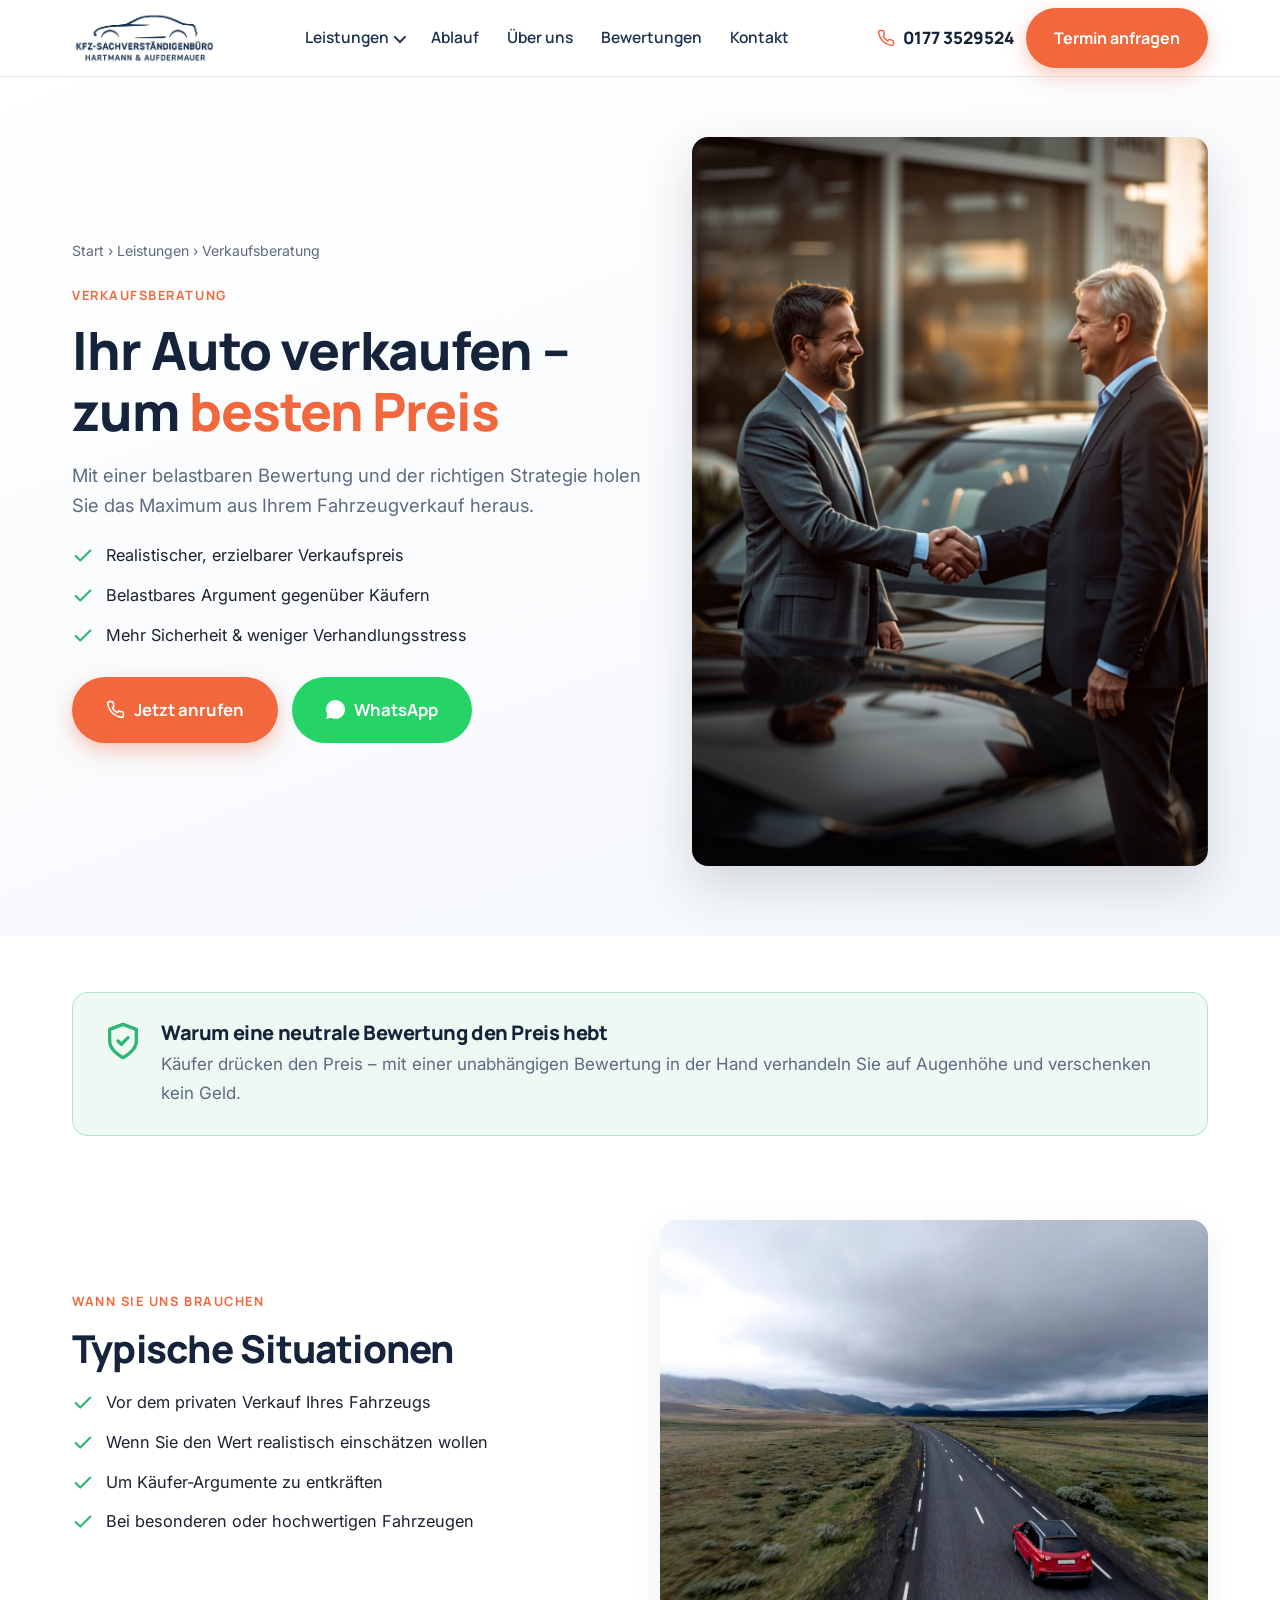
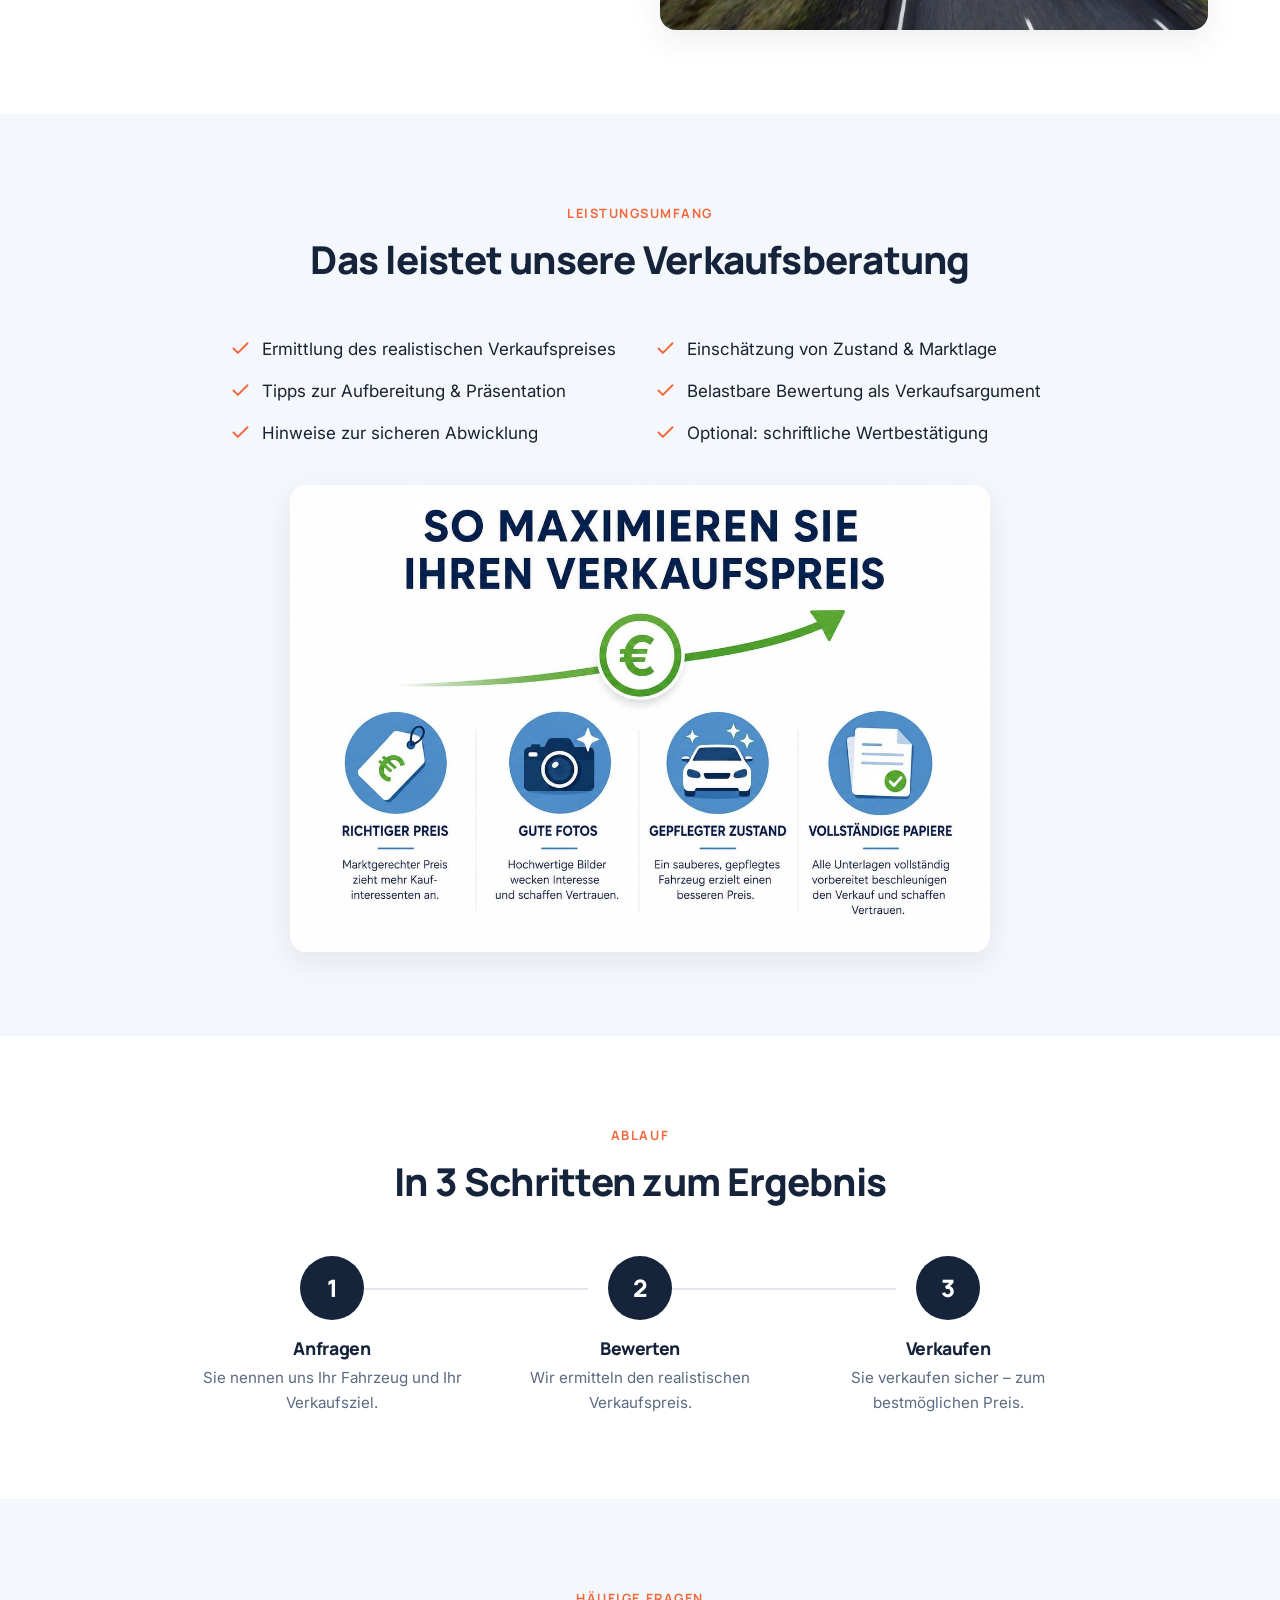
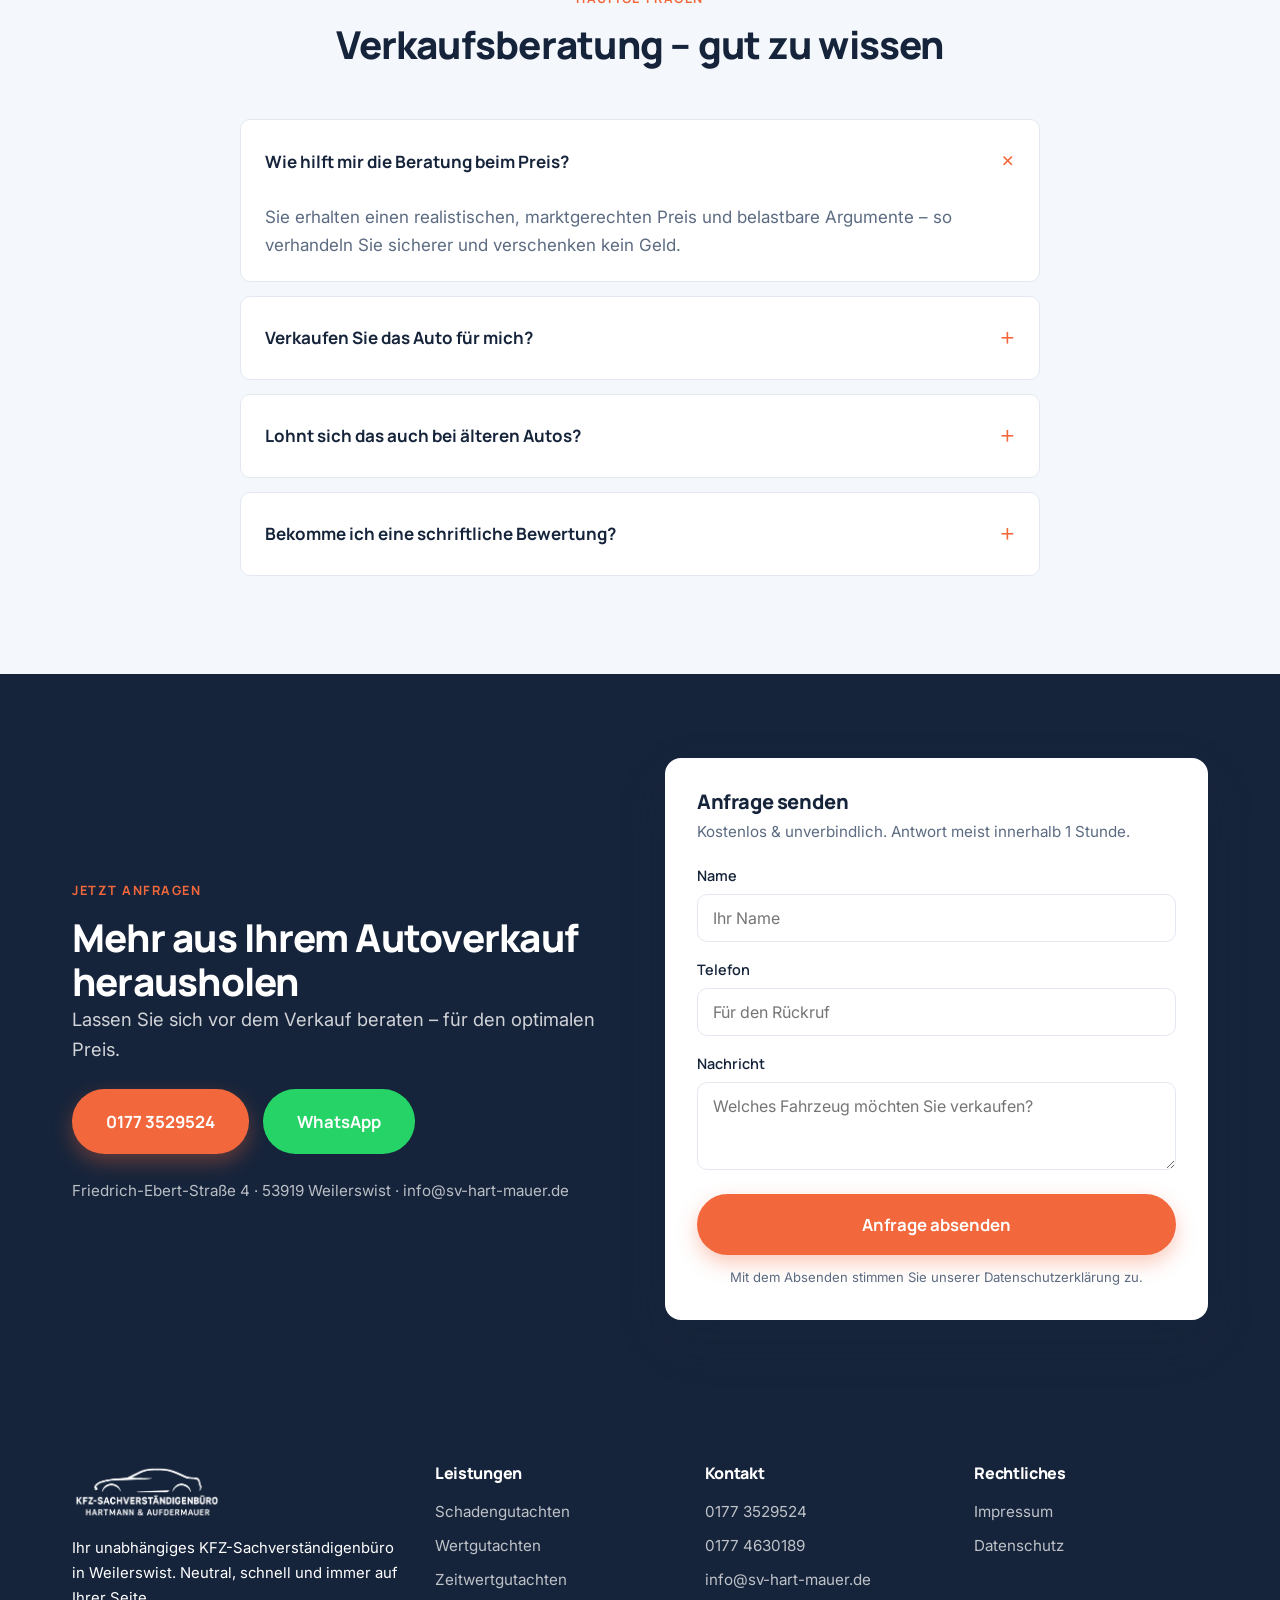
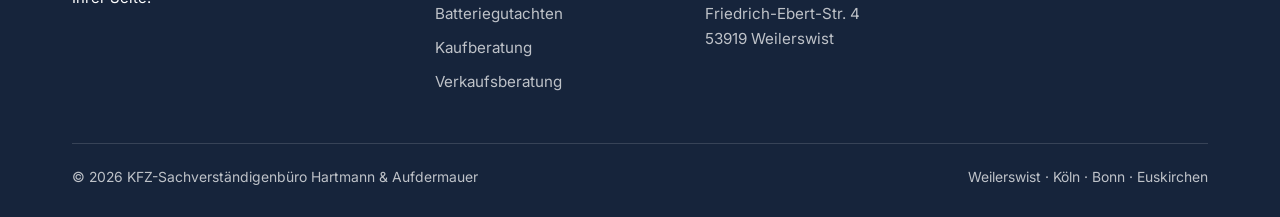
<file: verkaufsberatung.html>
<!DOCTYPE html>
<html lang="de">
<head>
<meta charset="UTF-8">
<meta name="viewport" content="width=device-width, initial-scale=1">
<title>Verkaufsberatung | Optimalen Preis fürs Auto erzielen – Hartmann & Aufdermauer</title>
<meta name="description" content="Verkaufsberatung in Weilerswist & Umgebung. Mit belastbarer Bewertung den optimalen Verkaufspreis für Ihr Fahrzeug erzielen – neutral & professionell.">
<link rel="icon" href="images/logo-icon.png">
<link rel="preconnect" href="https://fonts.googleapis.com">
<link rel="preconnect" href="https://fonts.gstatic.com" crossorigin>
<link href="https://fonts.googleapis.com/css2?family=Inter:wght@400;500;600&family=Manrope:wght@600;700;800&display=swap" rel="stylesheet">
<link rel="stylesheet" href="css/style.css">
</head>
<body>

<header class="header">
  <div class="container header-inner">
    <a class="logo" href="index.html"><img src="images/logo-quer.png" alt="KFZ-Sachverstaendigenbuero Hartmann & Aufdermauer"></a>
    <input type="checkbox" id="navtoggle" class="nav-toggle">
    <nav class="nav">
      <div class="nav-item has-dropdown">
        <a href="index.html#leistungen" class="nav-trigger">Leistungen</a>
        <div class="dropdown">
          <a href="schadengutachten.html">Schadengutachten</a>
          <a href="wertgutachten.html">Wertgutachten</a>
          <a href="zeitwertgutachten.html">Zeitwertgutachten</a>
          <a href="batteriegutachten.html">Batteriegutachten</a>
          <a href="kaufberatung.html">Kaufberatung</a>
          <a href="verkaufsberatung.html">Verkaufsberatung</a>
        </div>
      </div>
      <a href="index.html#ablauf">Ablauf</a>
      <a href="index.html#team">&Uuml;ber uns</a>
      <a href="index.html#bewertungen">Bewertungen</a>
      <a href="#kontakt">Kontakt</a>
    </nav>
    <div class="header-cta">
      <a class="header-phone" href="tel:+491773529524"><svg viewBox="0 0 24 24" fill="none" stroke="currentColor" stroke-width="2"><path d="M22 16.92v3a2 2 0 0 1-2.18 2 19.79 19.79 0 0 1-8.63-3.07 19.5 19.5 0 0 1-6-6 19.79 19.79 0 0 1-3.07-8.67A2 2 0 0 1 4.11 2h3a2 2 0 0 1 2 1.72c.13.96.36 1.9.7 2.81a2 2 0 0 1-.45 2.11L8.09 9.91a16 16 0 0 0 6 6l1.27-1.27a2 2 0 0 1 2.11-.45c.9.34 1.85.57 2.81.7A2 2 0 0 1 22 16.92z" stroke-linecap="round" stroke-linejoin="round"/></svg> 0177 3529524</a>
      <a class="btn btn-primary" href="#kontakt">Termin anfragen</a>
      <label for="navtoggle" class="nav-toggle-label"><span></span><span></span><span></span></label>
    </div>
  </div>
</header>

<section class="lp-hero">
  <div class="container lp-hero-grid">
    <div>
      <div class="breadcrumb"><a href="index.html">Start</a> &rsaquo; <a href="index.html#leistungen">Leistungen</a> &rsaquo; Verkaufsberatung</div>
      <span class="eyebrow">Verkaufsberatung</span>
      <h1>Ihr Auto verkaufen – zum <span>besten Preis</span></h1>
      <p class="lead">Mit einer belastbaren Bewertung und der richtigen Strategie holen Sie das Maximum aus Ihrem Fahrzeugverkauf heraus.</p>
      <ul class="lp-points">
        <li><svg viewBox="0 0 24 24" fill="none" stroke="currentColor" stroke-width="2.2"><path d="M20 6L9 17l-5-5" stroke-linecap="round" stroke-linejoin="round"/></svg> Realistischer, erzielbarer Verkaufspreis</li>
        <li><svg viewBox="0 0 24 24" fill="none" stroke="currentColor" stroke-width="2.2"><path d="M20 6L9 17l-5-5" stroke-linecap="round" stroke-linejoin="round"/></svg> Belastbares Argument gegenüber Käufern</li>
        <li><svg viewBox="0 0 24 24" fill="none" stroke="currentColor" stroke-width="2.2"><path d="M20 6L9 17l-5-5" stroke-linecap="round" stroke-linejoin="round"/></svg> Mehr Sicherheit & weniger Verhandlungsstress</li>
      </ul>
      <div class="hero-actions">
        <a class="btn btn-primary btn-lg" href="tel:+491773529524"><svg viewBox="0 0 24 24" fill="none" stroke="currentColor" stroke-width="2"><path d="M22 16.92v3a2 2 0 0 1-2.18 2 19.79 19.79 0 0 1-8.63-3.07 19.5 19.5 0 0 1-6-6 19.79 19.79 0 0 1-3.07-8.67A2 2 0 0 1 4.11 2h3a2 2 0 0 1 2 1.72c.13.96.36 1.9.7 2.81a2 2 0 0 1-.45 2.11L8.09 9.91a16 16 0 0 0 6 6l1.27-1.27a2 2 0 0 1 2.11-.45c.9.34 1.85.57 2.81.7A2 2 0 0 1 22 16.92z" stroke-linecap="round" stroke-linejoin="round"/></svg> Jetzt anrufen</a>
        <a class="btn btn-whatsapp btn-lg" href="https://wa.me/491773529524"><svg viewBox="0 0 24 24" fill="currentColor"><path d="M.057 24l1.687-6.163a11.867 11.867 0 0 1-1.587-5.946C.16 5.335 5.495 0 12.05 0a11.817 11.817 0 0 1 8.413 3.488 11.824 11.824 0 0 1 3.48 8.414c-.003 6.557-5.338 11.892-11.893 11.892a11.9 11.9 0 0 1-5.688-1.448L.057 24z"/></svg> WhatsApp</a>
      </div>
    </div>
    <div class="lp-hero-media"><img src="images/fahrzeuguebergabe-handschlag.jpg" alt="Freundliche Fahrzeugübergabe mit Handschlag"></div>
  </div>
</section>

<section class="section" style="padding-top:56px;padding-bottom:0">
  <div class="container">
    <div class="cost-box">
      <svg viewBox="0 0 24 24" fill="none" stroke="currentColor" stroke-width="2"><path d="M12 22s8-4 8-10V5l-8-3-8 3v7c0 6 8 10 8 10z" stroke-linejoin="round"/><path d="M9 12l2 2 4-4" stroke-linecap="round" stroke-linejoin="round"/></svg>
      <div><h3>Warum eine neutrale Bewertung den Preis hebt</h3><p>Käufer drücken den Preis – mit einer unabhängigen Bewertung in der Hand verhandeln Sie auf Augenhöhe und verschenken kein Geld.</p></div>
    </div>
  </div>
</section>

<section class="section">
  <div class="container area-grid">
    <div>
      <span class="eyebrow">Wann Sie uns brauchen</span>
      <h2>Typische Situationen</h2>
      <ul class="lp-points" style="margin-top:18px">
        <li><svg viewBox="0 0 24 24" fill="none" stroke="currentColor" stroke-width="2.2"><path d="M20 6L9 17l-5-5" stroke-linecap="round" stroke-linejoin="round"/></svg> Vor dem privaten Verkauf Ihres Fahrzeugs</li>
        <li><svg viewBox="0 0 24 24" fill="none" stroke="currentColor" stroke-width="2.2"><path d="M20 6L9 17l-5-5" stroke-linecap="round" stroke-linejoin="round"/></svg> Wenn Sie den Wert realistisch einschätzen wollen</li>
        <li><svg viewBox="0 0 24 24" fill="none" stroke="currentColor" stroke-width="2.2"><path d="M20 6L9 17l-5-5" stroke-linecap="round" stroke-linejoin="round"/></svg> Um Käufer-Argumente zu entkräften</li>
        <li><svg viewBox="0 0 24 24" fill="none" stroke="currentColor" stroke-width="2.2"><path d="M20 6L9 17l-5-5" stroke-linecap="round" stroke-linejoin="round"/></svg> Bei besonderen oder hochwertigen Fahrzeugen</li>
      </ul>
    </div>
    <img src="images/fahrzeug-landstrasse.jpg" alt="Fahrzeug unterwegs" style="border-radius:16px;box-shadow:var(--shadow)">
  </div>
</section>

<section class="section section-soft">
  <div class="container">
    <div class="section-head center">
      <span class="eyebrow">Leistungsumfang</span>
      <h2>Das leistet unsere Verkaufsberatung</h2>
    </div>
    <ul class="included" style="max-width:820px;margin:0 auto">
      <li><svg viewBox="0 0 24 24" fill="none" stroke="currentColor" stroke-width="2.2"><path d="M20 6L9 17l-5-5" stroke-linecap="round" stroke-linejoin="round"/></svg> Ermittlung des realistischen Verkaufspreises</li>
      <li><svg viewBox="0 0 24 24" fill="none" stroke="currentColor" stroke-width="2.2"><path d="M20 6L9 17l-5-5" stroke-linecap="round" stroke-linejoin="round"/></svg> Einschätzung von Zustand & Marktlage</li>
      <li><svg viewBox="0 0 24 24" fill="none" stroke="currentColor" stroke-width="2.2"><path d="M20 6L9 17l-5-5" stroke-linecap="round" stroke-linejoin="round"/></svg> Tipps zur Aufbereitung & Präsentation</li>
      <li><svg viewBox="0 0 24 24" fill="none" stroke="currentColor" stroke-width="2.2"><path d="M20 6L9 17l-5-5" stroke-linecap="round" stroke-linejoin="round"/></svg> Belastbare Bewertung als Verkaufsargument</li>
      <li><svg viewBox="0 0 24 24" fill="none" stroke="currentColor" stroke-width="2.2"><path d="M20 6L9 17l-5-5" stroke-linecap="round" stroke-linejoin="round"/></svg> Hinweise zur sicheren Abwicklung</li>
      <li><svg viewBox="0 0 24 24" fill="none" stroke="currentColor" stroke-width="2.2"><path d="M20 6L9 17l-5-5" stroke-linecap="round" stroke-linejoin="round"/></svg> Optional: schriftliche Wertbestätigung</li>
    </ul>
    <figure style="max-width:700px;margin:38px auto 0;text-align:center"><img src="images/verkaufspreis-maximieren.jpg" alt="Grafik: So maximieren Sie Ihren Verkaufspreis" style="width:100%;border-radius:var(--radius);box-shadow:var(--shadow)"></figure>
  </div>
</section>

<section class="section">
  <div class="container">
    <div class="section-head center"><span class="eyebrow">Ablauf</span><h2>In 3 Schritten zum Ergebnis</h2></div>
    <div class="steps" style="grid-template-columns:repeat(3,1fr);max-width:900px;margin:0 auto">
      <div class="step"><div class="step-num">1</div><h3>Anfragen</h3><p>Sie nennen uns Ihr Fahrzeug und Ihr Verkaufsziel.</p></div>
      <div class="step"><div class="step-num">2</div><h3>Bewerten</h3><p>Wir ermitteln den realistischen Verkaufspreis.</p></div>
      <div class="step"><div class="step-num">3</div><h3>Verkaufen</h3><p>Sie verkaufen sicher – zum bestmöglichen Preis.</p></div>
    </div>
  </div>
</section>

<section class="section section-soft">
  <div class="container">
    <div class="section-head center"><span class="eyebrow">H&auml;ufige Fragen</span><h2>Verkaufsberatung – gut zu wissen</h2></div>
    <div class="faq">
      <details open><summary>Wie hilft mir die Beratung beim Preis?</summary><p>Sie erhalten einen realistischen, marktgerechten Preis und belastbare Argumente – so verhandeln Sie sicherer und verschenken kein Geld.</p></details>
      <details><summary>Verkaufen Sie das Auto für mich?</summary><p>Wir beraten und bewerten neutral. Den Verkauf führen Sie selbst durch – mit unserer Bewertung als starkem Rückhalt.</p></details>
      <details><summary>Lohnt sich das auch bei älteren Autos?</summary><p>Gerade bei älteren oder besonderen Fahrzeugen ist eine neutrale Einschätzung oft bares Geld wert.</p></details>
      <details><summary>Bekomme ich eine schriftliche Bewertung?</summary><p>Auf Wunsch ja – ideal, um sie Käufern vorzulegen.</p></details>
    </div>
  </div>
</section>

<section class="section cta-band" id="kontakt">
  <div class="container cta-grid">
    <div>
      <span class="eyebrow">Jetzt anfragen</span>
      <h2>Mehr aus Ihrem Autoverkauf herausholen</h2>
      <p class="lead">Lassen Sie sich vor dem Verkauf beraten – für den optimalen Preis.</p>
      <div class="hero-actions" style="margin-top:24px">
        <a class="btn btn-primary btn-lg" href="tel:+491773529524">0177 3529524</a>
        <a class="btn btn-whatsapp btn-lg" href="https://wa.me/491773529524">WhatsApp</a>
      </div>
      <p style="color:rgba(255,255,255,.7);margin-top:24px;font-size:.95rem">Friedrich-Ebert-Stra&szlig;e 4 &middot; 53919 Weilerswist &middot; info@sv-hart-mauer.de</p>
    </div>
    <div class="form-card">
      <h3>Anfrage senden</h3>
      <p class="sub">Kostenlos & unverbindlich. Antwort meist innerhalb 1 Stunde.</p>
      <form class="lead-form">
        <input type="hidden" name="subject" value="Neue Anfrage: Verkaufsberatung">
        <input type="hidden" name="from_name" value="Website-Formular Hartmann &amp; Aufdermauer">
        <input type="checkbox" name="botcheck" class="honeypot-field" tabindex="-1" autocomplete="off">
        <div class="field"><label>Name</label><input type="text" name="name" placeholder="Ihr Name" required></div>
        <div class="field"><label>Telefon</label><input type="tel" name="phone" placeholder="F&uuml;r den R&uuml;ckruf" required></div>
        <div class="field"><label>Nachricht</label><textarea rows="3" name="message" placeholder="Welches Fahrzeug möchten Sie verkaufen?"></textarea></div>
        <button class="btn btn-primary btn-block btn-lg" type="submit">Anfrage absenden</button>
        <p class="form-feedback" aria-live="polite"></p>
        <p class="form-fineprint">Mit dem Absenden stimmen Sie unserer Datenschutzerkl&auml;rung zu.</p>
      </form>
    </div>
  </div>
</section>

<footer class="footer">
  <div class="container">
    <div class="footer-grid">
      <div>
        <img src="images/logo-quer.png" alt="Hartmann & Aufdermauer">
        <p style="font-size:.93rem">Ihr unabh&auml;ngiges KFZ-Sachverst&auml;ndigenb&uuml;ro in Weilerswist. Neutral, schnell und immer auf Ihrer Seite.</p>
      </div>
      <div>
        <h4>Leistungen</h4>
        <a href="schadengutachten.html">Schadengutachten</a>
        <a href="wertgutachten.html">Wertgutachten</a>
        <a href="zeitwertgutachten.html">Zeitwertgutachten</a>
        <a href="batteriegutachten.html">Batteriegutachten</a>
        <a href="kaufberatung.html">Kaufberatung</a>
        <a href="verkaufsberatung.html">Verkaufsberatung</a>
      </div>
      <div>
        <h4>Kontakt</h4>
        <a href="tel:+491773529524">0177 3529524</a>
        <a href="tel:+491774630189">0177 4630189</a>
        <a href="mailto:info@sv-hart-mauer.de">info@sv-hart-mauer.de</a>
        <a href="#">Friedrich-Ebert-Str. 4<br>53919 Weilerswist</a>
      </div>
      <div>
        <h4>Rechtliches</h4>
        <a href="impressum.html">Impressum</a>
        <a href="datenschutz.html">Datenschutz</a>
      </div>
    </div>
    <div class="footer-bottom">
      <span>&copy; 2026 KFZ-Sachverst&auml;ndigenb&uuml;ro Hartmann & Aufdermauer</span>
      <span>Weilerswist &middot; K&ouml;ln &middot; Bonn &middot; Euskirchen</span>
    </div>
  </div>
</footer>

<div class="mobile-bar">
  <a class="mb-call" href="tel:+491773529524"><svg viewBox="0 0 24 24" fill="none" stroke="currentColor" stroke-width="2"><path d="M22 16.92v3a2 2 0 0 1-2.18 2 19.79 19.79 0 0 1-8.63-3.07 19.5 19.5 0 0 1-6-6 19.79 19.79 0 0 1-3.07-8.67A2 2 0 0 1 4.11 2h3a2 2 0 0 1 2 1.72c.13.96.36 1.9.7 2.81a2 2 0 0 1-.45 2.11L8.09 9.91a16 16 0 0 0 6 6l1.27-1.27a2 2 0 0 1 2.11-.45c.9.34 1.85.57 2.81.7A2 2 0 0 1 22 16.92z" stroke-linecap="round" stroke-linejoin="round"/></svg> Anrufen</a>
  <a class="mb-wa" href="https://wa.me/491773529524"><svg viewBox="0 0 24 24" fill="currentColor"><path d="M.057 24l1.687-6.163a11.867 11.867 0 0 1-1.587-5.946C.16 5.335 5.495 0 12.05 0a11.817 11.817 0 0 1 8.413 3.488 11.824 11.824 0 0 1 3.48 8.414c-.003 6.557-5.338 11.892-11.893 11.892a11.9 11.9 0 0 1-5.688-1.448L.057 24z"/></svg> WhatsApp</a>
</div>

<script src="js/forms.js"></script>
<script>
  document.querySelectorAll('.nav a').forEach(function (a) {
    a.addEventListener('click', function () {
      var t = document.getElementById('navtoggle');
      if (t) t.checked = false;
    });
  });
</script>

</body>
</html>
</file>
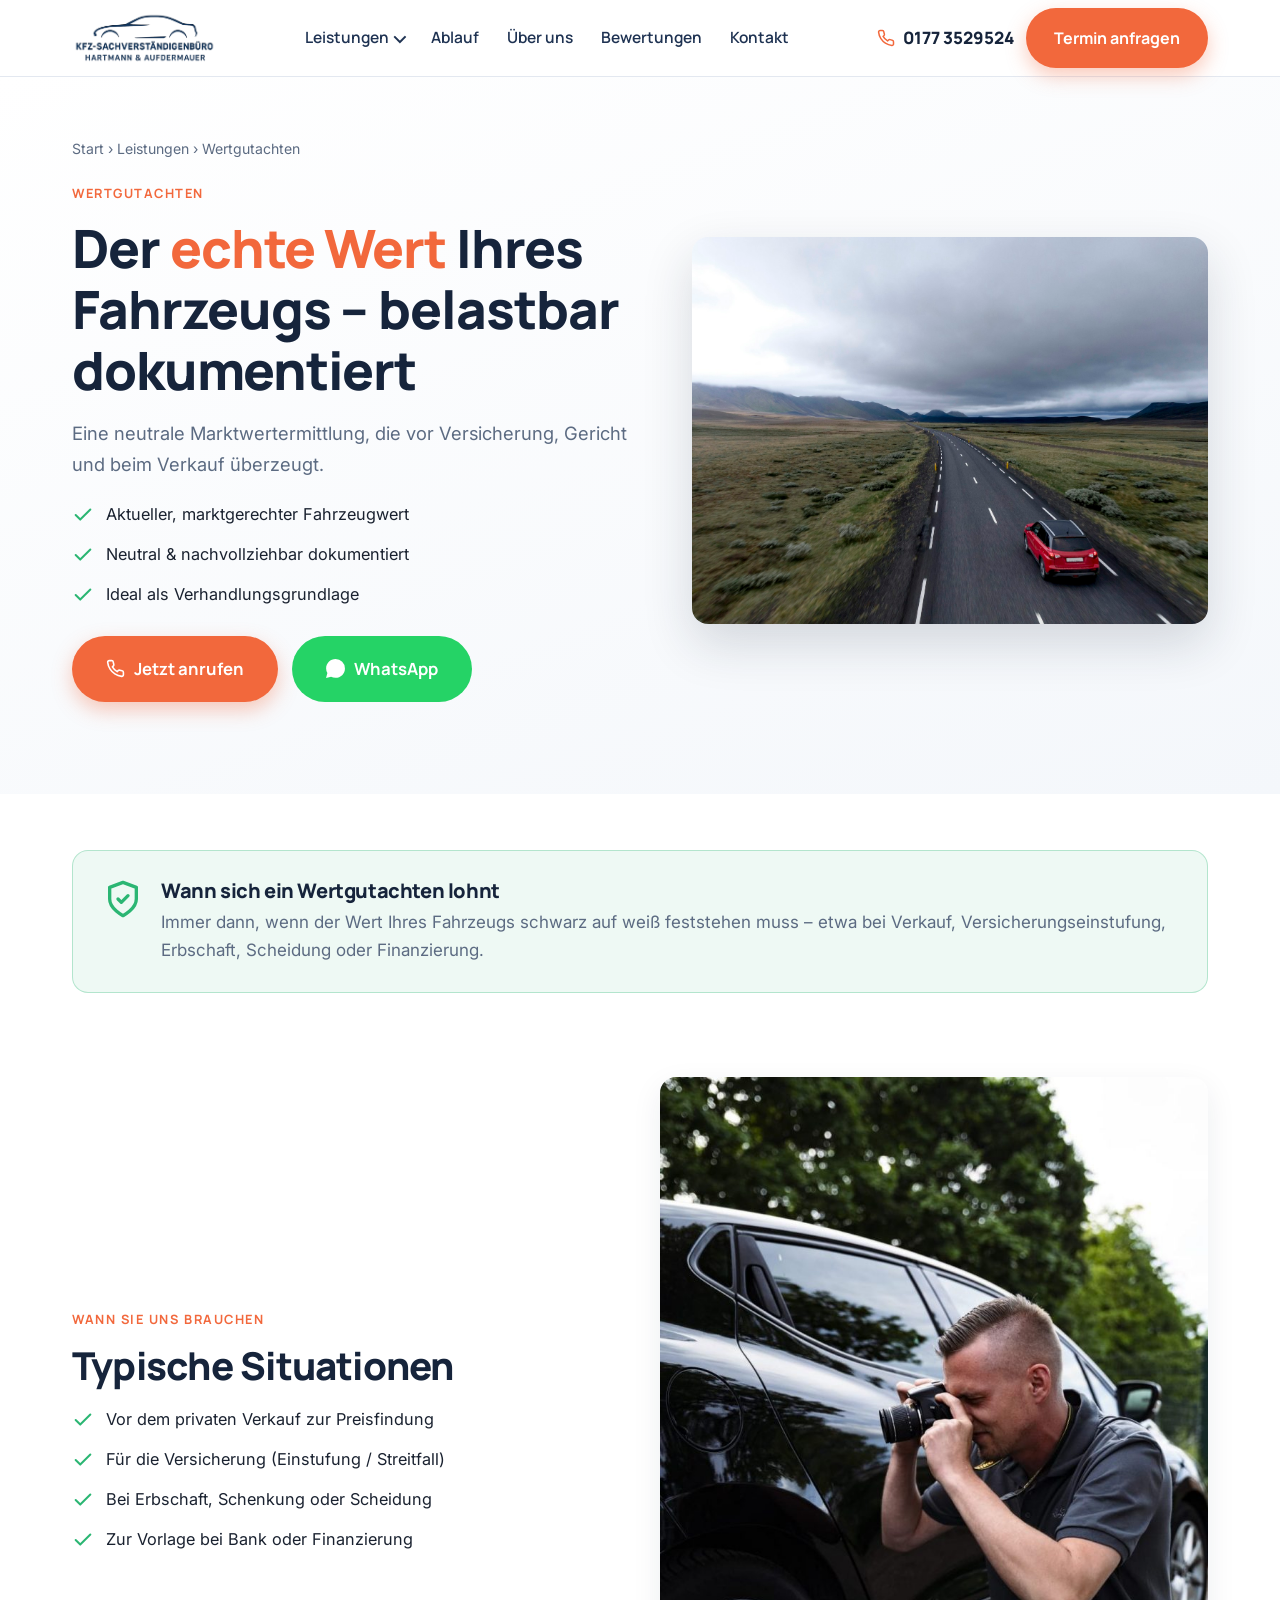
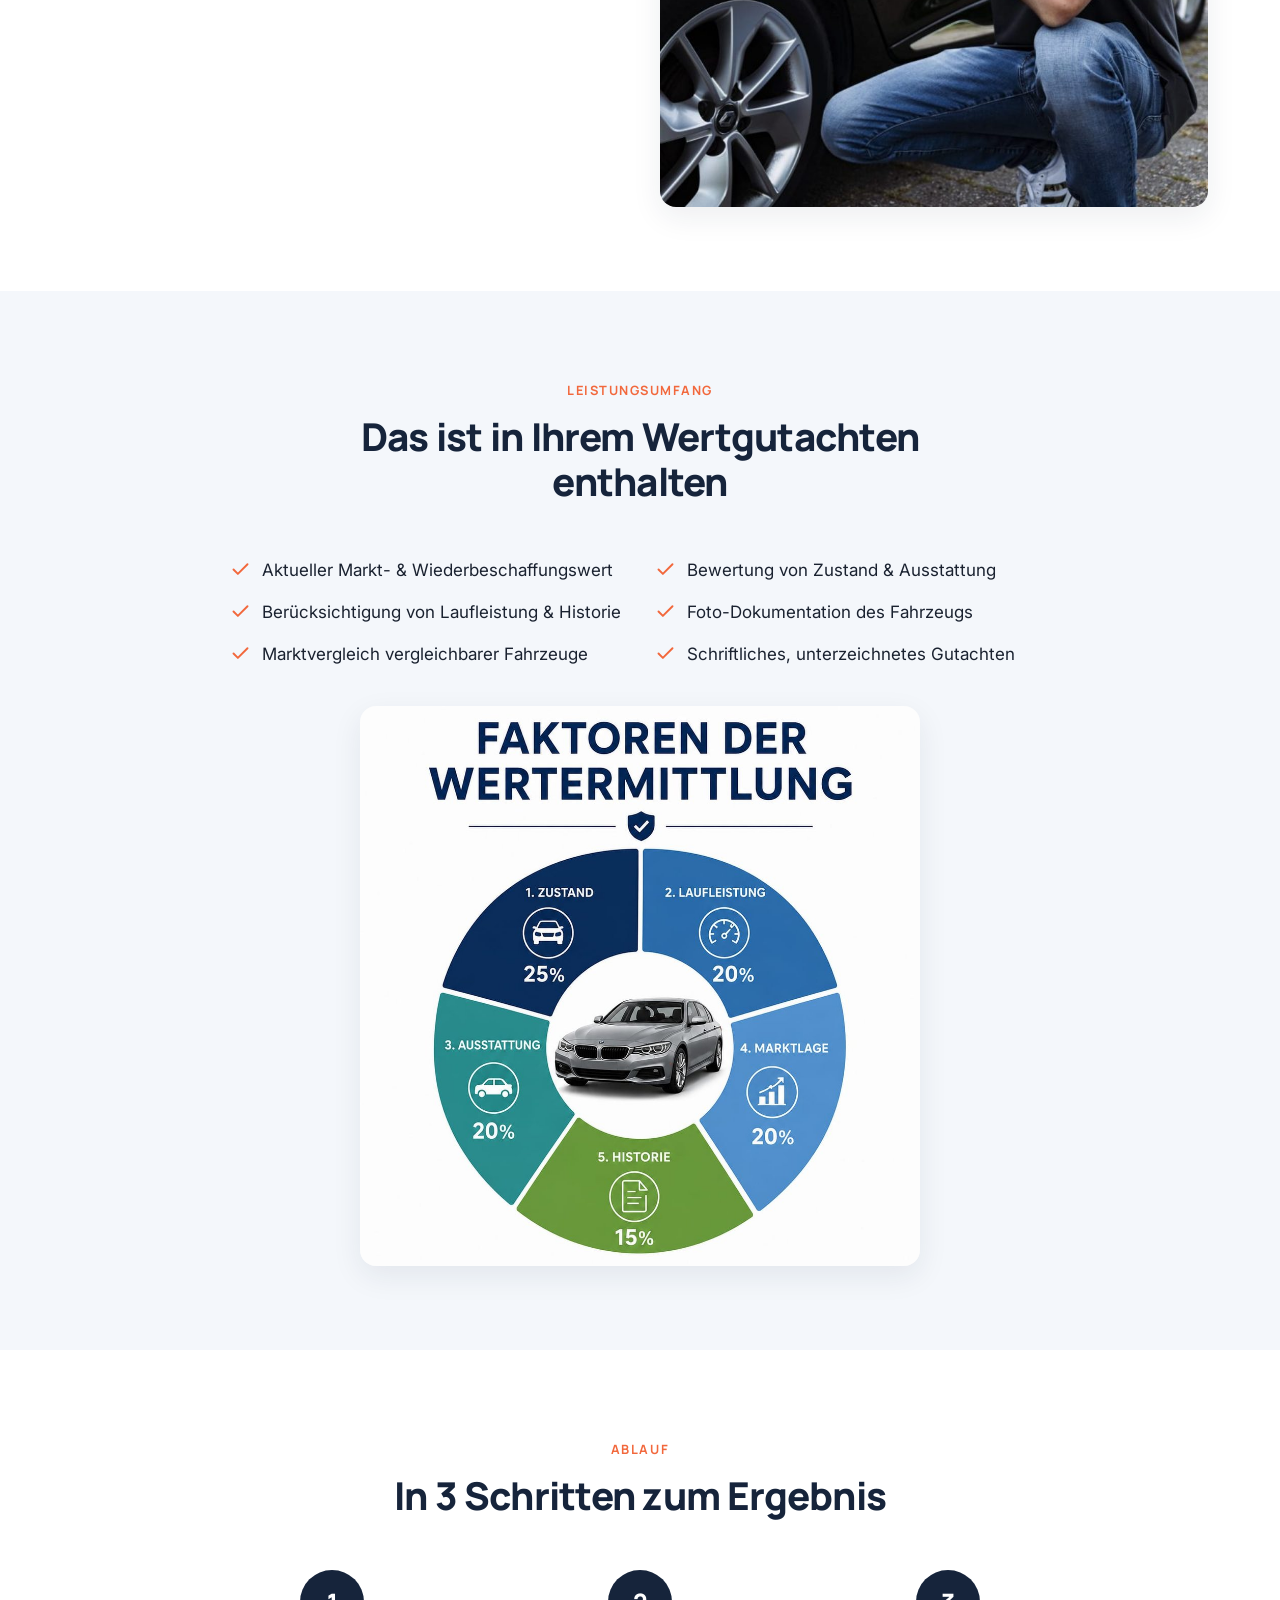
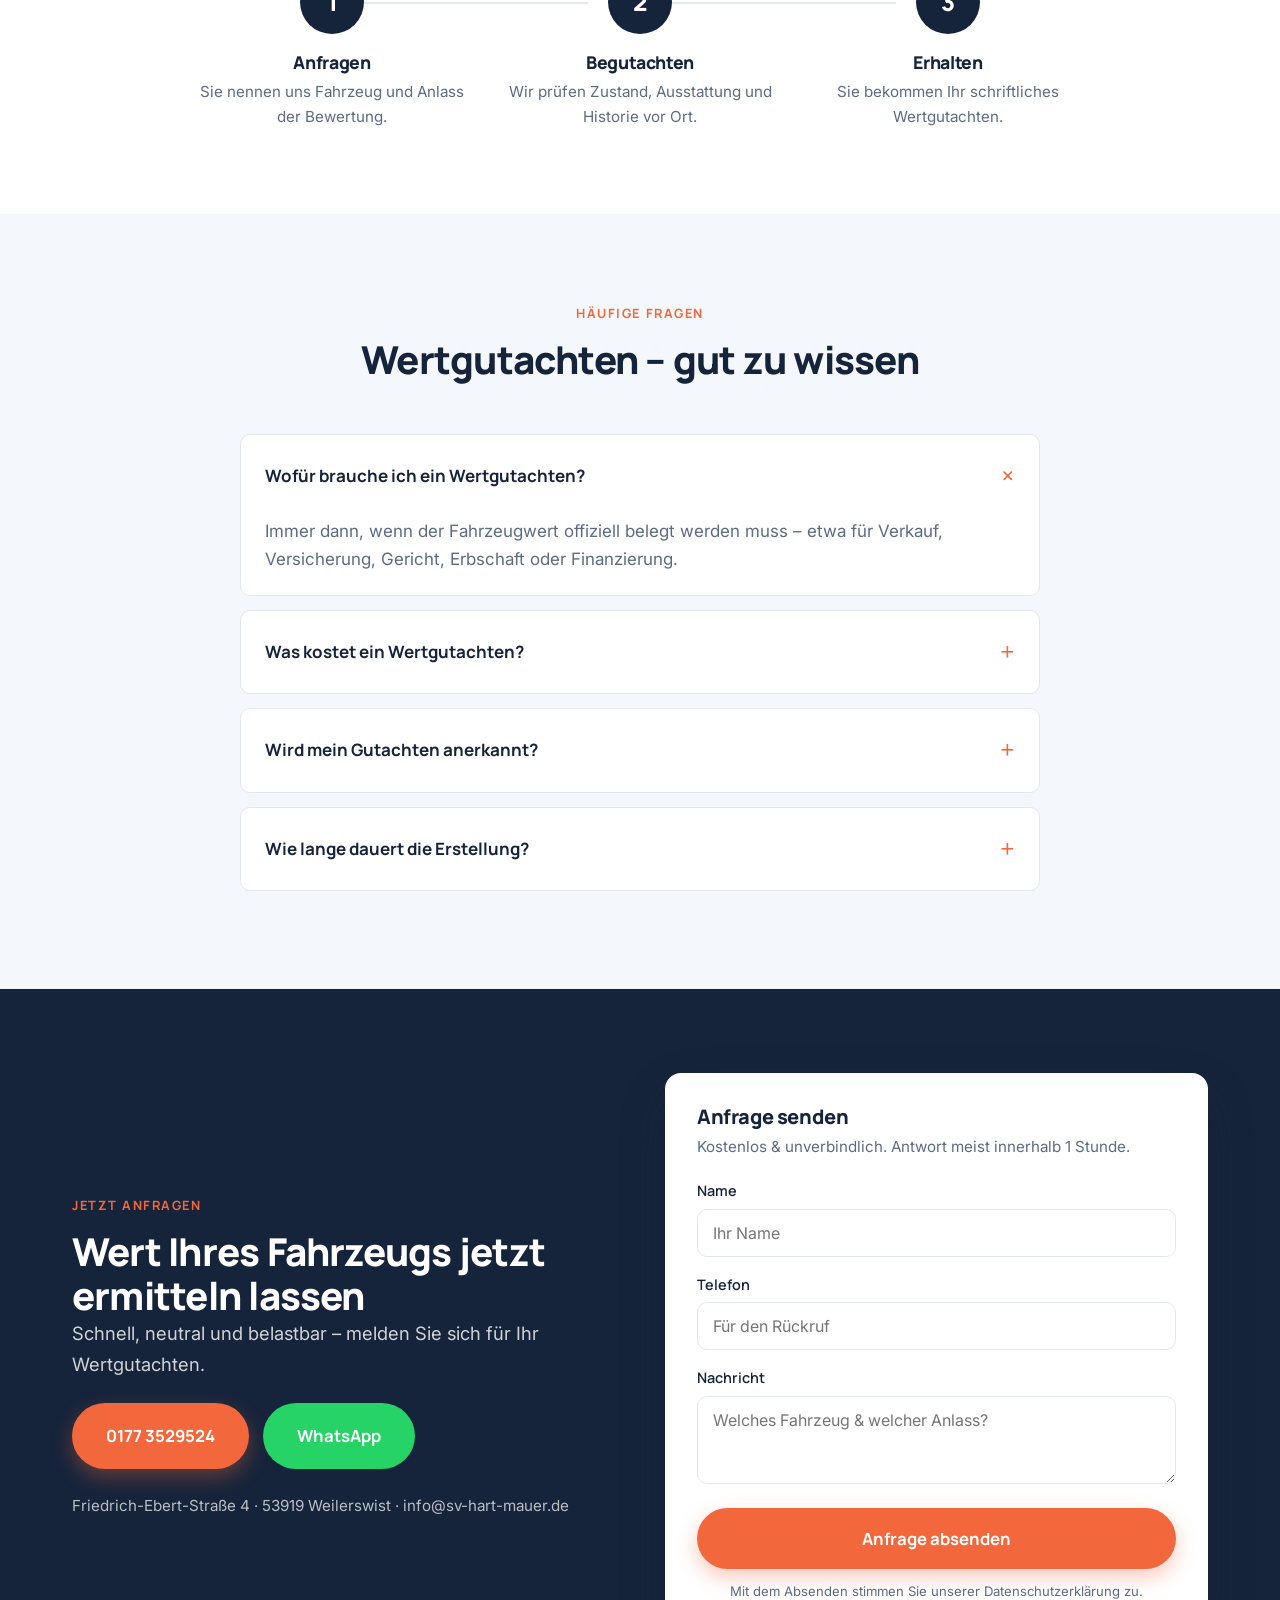
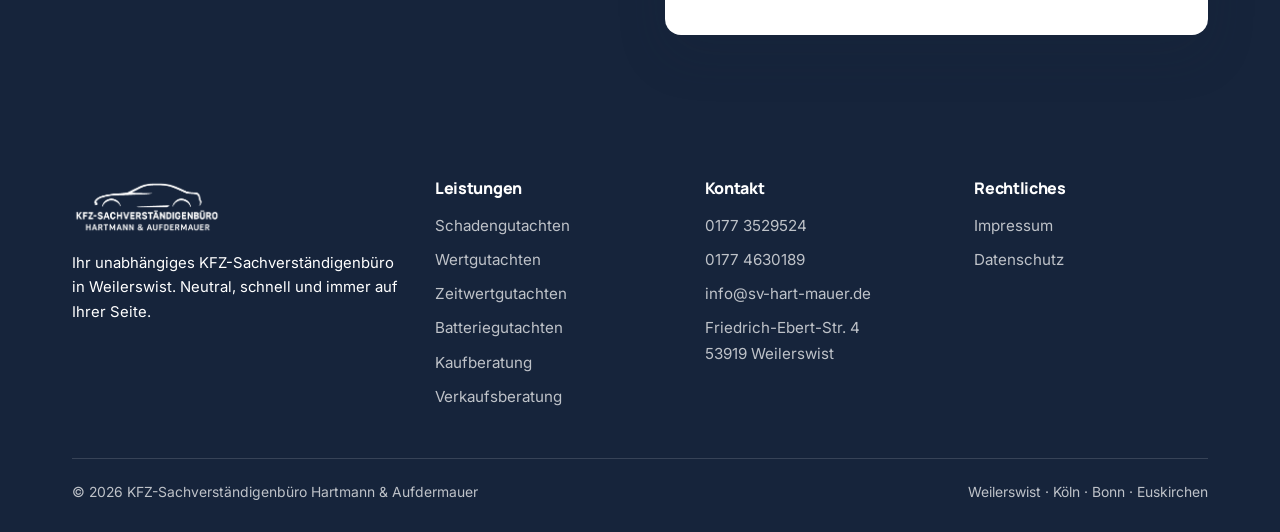
<file: wertgutachten.html>
<!DOCTYPE html>
<html lang="de">
<head>
<meta charset="UTF-8">
<meta name="viewport" content="width=device-width, initial-scale=1">
<title>Wertgutachten für Ihr Fahrzeug | Marktwert ermitteln – Hartmann & Aufdermauer</title>
<meta name="description" content="Fundiertes Wertgutachten für Ihr Fahrzeug in Weilerswist & Umgebung. Neutrale Marktwertermittlung für Verkauf, Versicherung, Erbschaft oder Finanzierung.">
<link rel="icon" href="images/logo-icon.png">
<link rel="preconnect" href="https://fonts.googleapis.com">
<link rel="preconnect" href="https://fonts.gstatic.com" crossorigin>
<link href="https://fonts.googleapis.com/css2?family=Inter:wght@400;500;600&family=Manrope:wght@600;700;800&display=swap" rel="stylesheet">
<link rel="stylesheet" href="css/style.css">
</head>
<body>

<header class="header">
  <div class="container header-inner">
    <a class="logo" href="index.html"><img src="images/logo-quer.png" alt="KFZ-Sachverstaendigenbuero Hartmann & Aufdermauer"></a>
    <input type="checkbox" id="navtoggle" class="nav-toggle">
    <nav class="nav">
      <div class="nav-item has-dropdown">
        <a href="index.html#leistungen" class="nav-trigger">Leistungen</a>
        <div class="dropdown">
          <a href="schadengutachten.html">Schadengutachten</a>
          <a href="wertgutachten.html">Wertgutachten</a>
          <a href="zeitwertgutachten.html">Zeitwertgutachten</a>
          <a href="batteriegutachten.html">Batteriegutachten</a>
          <a href="kaufberatung.html">Kaufberatung</a>
          <a href="verkaufsberatung.html">Verkaufsberatung</a>
        </div>
      </div>
      <a href="index.html#ablauf">Ablauf</a>
      <a href="index.html#team">&Uuml;ber uns</a>
      <a href="index.html#bewertungen">Bewertungen</a>
      <a href="#kontakt">Kontakt</a>
    </nav>
    <div class="header-cta">
      <a class="header-phone" href="tel:+491773529524"><svg viewBox="0 0 24 24" fill="none" stroke="currentColor" stroke-width="2"><path d="M22 16.92v3a2 2 0 0 1-2.18 2 19.79 19.79 0 0 1-8.63-3.07 19.5 19.5 0 0 1-6-6 19.79 19.79 0 0 1-3.07-8.67A2 2 0 0 1 4.11 2h3a2 2 0 0 1 2 1.72c.13.96.36 1.9.7 2.81a2 2 0 0 1-.45 2.11L8.09 9.91a16 16 0 0 0 6 6l1.27-1.27a2 2 0 0 1 2.11-.45c.9.34 1.85.57 2.81.7A2 2 0 0 1 22 16.92z" stroke-linecap="round" stroke-linejoin="round"/></svg> 0177 3529524</a>
      <a class="btn btn-primary" href="#kontakt">Termin anfragen</a>
      <label for="navtoggle" class="nav-toggle-label"><span></span><span></span><span></span></label>
    </div>
  </div>
</header>

<section class="lp-hero">
  <div class="container lp-hero-grid">
    <div>
      <div class="breadcrumb"><a href="index.html">Start</a> &rsaquo; <a href="index.html#leistungen">Leistungen</a> &rsaquo; Wertgutachten</div>
      <span class="eyebrow">Wertgutachten</span>
      <h1>Der <span>echte Wert</span> Ihres Fahrzeugs – belastbar dokumentiert</h1>
      <p class="lead">Eine neutrale Marktwertermittlung, die vor Versicherung, Gericht und beim Verkauf überzeugt.</p>
      <ul class="lp-points">
        <li><svg viewBox="0 0 24 24" fill="none" stroke="currentColor" stroke-width="2.2"><path d="M20 6L9 17l-5-5" stroke-linecap="round" stroke-linejoin="round"/></svg> Aktueller, marktgerechter Fahrzeugwert</li>
        <li><svg viewBox="0 0 24 24" fill="none" stroke="currentColor" stroke-width="2.2"><path d="M20 6L9 17l-5-5" stroke-linecap="round" stroke-linejoin="round"/></svg> Neutral & nachvollziehbar dokumentiert</li>
        <li><svg viewBox="0 0 24 24" fill="none" stroke="currentColor" stroke-width="2.2"><path d="M20 6L9 17l-5-5" stroke-linecap="round" stroke-linejoin="round"/></svg> Ideal als Verhandlungsgrundlage</li>
      </ul>
      <div class="hero-actions">
        <a class="btn btn-primary btn-lg" href="tel:+491773529524"><svg viewBox="0 0 24 24" fill="none" stroke="currentColor" stroke-width="2"><path d="M22 16.92v3a2 2 0 0 1-2.18 2 19.79 19.79 0 0 1-8.63-3.07 19.5 19.5 0 0 1-6-6 19.79 19.79 0 0 1-3.07-8.67A2 2 0 0 1 4.11 2h3a2 2 0 0 1 2 1.72c.13.96.36 1.9.7 2.81a2 2 0 0 1-.45 2.11L8.09 9.91a16 16 0 0 0 6 6l1.27-1.27a2 2 0 0 1 2.11-.45c.9.34 1.85.57 2.81.7A2 2 0 0 1 22 16.92z" stroke-linecap="round" stroke-linejoin="round"/></svg> Jetzt anrufen</a>
        <a class="btn btn-whatsapp btn-lg" href="https://wa.me/491773529524"><svg viewBox="0 0 24 24" fill="currentColor"><path d="M.057 24l1.687-6.163a11.867 11.867 0 0 1-1.587-5.946C.16 5.335 5.495 0 12.05 0a11.817 11.817 0 0 1 8.413 3.488 11.824 11.824 0 0 1 3.48 8.414c-.003 6.557-5.338 11.892-11.893 11.892a11.9 11.9 0 0 1-5.688-1.448L.057 24z"/></svg> WhatsApp</a>
      </div>
    </div>
    <div class="lp-hero-media"><img src="images/fahrzeug-landstrasse.jpg" alt="Fahrzeug auf der Strasse"></div>
  </div>
</section>

<section class="section" style="padding-top:56px;padding-bottom:0">
  <div class="container">
    <div class="cost-box">
      <svg viewBox="0 0 24 24" fill="none" stroke="currentColor" stroke-width="2"><path d="M12 22s8-4 8-10V5l-8-3-8 3v7c0 6 8 10 8 10z" stroke-linejoin="round"/><path d="M9 12l2 2 4-4" stroke-linecap="round" stroke-linejoin="round"/></svg>
      <div><h3>Wann sich ein Wertgutachten lohnt</h3><p>Immer dann, wenn der Wert Ihres Fahrzeugs schwarz auf weiß feststehen muss – etwa bei Verkauf, Versicherungseinstufung, Erbschaft, Scheidung oder Finanzierung.</p></div>
    </div>
  </div>
</section>

<section class="section">
  <div class="container area-grid">
    <div>
      <span class="eyebrow">Wann Sie uns brauchen</span>
      <h2>Typische Situationen</h2>
      <ul class="lp-points" style="margin-top:18px">
        <li><svg viewBox="0 0 24 24" fill="none" stroke="currentColor" stroke-width="2.2"><path d="M20 6L9 17l-5-5" stroke-linecap="round" stroke-linejoin="round"/></svg> Vor dem privaten Verkauf zur Preisfindung</li>
        <li><svg viewBox="0 0 24 24" fill="none" stroke="currentColor" stroke-width="2.2"><path d="M20 6L9 17l-5-5" stroke-linecap="round" stroke-linejoin="round"/></svg> Für die Versicherung (Einstufung / Streitfall)</li>
        <li><svg viewBox="0 0 24 24" fill="none" stroke="currentColor" stroke-width="2.2"><path d="M20 6L9 17l-5-5" stroke-linecap="round" stroke-linejoin="round"/></svg> Bei Erbschaft, Schenkung oder Scheidung</li>
        <li><svg viewBox="0 0 24 24" fill="none" stroke="currentColor" stroke-width="2.2"><path d="M20 6L9 17l-5-5" stroke-linecap="round" stroke-linejoin="round"/></svg> Zur Vorlage bei Bank oder Finanzierung</li>
      </ul>
    </div>
    <img src="images/gutachter-fotografiert-fahrzeug.jpg" alt="Sachverständiger dokumentiert ein Fahrzeug" style="border-radius:16px;box-shadow:var(--shadow)">
  </div>
</section>

<section class="section section-soft">
  <div class="container">
    <div class="section-head center">
      <span class="eyebrow">Leistungsumfang</span>
      <h2>Das ist in Ihrem Wertgutachten enthalten</h2>
    </div>
    <ul class="included" style="max-width:820px;margin:0 auto">
      <li><svg viewBox="0 0 24 24" fill="none" stroke="currentColor" stroke-width="2.2"><path d="M20 6L9 17l-5-5" stroke-linecap="round" stroke-linejoin="round"/></svg> Aktueller Markt- & Wiederbeschaffungswert</li>
      <li><svg viewBox="0 0 24 24" fill="none" stroke="currentColor" stroke-width="2.2"><path d="M20 6L9 17l-5-5" stroke-linecap="round" stroke-linejoin="round"/></svg> Bewertung von Zustand & Ausstattung</li>
      <li><svg viewBox="0 0 24 24" fill="none" stroke="currentColor" stroke-width="2.2"><path d="M20 6L9 17l-5-5" stroke-linecap="round" stroke-linejoin="round"/></svg> Berücksichtigung von Laufleistung & Historie</li>
      <li><svg viewBox="0 0 24 24" fill="none" stroke="currentColor" stroke-width="2.2"><path d="M20 6L9 17l-5-5" stroke-linecap="round" stroke-linejoin="round"/></svg> Foto-Dokumentation des Fahrzeugs</li>
      <li><svg viewBox="0 0 24 24" fill="none" stroke="currentColor" stroke-width="2.2"><path d="M20 6L9 17l-5-5" stroke-linecap="round" stroke-linejoin="round"/></svg> Marktvergleich vergleichbarer Fahrzeuge</li>
      <li><svg viewBox="0 0 24 24" fill="none" stroke="currentColor" stroke-width="2.2"><path d="M20 6L9 17l-5-5" stroke-linecap="round" stroke-linejoin="round"/></svg> Schriftliches, unterzeichnetes Gutachten</li>
    </ul>
    <figure style="max-width:560px;margin:38px auto 0;text-align:center"><img src="images/faktoren-wertermittlung.jpg" alt="Grafik: Faktoren der Wertermittlung" style="width:100%;border-radius:var(--radius);box-shadow:var(--shadow)"></figure>
  </div>
</section>

<section class="section">
  <div class="container">
    <div class="section-head center"><span class="eyebrow">Ablauf</span><h2>In 3 Schritten zum Ergebnis</h2></div>
    <div class="steps" style="grid-template-columns:repeat(3,1fr);max-width:900px;margin:0 auto">
      <div class="step"><div class="step-num">1</div><h3>Anfragen</h3><p>Sie nennen uns Fahrzeug und Anlass der Bewertung.</p></div>
      <div class="step"><div class="step-num">2</div><h3>Begutachten</h3><p>Wir prüfen Zustand, Ausstattung und Historie vor Ort.</p></div>
      <div class="step"><div class="step-num">3</div><h3>Erhalten</h3><p>Sie bekommen Ihr schriftliches Wertgutachten.</p></div>
    </div>
  </div>
</section>

<section class="section section-soft">
  <div class="container">
    <div class="section-head center"><span class="eyebrow">H&auml;ufige Fragen</span><h2>Wertgutachten – gut zu wissen</h2></div>
    <div class="faq">
      <details open><summary>Wofür brauche ich ein Wertgutachten?</summary><p>Immer dann, wenn der Fahrzeugwert offiziell belegt werden muss – etwa für Verkauf, Versicherung, Gericht, Erbschaft oder Finanzierung.</p></details>
      <details><summary>Was kostet ein Wertgutachten?</summary><p>Die Kosten richten sich nach Fahrzeug und Umfang. Sie erhalten vorab eine transparente Auskunft – rufen Sie uns einfach an.</p></details>
      <details><summary>Wird mein Gutachten anerkannt?</summary><p>Ja, unsere Gutachten sind neutral erstellt und werden von Versicherungen, Banken und Gerichten anerkannt.</p></details>
      <details><summary>Wie lange dauert die Erstellung?</summary><p>In der Regel erhalten Sie das fertige Gutachten innerhalb weniger Tage nach der Begutachtung.</p></details>
    </div>
  </div>
</section>

<section class="section cta-band" id="kontakt">
  <div class="container cta-grid">
    <div>
      <span class="eyebrow">Jetzt anfragen</span>
      <h2>Wert Ihres Fahrzeugs jetzt ermitteln lassen</h2>
      <p class="lead">Schnell, neutral und belastbar – melden Sie sich für Ihr Wertgutachten.</p>
      <div class="hero-actions" style="margin-top:24px">
        <a class="btn btn-primary btn-lg" href="tel:+491773529524">0177 3529524</a>
        <a class="btn btn-whatsapp btn-lg" href="https://wa.me/491773529524">WhatsApp</a>
      </div>
      <p style="color:rgba(255,255,255,.7);margin-top:24px;font-size:.95rem">Friedrich-Ebert-Stra&szlig;e 4 &middot; 53919 Weilerswist &middot; info@sv-hart-mauer.de</p>
    </div>
    <div class="form-card">
      <h3>Anfrage senden</h3>
      <p class="sub">Kostenlos & unverbindlich. Antwort meist innerhalb 1 Stunde.</p>
      <form class="lead-form">
        <input type="hidden" name="subject" value="Neue Anfrage: Wertgutachten">
        <input type="hidden" name="from_name" value="Website-Formular Hartmann &amp; Aufdermauer">
        <input type="checkbox" name="botcheck" class="honeypot-field" tabindex="-1" autocomplete="off">
        <div class="field"><label>Name</label><input type="text" name="name" placeholder="Ihr Name" required></div>
        <div class="field"><label>Telefon</label><input type="tel" name="phone" placeholder="F&uuml;r den R&uuml;ckruf" required></div>
        <div class="field"><label>Nachricht</label><textarea rows="3" name="message" placeholder="Welches Fahrzeug & welcher Anlass?"></textarea></div>
        <button class="btn btn-primary btn-block btn-lg" type="submit">Anfrage absenden</button>
        <p class="form-feedback" aria-live="polite"></p>
        <p class="form-fineprint">Mit dem Absenden stimmen Sie unserer Datenschutzerkl&auml;rung zu.</p>
      </form>
    </div>
  </div>
</section>

<footer class="footer">
  <div class="container">
    <div class="footer-grid">
      <div>
        <img src="images/logo-quer.png" alt="Hartmann & Aufdermauer">
        <p style="font-size:.93rem">Ihr unabh&auml;ngiges KFZ-Sachverst&auml;ndigenb&uuml;ro in Weilerswist. Neutral, schnell und immer auf Ihrer Seite.</p>
      </div>
      <div>
        <h4>Leistungen</h4>
        <a href="schadengutachten.html">Schadengutachten</a>
        <a href="wertgutachten.html">Wertgutachten</a>
        <a href="zeitwertgutachten.html">Zeitwertgutachten</a>
        <a href="batteriegutachten.html">Batteriegutachten</a>
        <a href="kaufberatung.html">Kaufberatung</a>
        <a href="verkaufsberatung.html">Verkaufsberatung</a>
      </div>
      <div>
        <h4>Kontakt</h4>
        <a href="tel:+491773529524">0177 3529524</a>
        <a href="tel:+491774630189">0177 4630189</a>
        <a href="mailto:info@sv-hart-mauer.de">info@sv-hart-mauer.de</a>
        <a href="#">Friedrich-Ebert-Str. 4<br>53919 Weilerswist</a>
      </div>
      <div>
        <h4>Rechtliches</h4>
        <a href="impressum.html">Impressum</a>
        <a href="datenschutz.html">Datenschutz</a>
      </div>
    </div>
    <div class="footer-bottom">
      <span>&copy; 2026 KFZ-Sachverst&auml;ndigenb&uuml;ro Hartmann & Aufdermauer</span>
      <span>Weilerswist &middot; K&ouml;ln &middot; Bonn &middot; Euskirchen</span>
    </div>
  </div>
</footer>

<div class="mobile-bar">
  <a class="mb-call" href="tel:+491773529524"><svg viewBox="0 0 24 24" fill="none" stroke="currentColor" stroke-width="2"><path d="M22 16.92v3a2 2 0 0 1-2.18 2 19.79 19.79 0 0 1-8.63-3.07 19.5 19.5 0 0 1-6-6 19.79 19.79 0 0 1-3.07-8.67A2 2 0 0 1 4.11 2h3a2 2 0 0 1 2 1.72c.13.96.36 1.9.7 2.81a2 2 0 0 1-.45 2.11L8.09 9.91a16 16 0 0 0 6 6l1.27-1.27a2 2 0 0 1 2.11-.45c.9.34 1.85.57 2.81.7A2 2 0 0 1 22 16.92z" stroke-linecap="round" stroke-linejoin="round"/></svg> Anrufen</a>
  <a class="mb-wa" href="https://wa.me/491773529524"><svg viewBox="0 0 24 24" fill="currentColor"><path d="M.057 24l1.687-6.163a11.867 11.867 0 0 1-1.587-5.946C.16 5.335 5.495 0 12.05 0a11.817 11.817 0 0 1 8.413 3.488 11.824 11.824 0 0 1 3.48 8.414c-.003 6.557-5.338 11.892-11.893 11.892a11.9 11.9 0 0 1-5.688-1.448L.057 24z"/></svg> WhatsApp</a>
</div>

<script src="js/forms.js"></script>
<script>
  document.querySelectorAll('.nav a').forEach(function (a) {
    a.addEventListener('click', function () {
      var t = document.getElementById('navtoggle');
      if (t) t.checked = false;
    });
  });
</script>

</body>
</html>
</file>
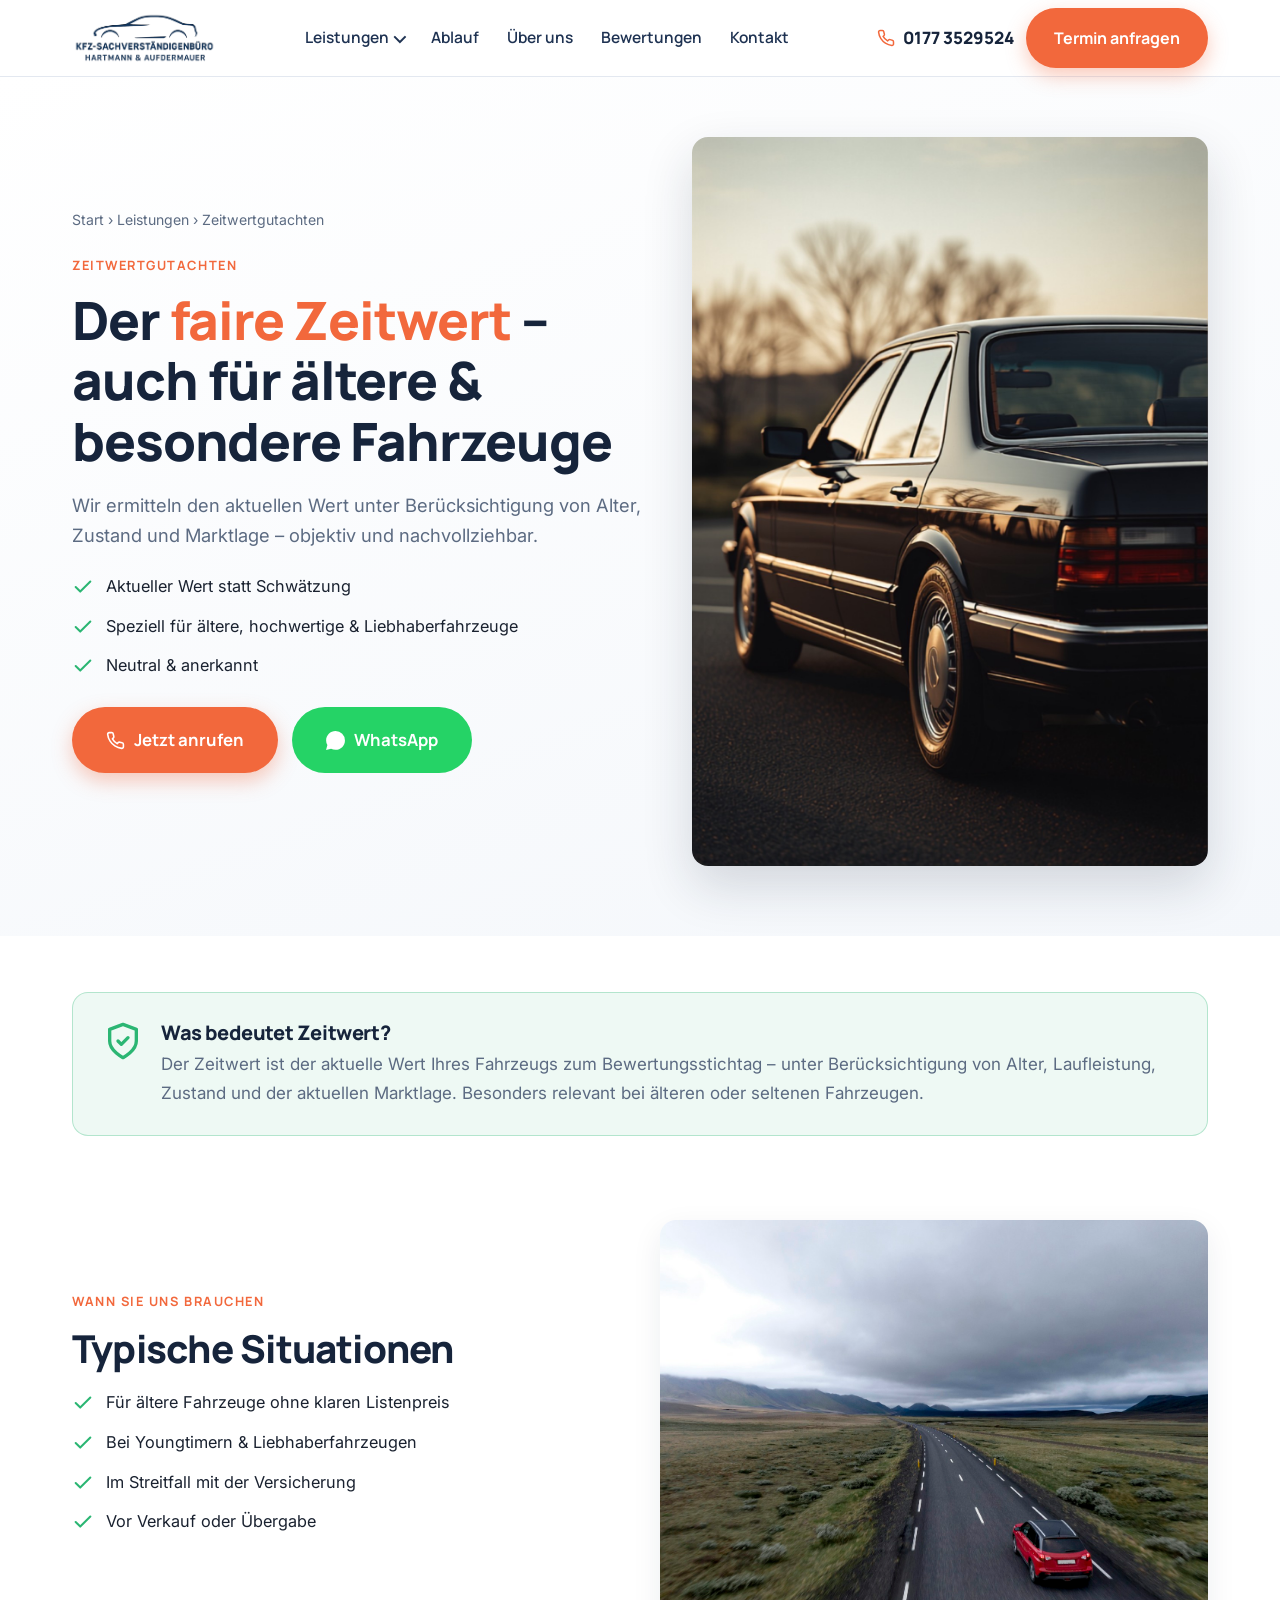
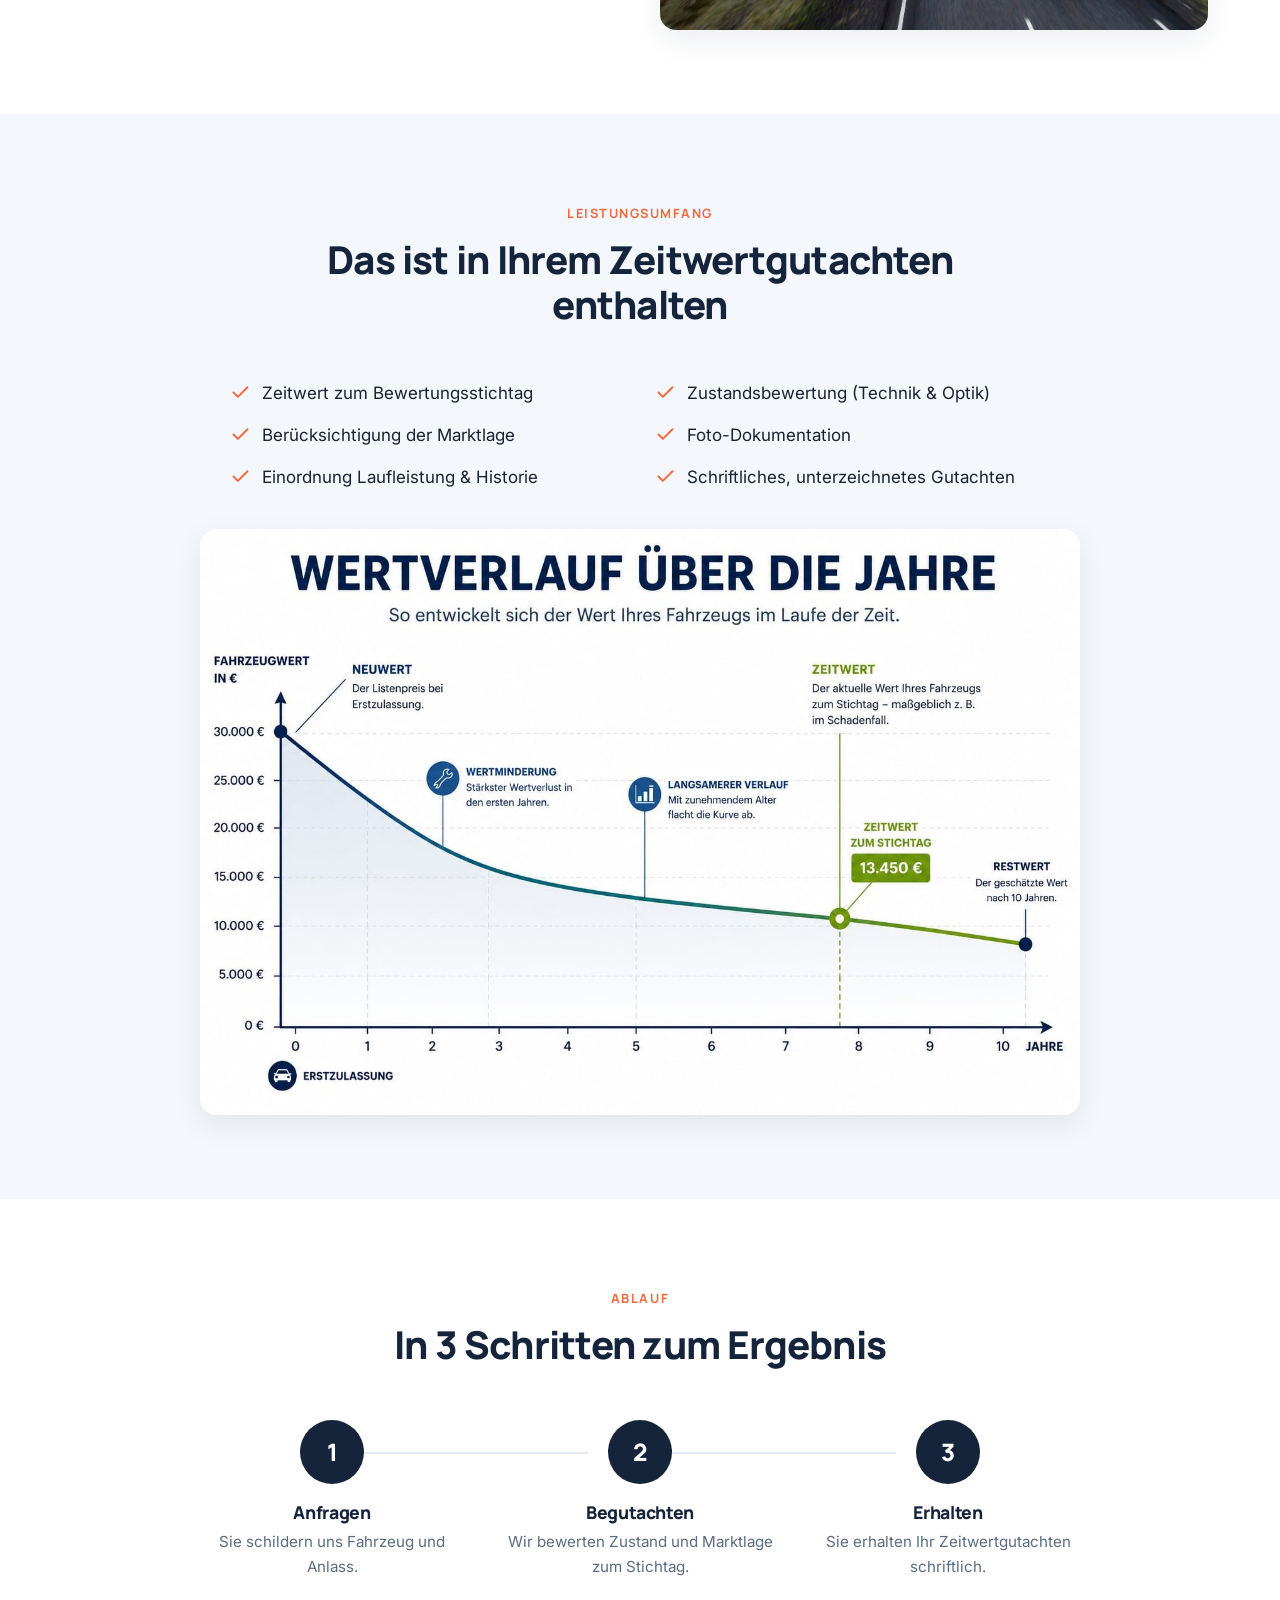
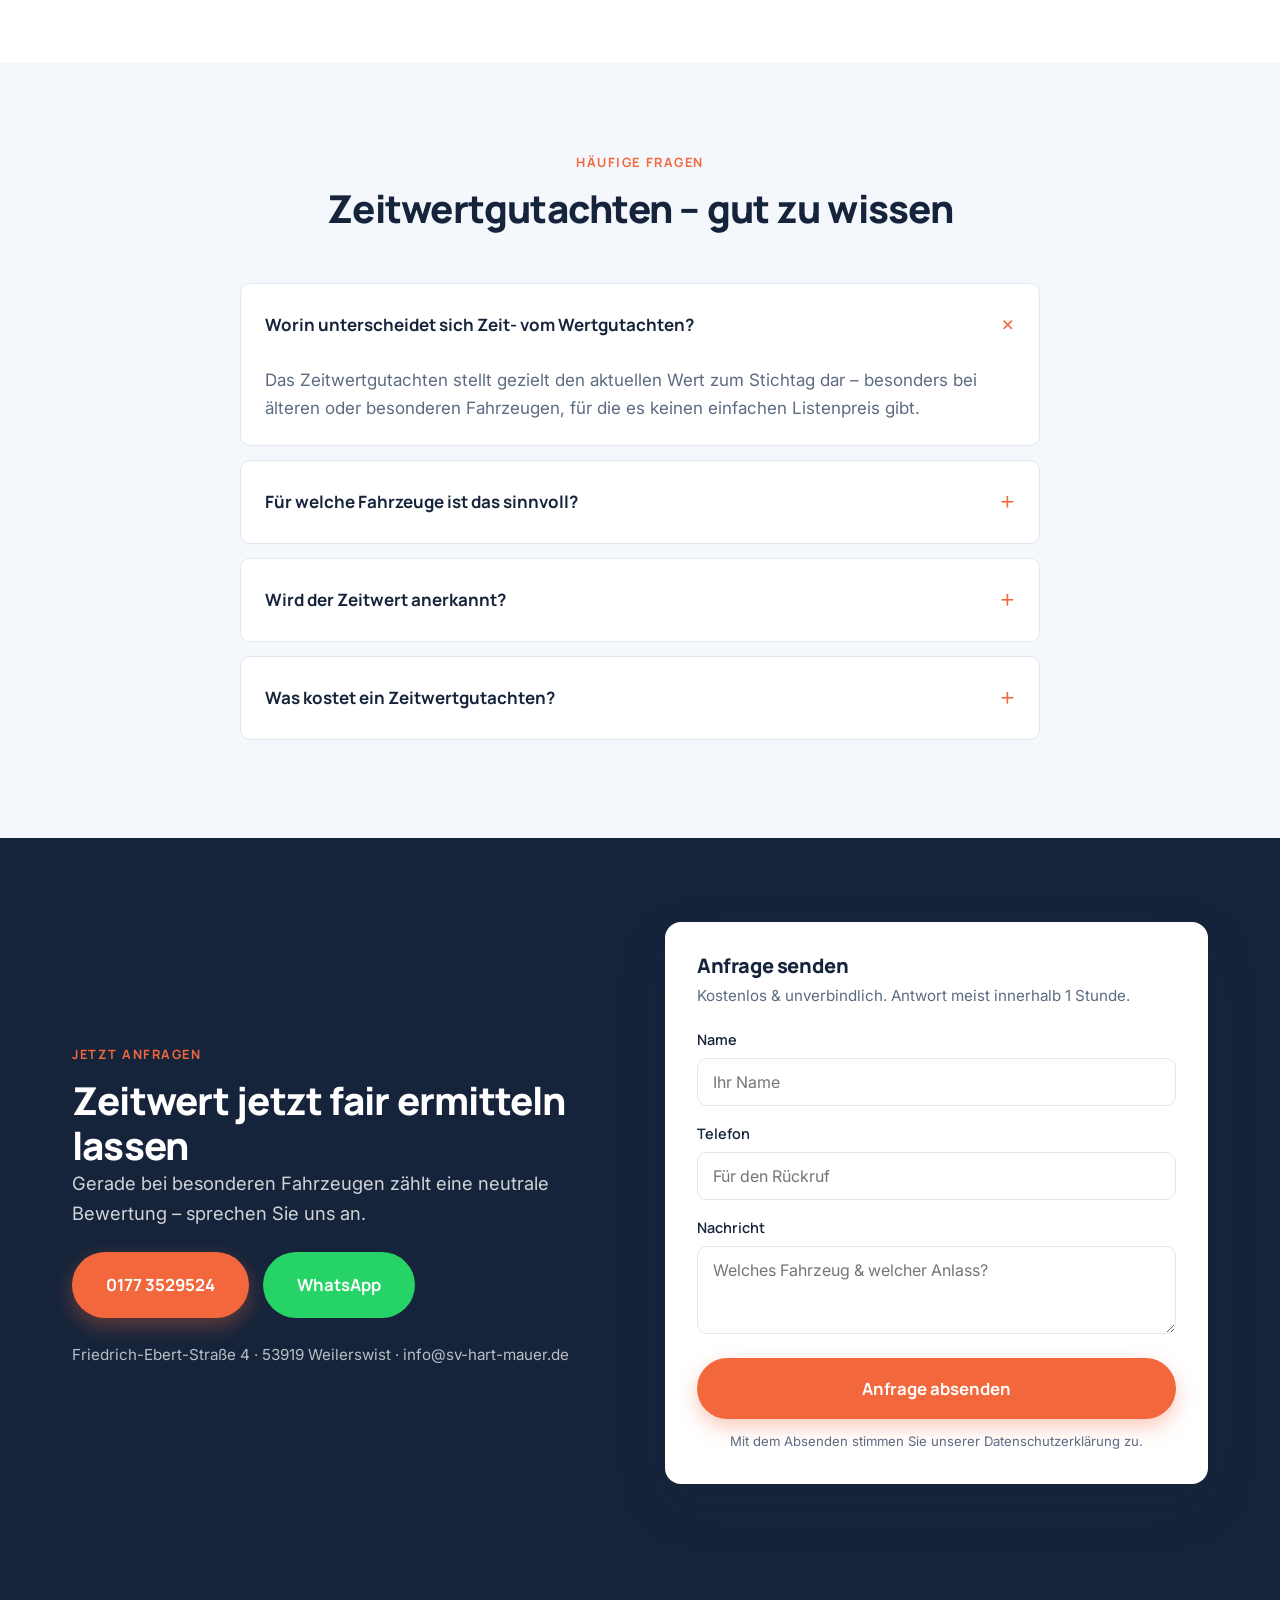
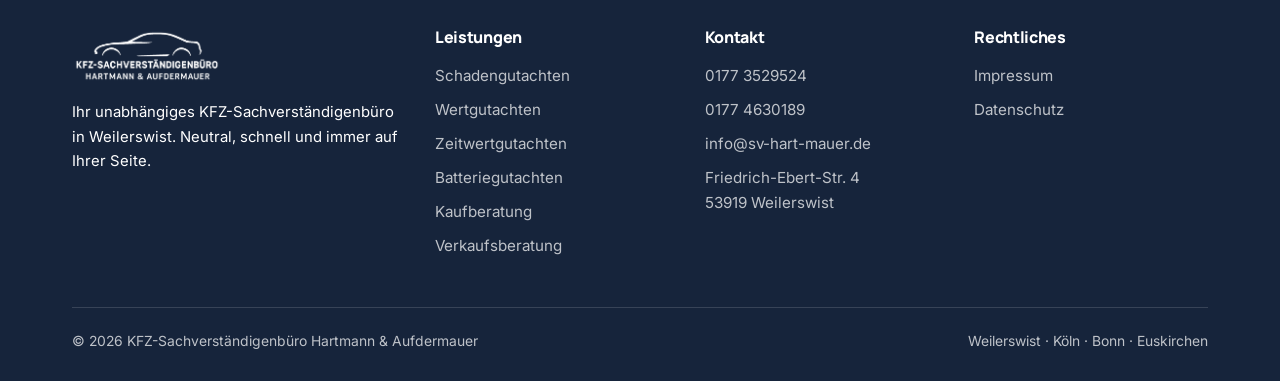
<file: zeitwertgutachten.html>
<!DOCTYPE html>
<html lang="de">
<head>
<meta charset="UTF-8">
<meta name="viewport" content="width=device-width, initial-scale=1">
<title>Zeitwertgutachten | Fairer Wert für ältere & besondere Fahrzeuge – Hartmann & Aufdermauer</title>
<meta name="description" content="Zeitwertgutachten in Weilerswist & Umgebung. Der faire aktuelle Wert für ältere, hochwertige oder besondere Fahrzeuge – neutral und anerkannt.">
<link rel="icon" href="images/logo-icon.png">
<link rel="preconnect" href="https://fonts.googleapis.com">
<link rel="preconnect" href="https://fonts.gstatic.com" crossorigin>
<link href="https://fonts.googleapis.com/css2?family=Inter:wght@400;500;600&family=Manrope:wght@600;700;800&display=swap" rel="stylesheet">
<link rel="stylesheet" href="css/style.css">
</head>
<body>

<header class="header">
  <div class="container header-inner">
    <a class="logo" href="index.html"><img src="images/logo-quer.png" alt="KFZ-Sachverstaendigenbuero Hartmann & Aufdermauer"></a>
    <input type="checkbox" id="navtoggle" class="nav-toggle">
    <nav class="nav">
      <div class="nav-item has-dropdown">
        <a href="index.html#leistungen" class="nav-trigger">Leistungen</a>
        <div class="dropdown">
          <a href="schadengutachten.html">Schadengutachten</a>
          <a href="wertgutachten.html">Wertgutachten</a>
          <a href="zeitwertgutachten.html">Zeitwertgutachten</a>
          <a href="batteriegutachten.html">Batteriegutachten</a>
          <a href="kaufberatung.html">Kaufberatung</a>
          <a href="verkaufsberatung.html">Verkaufsberatung</a>
        </div>
      </div>
      <a href="index.html#ablauf">Ablauf</a>
      <a href="index.html#team">&Uuml;ber uns</a>
      <a href="index.html#bewertungen">Bewertungen</a>
      <a href="#kontakt">Kontakt</a>
    </nav>
    <div class="header-cta">
      <a class="header-phone" href="tel:+491773529524"><svg viewBox="0 0 24 24" fill="none" stroke="currentColor" stroke-width="2"><path d="M22 16.92v3a2 2 0 0 1-2.18 2 19.79 19.79 0 0 1-8.63-3.07 19.5 19.5 0 0 1-6-6 19.79 19.79 0 0 1-3.07-8.67A2 2 0 0 1 4.11 2h3a2 2 0 0 1 2 1.72c.13.96.36 1.9.7 2.81a2 2 0 0 1-.45 2.11L8.09 9.91a16 16 0 0 0 6 6l1.27-1.27a2 2 0 0 1 2.11-.45c.9.34 1.85.57 2.81.7A2 2 0 0 1 22 16.92z" stroke-linecap="round" stroke-linejoin="round"/></svg> 0177 3529524</a>
      <a class="btn btn-primary" href="#kontakt">Termin anfragen</a>
      <label for="navtoggle" class="nav-toggle-label"><span></span><span></span><span></span></label>
    </div>
  </div>
</header>

<section class="lp-hero">
  <div class="container lp-hero-grid">
    <div>
      <div class="breadcrumb"><a href="index.html">Start</a> &rsaquo; <a href="index.html#leistungen">Leistungen</a> &rsaquo; Zeitwertgutachten</div>
      <span class="eyebrow">Zeitwertgutachten</span>
      <h1>Der <span>faire Zeitwert</span> – auch für ältere & besondere Fahrzeuge</h1>
      <p class="lead">Wir ermitteln den aktuellen Wert unter Berücksichtigung von Alter, Zustand und Marktlage – objektiv und nachvollziehbar.</p>
      <ul class="lp-points">
        <li><svg viewBox="0 0 24 24" fill="none" stroke="currentColor" stroke-width="2.2"><path d="M20 6L9 17l-5-5" stroke-linecap="round" stroke-linejoin="round"/></svg> Aktueller Wert statt Schwätzung</li>
        <li><svg viewBox="0 0 24 24" fill="none" stroke="currentColor" stroke-width="2.2"><path d="M20 6L9 17l-5-5" stroke-linecap="round" stroke-linejoin="round"/></svg> Speziell für ältere, hochwertige & Liebhaberfahrzeuge</li>
        <li><svg viewBox="0 0 24 24" fill="none" stroke="currentColor" stroke-width="2.2"><path d="M20 6L9 17l-5-5" stroke-linecap="round" stroke-linejoin="round"/></svg> Neutral & anerkannt</li>
      </ul>
      <div class="hero-actions">
        <a class="btn btn-primary btn-lg" href="tel:+491773529524"><svg viewBox="0 0 24 24" fill="none" stroke="currentColor" stroke-width="2"><path d="M22 16.92v3a2 2 0 0 1-2.18 2 19.79 19.79 0 0 1-8.63-3.07 19.5 19.5 0 0 1-6-6 19.79 19.79 0 0 1-3.07-8.67A2 2 0 0 1 4.11 2h3a2 2 0 0 1 2 1.72c.13.96.36 1.9.7 2.81a2 2 0 0 1-.45 2.11L8.09 9.91a16 16 0 0 0 6 6l1.27-1.27a2 2 0 0 1 2.11-.45c.9.34 1.85.57 2.81.7A2 2 0 0 1 22 16.92z" stroke-linecap="round" stroke-linejoin="round"/></svg> Jetzt anrufen</a>
        <a class="btn btn-whatsapp btn-lg" href="https://wa.me/491773529524"><svg viewBox="0 0 24 24" fill="currentColor"><path d="M.057 24l1.687-6.163a11.867 11.867 0 0 1-1.587-5.946C.16 5.335 5.495 0 12.05 0a11.817 11.817 0 0 1 8.413 3.488 11.824 11.824 0 0 1 3.48 8.414c-.003 6.557-5.338 11.892-11.893 11.892a11.9 11.9 0 0 1-5.688-1.448L.057 24z"/></svg> WhatsApp</a>
      </div>
    </div>
    <div class="lp-hero-media"><img src="images/youngtimer-oldtimer.jpg" alt="Gepflegter Youngtimer im Abendlicht"></div>
  </div>
</section>

<section class="section" style="padding-top:56px;padding-bottom:0">
  <div class="container">
    <div class="cost-box">
      <svg viewBox="0 0 24 24" fill="none" stroke="currentColor" stroke-width="2"><path d="M12 22s8-4 8-10V5l-8-3-8 3v7c0 6 8 10 8 10z" stroke-linejoin="round"/><path d="M9 12l2 2 4-4" stroke-linecap="round" stroke-linejoin="round"/></svg>
      <div><h3>Was bedeutet Zeitwert?</h3><p>Der Zeitwert ist der aktuelle Wert Ihres Fahrzeugs zum Bewertungsstichtag – unter Berücksichtigung von Alter, Laufleistung, Zustand und der aktuellen Marktlage. Besonders relevant bei älteren oder seltenen Fahrzeugen.</p></div>
    </div>
  </div>
</section>

<section class="section">
  <div class="container area-grid">
    <div>
      <span class="eyebrow">Wann Sie uns brauchen</span>
      <h2>Typische Situationen</h2>
      <ul class="lp-points" style="margin-top:18px">
        <li><svg viewBox="0 0 24 24" fill="none" stroke="currentColor" stroke-width="2.2"><path d="M20 6L9 17l-5-5" stroke-linecap="round" stroke-linejoin="round"/></svg> Für ältere Fahrzeuge ohne klaren Listenpreis</li>
        <li><svg viewBox="0 0 24 24" fill="none" stroke="currentColor" stroke-width="2.2"><path d="M20 6L9 17l-5-5" stroke-linecap="round" stroke-linejoin="round"/></svg> Bei Youngtimern & Liebhaberfahrzeugen</li>
        <li><svg viewBox="0 0 24 24" fill="none" stroke="currentColor" stroke-width="2.2"><path d="M20 6L9 17l-5-5" stroke-linecap="round" stroke-linejoin="round"/></svg> Im Streitfall mit der Versicherung</li>
        <li><svg viewBox="0 0 24 24" fill="none" stroke="currentColor" stroke-width="2.2"><path d="M20 6L9 17l-5-5" stroke-linecap="round" stroke-linejoin="round"/></svg> Vor Verkauf oder Übergabe</li>
      </ul>
    </div>
    <img src="images/fahrzeug-landstrasse.jpg" alt="Fahrzeug unterwegs" style="border-radius:16px;box-shadow:var(--shadow)">
  </div>
</section>

<section class="section section-soft">
  <div class="container">
    <div class="section-head center">
      <span class="eyebrow">Leistungsumfang</span>
      <h2>Das ist in Ihrem Zeitwertgutachten enthalten</h2>
    </div>
    <ul class="included" style="max-width:820px;margin:0 auto">
      <li><svg viewBox="0 0 24 24" fill="none" stroke="currentColor" stroke-width="2.2"><path d="M20 6L9 17l-5-5" stroke-linecap="round" stroke-linejoin="round"/></svg> Zeitwert zum Bewertungsstichtag</li>
      <li><svg viewBox="0 0 24 24" fill="none" stroke="currentColor" stroke-width="2.2"><path d="M20 6L9 17l-5-5" stroke-linecap="round" stroke-linejoin="round"/></svg> Zustandsbewertung (Technik & Optik)</li>
      <li><svg viewBox="0 0 24 24" fill="none" stroke="currentColor" stroke-width="2.2"><path d="M20 6L9 17l-5-5" stroke-linecap="round" stroke-linejoin="round"/></svg> Berücksichtigung der Marktlage</li>
      <li><svg viewBox="0 0 24 24" fill="none" stroke="currentColor" stroke-width="2.2"><path d="M20 6L9 17l-5-5" stroke-linecap="round" stroke-linejoin="round"/></svg> Foto-Dokumentation</li>
      <li><svg viewBox="0 0 24 24" fill="none" stroke="currentColor" stroke-width="2.2"><path d="M20 6L9 17l-5-5" stroke-linecap="round" stroke-linejoin="round"/></svg> Einordnung Laufleistung & Historie</li>
      <li><svg viewBox="0 0 24 24" fill="none" stroke="currentColor" stroke-width="2.2"><path d="M20 6L9 17l-5-5" stroke-linecap="round" stroke-linejoin="round"/></svg> Schriftliches, unterzeichnetes Gutachten</li>
    </ul>
    <figure style="max-width:880px;margin:38px auto 0;text-align:center"><img src="images/wertverlauf-jahre.jpg" alt="Grafik: Wertverlauf über die Jahre" style="width:100%;border-radius:var(--radius);box-shadow:var(--shadow)"></figure>
  </div>
</section>

<section class="section">
  <div class="container">
    <div class="section-head center"><span class="eyebrow">Ablauf</span><h2>In 3 Schritten zum Ergebnis</h2></div>
    <div class="steps" style="grid-template-columns:repeat(3,1fr);max-width:900px;margin:0 auto">
      <div class="step"><div class="step-num">1</div><h3>Anfragen</h3><p>Sie schildern uns Fahrzeug und Anlass.</p></div>
      <div class="step"><div class="step-num">2</div><h3>Begutachten</h3><p>Wir bewerten Zustand und Marktlage zum Stichtag.</p></div>
      <div class="step"><div class="step-num">3</div><h3>Erhalten</h3><p>Sie erhalten Ihr Zeitwertgutachten schriftlich.</p></div>
    </div>
  </div>
</section>

<section class="section section-soft">
  <div class="container">
    <div class="section-head center"><span class="eyebrow">H&auml;ufige Fragen</span><h2>Zeitwertgutachten – gut zu wissen</h2></div>
    <div class="faq">
      <details open><summary>Worin unterscheidet sich Zeit- vom Wertgutachten?</summary><p>Das Zeitwertgutachten stellt gezielt den aktuellen Wert zum Stichtag dar – besonders bei älteren oder besonderen Fahrzeugen, für die es keinen einfachen Listenpreis gibt.</p></details>
      <details><summary>Für welche Fahrzeuge ist das sinnvoll?</summary><p>Vor allem für ältere Fahrzeuge, Youngtimer und Liebhaberstücke sowie in Streitfällen mit der Versicherung.</p></details>
      <details><summary>Wird der Zeitwert anerkannt?</summary><p>Ja, unsere neutralen Gutachten werden von Versicherungen und Gerichten anerkannt.</p></details>
      <details><summary>Was kostet ein Zeitwertgutachten?</summary><p>Das hängt vom Fahrzeug ab – Sie erhalten vorab eine transparente Auskunft.</p></details>
    </div>
  </div>
</section>

<section class="section cta-band" id="kontakt">
  <div class="container cta-grid">
    <div>
      <span class="eyebrow">Jetzt anfragen</span>
      <h2>Zeitwert jetzt fair ermitteln lassen</h2>
      <p class="lead">Gerade bei besonderen Fahrzeugen zählt eine neutrale Bewertung – sprechen Sie uns an.</p>
      <div class="hero-actions" style="margin-top:24px">
        <a class="btn btn-primary btn-lg" href="tel:+491773529524">0177 3529524</a>
        <a class="btn btn-whatsapp btn-lg" href="https://wa.me/491773529524">WhatsApp</a>
      </div>
      <p style="color:rgba(255,255,255,.7);margin-top:24px;font-size:.95rem">Friedrich-Ebert-Stra&szlig;e 4 &middot; 53919 Weilerswist &middot; info@sv-hart-mauer.de</p>
    </div>
    <div class="form-card">
      <h3>Anfrage senden</h3>
      <p class="sub">Kostenlos & unverbindlich. Antwort meist innerhalb 1 Stunde.</p>
      <form class="lead-form">
        <input type="hidden" name="subject" value="Neue Anfrage: Zeitwertgutachten">
        <input type="hidden" name="from_name" value="Website-Formular Hartmann &amp; Aufdermauer">
        <input type="checkbox" name="botcheck" class="honeypot-field" tabindex="-1" autocomplete="off">
        <div class="field"><label>Name</label><input type="text" name="name" placeholder="Ihr Name" required></div>
        <div class="field"><label>Telefon</label><input type="tel" name="phone" placeholder="F&uuml;r den R&uuml;ckruf" required></div>
        <div class="field"><label>Nachricht</label><textarea rows="3" name="message" placeholder="Welches Fahrzeug & welcher Anlass?"></textarea></div>
        <button class="btn btn-primary btn-block btn-lg" type="submit">Anfrage absenden</button>
        <p class="form-feedback" aria-live="polite"></p>
        <p class="form-fineprint">Mit dem Absenden stimmen Sie unserer Datenschutzerkl&auml;rung zu.</p>
      </form>
    </div>
  </div>
</section>

<footer class="footer">
  <div class="container">
    <div class="footer-grid">
      <div>
        <img src="images/logo-quer.png" alt="Hartmann & Aufdermauer">
        <p style="font-size:.93rem">Ihr unabh&auml;ngiges KFZ-Sachverst&auml;ndigenb&uuml;ro in Weilerswist. Neutral, schnell und immer auf Ihrer Seite.</p>
      </div>
      <div>
        <h4>Leistungen</h4>
        <a href="schadengutachten.html">Schadengutachten</a>
        <a href="wertgutachten.html">Wertgutachten</a>
        <a href="zeitwertgutachten.html">Zeitwertgutachten</a>
        <a href="batteriegutachten.html">Batteriegutachten</a>
        <a href="kaufberatung.html">Kaufberatung</a>
        <a href="verkaufsberatung.html">Verkaufsberatung</a>
      </div>
      <div>
        <h4>Kontakt</h4>
        <a href="tel:+491773529524">0177 3529524</a>
        <a href="tel:+491774630189">0177 4630189</a>
        <a href="mailto:info@sv-hart-mauer.de">info@sv-hart-mauer.de</a>
        <a href="#">Friedrich-Ebert-Str. 4<br>53919 Weilerswist</a>
      </div>
      <div>
        <h4>Rechtliches</h4>
        <a href="impressum.html">Impressum</a>
        <a href="datenschutz.html">Datenschutz</a>
      </div>
    </div>
    <div class="footer-bottom">
      <span>&copy; 2026 KFZ-Sachverst&auml;ndigenb&uuml;ro Hartmann & Aufdermauer</span>
      <span>Weilerswist &middot; K&ouml;ln &middot; Bonn &middot; Euskirchen</span>
    </div>
  </div>
</footer>

<div class="mobile-bar">
  <a class="mb-call" href="tel:+491773529524"><svg viewBox="0 0 24 24" fill="none" stroke="currentColor" stroke-width="2"><path d="M22 16.92v3a2 2 0 0 1-2.18 2 19.79 19.79 0 0 1-8.63-3.07 19.5 19.5 0 0 1-6-6 19.79 19.79 0 0 1-3.07-8.67A2 2 0 0 1 4.11 2h3a2 2 0 0 1 2 1.72c.13.96.36 1.9.7 2.81a2 2 0 0 1-.45 2.11L8.09 9.91a16 16 0 0 0 6 6l1.27-1.27a2 2 0 0 1 2.11-.45c.9.34 1.85.57 2.81.7A2 2 0 0 1 22 16.92z" stroke-linecap="round" stroke-linejoin="round"/></svg> Anrufen</a>
  <a class="mb-wa" href="https://wa.me/491773529524"><svg viewBox="0 0 24 24" fill="currentColor"><path d="M.057 24l1.687-6.163a11.867 11.867 0 0 1-1.587-5.946C.16 5.335 5.495 0 12.05 0a11.817 11.817 0 0 1 8.413 3.488 11.824 11.824 0 0 1 3.48 8.414c-.003 6.557-5.338 11.892-11.893 11.892a11.9 11.9 0 0 1-5.688-1.448L.057 24z"/></svg> WhatsApp</a>
</div>

<script src="js/forms.js"></script>
<script>
  document.querySelectorAll('.nav a').forEach(function (a) {
    a.addEventListener('click', function () {
      var t = document.getElementById('navtoggle');
      if (t) t.checked = false;
    });
  });
</script>

</body>
</html>
</file>
<file: css/style.css>
/* ============================================================
   KFZ-Sachverständigenbüro Hartmann & Aufdermauer
   Design-System / Prototyp
   ============================================================ */

:root {
  --navy:        #16243B;
  --navy-700:    #1E3252;
  --navy-600:    #2A436B;
  --accent:      #F2683C;
  --accent-600:  #db521f;
  --green:       #2BB673;
  --bg:          #FFFFFF;
  --bg-soft:     #F4F7FB;
  --bg-navy:     #16243B;
  --text:        #1A2230;
  --muted:       #5C6B82;
  --border:      #E3E8F0;
  --radius:      16px;
  --radius-sm:   10px;
  --shadow:      0 10px 30px rgba(22,36,59,.08);
  --shadow-lg:   0 20px 50px rgba(22,36,59,.16);
  --maxw:        1180px;
  --font-head:   'Manrope', system-ui, sans-serif;
  --font-body:   'Inter', system-ui, sans-serif;
}

* { margin: 0; padding: 0; box-sizing: border-box; }
html { scroll-behavior: smooth; }
body {
  font-family: var(--font-body);
  color: var(--text);
  background: var(--bg);
  font-size: 17px;
  line-height: 1.65;
  -webkit-font-smoothing: antialiased;
}
img { max-width: 100%; display: block; }
a { color: inherit; text-decoration: none; }

h1, h2, h3, h4 { font-family: var(--font-head); color: var(--navy); line-height: 1.15; font-weight: 800; letter-spacing: -.02em; }
h1 { font-size: clamp(2rem, 4.5vw, 3.3rem); }
h2 { font-size: clamp(1.6rem, 3.2vw, 2.4rem); }
h3 { font-size: 1.25rem; }
p  { color: var(--text); }
.muted { color: var(--muted); }

.container { max-width: var(--maxw); margin: 0 auto; padding: 0 22px; }
.section { padding: 84px 0; }
.section-soft { background: var(--bg-soft); }
.center { text-align: center; }
.eyebrow {
  display: inline-block; font-family: var(--font-head); font-weight: 700;
  text-transform: uppercase; letter-spacing: .12em; font-size: .8rem;
  color: var(--accent); margin-bottom: 14px;
}
.lead { font-size: 1.15rem; color: var(--muted); max-width: 620px; }
.center .lead { margin-left: auto; margin-right: auto; }
.section-head { max-width: 720px; margin: 0 auto 52px; }

/* ---------- Buttons ---------- */
.btn {
  display: inline-flex; align-items: center; gap: 9px;
  font-family: var(--font-head); font-weight: 700; font-size: 1rem;
  padding: 15px 26px; border-radius: 999px; cursor: pointer;
  border: 2px solid transparent; transition: .18s ease; white-space: nowrap;
}
.btn svg { width: 19px; height: 19px; }
.btn-primary { background: var(--accent); color: #fff; box-shadow: 0 8px 20px rgba(242,104,60,.35); }
.btn-primary:hover { background: var(--accent-600); transform: translateY(-2px); }
.btn-whatsapp { background: #25D366; color: #fff; }
.btn-whatsapp:hover { background: #1da851; transform: translateY(-2px); }
.btn-ghost { background: transparent; color: var(--navy); border-color: var(--border); }
.btn-ghost:hover { border-color: var(--navy); }
.btn-light { background: #fff; color: var(--navy); }
.btn-light:hover { transform: translateY(-2px); }
.btn-lg { padding: 17px 32px; font-size: 1.05rem; }
.btn-block { width: 100%; justify-content: center; }

/* ---------- Header ---------- */
.header {
  position: sticky; top: 0; z-index: 100; background: rgba(255,255,255,.92);
  backdrop-filter: saturate(150%) blur(10px); border-bottom: 1px solid var(--border);
}
.header-inner { display: flex; align-items: center; justify-content: space-between; height: 76px; }
.logo img { height: 54px; width: auto; }
.nav { display: flex; align-items: center; gap: 28px; }
.nav > a, .nav-trigger { font-family: var(--font-head); font-weight: 600; font-size: .97rem; color: var(--navy-700); }
.nav > a:hover, .nav-trigger:hover { color: var(--accent); }

/* Leistungen-Dropdown */
.nav-item { position: relative; display: flex; align-items: center; }
.nav-item.has-dropdown > .nav-trigger { display: inline-flex; align-items: center; gap: 5px; }
.nav-item.has-dropdown > .nav-trigger::after {
  content: ""; width: 7px; height: 7px; border-right: 2px solid currentColor; border-bottom: 2px solid currentColor;
  transform: rotate(45deg) translateY(-2px); transition: .2s;
}
.nav-item.has-dropdown:hover > .nav-trigger::after { transform: rotate(-135deg) translateY(0); }
.dropdown {
  position: absolute; top: 100%; left: 50%; transform: translateX(-50%) translateY(8px);
  background: #fff; border: 1px solid var(--border); border-radius: var(--radius-sm);
  box-shadow: var(--shadow-lg); padding: 8px; min-width: 240px;
  opacity: 0; visibility: hidden; transition: .18s ease; z-index: 130;
}
.nav-item.has-dropdown::before { content: ""; position: absolute; top: 100%; left: 0; right: 0; height: 22px; } /* Hover-Brücke */
.nav-item.has-dropdown:hover .dropdown { opacity: 1; visibility: visible; transform: translateX(-50%) translateY(0); }
.dropdown a { display: block; padding: 10px 14px; border-radius: 8px; font-family: var(--font-head); font-weight: 600; font-size: .95rem; color: var(--navy-700); white-space: nowrap; }
.dropdown a:hover { background: var(--bg-soft); color: var(--accent); }
.header-cta { display: flex; align-items: center; gap: 12px; }
.header-phone { font-family: var(--font-head); font-weight: 800; color: var(--navy); display: inline-flex; align-items: center; gap: 8px; }
.header-phone svg { width: 18px; height: 18px; color: var(--accent); }
.nav-toggle, .nav-toggle-label { display: none; }

/* ---------- Hero ---------- */
.hero { background: linear-gradient(160deg, #fff 0%, var(--bg-soft) 100%); padding: 70px 0 80px; }
.hero-grid { display: grid; grid-template-columns: 1.1fr .9fr; gap: 56px; align-items: center; }
.hero h1 { margin-bottom: 20px; }
.hero h1 span { color: var(--accent); }
.hero p.lead { margin-bottom: 28px; }
.hero-actions { display: flex; flex-wrap: wrap; gap: 14px; margin-bottom: 22px; }
.hero-reassure { display: flex; align-items: flex-start; gap: 10px; background: rgba(43,182,115,.1); border: 1px solid rgba(43,182,115,.3); padding: 14px 18px; border-radius: var(--radius-sm); max-width: 540px; }
.hero-reassure svg { width: 22px; height: 22px; color: var(--green); flex: none; margin-top: 2px; }
.hero-reassure strong { color: var(--navy); }
.hero-media { position: relative; }
.hero-media img { border-radius: var(--radius); box-shadow: var(--shadow-lg); width: 100%; object-fit: cover; }
.hero-badge {
  position: absolute; bottom: -22px; left: -22px; background: #fff; border-radius: var(--radius);
  box-shadow: var(--shadow); padding: 16px 20px; display: flex; align-items: center; gap: 12px;
}
.hero-badge .stars { color: #FFB400; font-size: 1.1rem; letter-spacing: 2px; }
.hero-badge b { font-family: var(--font-head); color: var(--navy); }
.hero-badge small { color: var(--muted); }

/* ---------- Trust bar ---------- */
.trustbar { background: var(--bg-navy); color: #fff; }
.trustbar .container { display: flex; flex-wrap: nowrap; justify-content: space-between; gap: 22px; padding-top: 24px; padding-bottom: 24px; max-width: 1320px; }
.trust-item { display: flex; align-items: center; gap: 10px; font-family: var(--font-head); font-weight: 600; font-size: .9rem; white-space: nowrap; }
.trust-item svg { width: 22px; height: 22px; color: var(--accent); flex: none; }

/* ---------- Service cards ---------- */
.grid { display: grid; gap: 26px; }
.grid-3 { grid-template-columns: repeat(3, 1fr); }
.grid-2 { grid-template-columns: repeat(2, 1fr); }
.service-card {
  background: #fff; border: 1px solid var(--border); border-radius: var(--radius);
  padding: 30px 28px; transition: .2s ease; display: flex; flex-direction: column;
}
.service-card:hover { transform: translateY(-5px); box-shadow: var(--shadow-lg); border-color: transparent; }
.service-ico { width: 56px; height: 56px; border-radius: 14px; background: rgba(242,104,60,.12); display: grid; place-items: center; margin-bottom: 18px; }
.service-ico svg { width: 30px; height: 30px; color: var(--accent); }
.service-card h3 { margin-bottom: 9px; }
.service-card p { color: var(--muted); font-size: .98rem; margin-bottom: 18px; flex: 1; }
.service-link { font-family: var(--font-head); font-weight: 700; color: var(--accent); display: inline-flex; align-items: center; gap: 6px; }
.service-card:hover .service-link { gap: 11px; }

/* ---------- Steps ---------- */
.steps { display: grid; grid-template-columns: repeat(4, 1fr); gap: 24px; counter-reset: step; }
.step { position: relative; text-align: center; padding: 0 8px; }
.step-num { width: 64px; height: 64px; margin: 0 auto 18px; border-radius: 50%; background: var(--navy); color: #fff; font-family: var(--font-head); font-weight: 800; font-size: 1.5rem; display: grid; place-items: center; position: relative; z-index: 2; }
.step:not(:last-child)::after { content: ""; position: absolute; top: 32px; left: 60%; width: 80%; height: 2px; background: var(--border); z-index: 1; }
.step h3 { font-size: 1.1rem; margin-bottom: 7px; }
.step p { color: var(--muted); font-size: .95rem; }

/* ---------- USP ---------- */
.usp-grid { display: grid; grid-template-columns: repeat(3,1fr); gap: 26px; }
.usp { background: #fff; border-radius: var(--radius); padding: 30px; border: 1px solid var(--border); }
.usp svg { width: 40px; height: 40px; color: var(--accent); margin-bottom: 16px; }
.usp h3 { margin-bottom: 8px; }
.usp p { color: var(--muted); font-size: .97rem; }

/* ---------- Testimonials ---------- */
.testi-grid { display: grid; grid-template-columns: repeat(3,1fr); gap: 26px; }
.testi { background: #fff; border-radius: var(--radius); padding: 28px; box-shadow: var(--shadow); }
.testi .stars { color: #FFB400; letter-spacing: 2px; margin-bottom: 12px; }
.testi p { font-style: italic; color: var(--text); margin-bottom: 18px; }
.testi .who { display: flex; align-items: center; gap: 12px; }
.testi .avatar { width: 44px; height: 44px; border-radius: 50%; background: var(--navy); color: #fff; display: grid; place-items: center; font-family: var(--font-head); font-weight: 800; }
.testi .who b { font-family: var(--font-head); color: var(--navy); display: block; font-size: .95rem; }
.testi .who small { color: var(--muted); }

/* ---------- Team ---------- */
.team-grid { display: grid; grid-template-columns: repeat(2,1fr); gap: 30px; max-width: 760px; margin: 0 auto; }
.team-card { background: #fff; border: 1px solid var(--border); border-radius: var(--radius); overflow: hidden; text-align: center; }
.team-card img { width: 100%; aspect-ratio: 1/1; object-fit: cover; }
.team-card .body { padding: 22px; }
.team-card h3 { margin-bottom: 4px; }
.team-card .role { color: var(--accent); font-family: var(--font-head); font-weight: 700; font-size: .9rem; text-transform: uppercase; letter-spacing: .06em; margin-bottom: 12px; }
.team-card .contact { font-size: .92rem; color: var(--muted); }

/* ---------- Area / map ---------- */
.area-grid { display: grid; grid-template-columns: 1fr 1fr; gap: 40px; align-items: center; }
.area-tags { display: flex; flex-wrap: wrap; gap: 10px; margin-top: 20px; }
.area-tags span { background: #fff; border: 1px solid var(--border); border-radius: 999px; padding: 8px 16px; font-size: .92rem; font-family: var(--font-head); font-weight: 600; color: var(--navy-700); }
.map-embed { border-radius: var(--radius); overflow: hidden; box-shadow: var(--shadow); border: 0; width: 100%; height: 360px; }

/* ---------- CTA / Form ---------- */
.cta-band { background: var(--bg-navy); color: #fff; border-radius: 0; }
.cta-grid { display: grid; grid-template-columns: 1fr 1fr; gap: 50px; align-items: center; }
.cta-band h2 { color: #fff; }
.cta-band .lead { color: rgba(255,255,255,.8); }
.form-card { background: #fff; border-radius: var(--radius); padding: 32px; box-shadow: var(--shadow-lg); }
.form-card h3 { margin-bottom: 6px; }
.form-card p.sub { color: var(--muted); font-size: .95rem; margin-bottom: 20px; }
.field { margin-bottom: 16px; }
.field label { display: block; font-family: var(--font-head); font-weight: 600; font-size: .9rem; color: var(--navy); margin-bottom: 6px; }
.field input, .field select, .field textarea {
  width: 100%; padding: 13px 15px; border: 1px solid var(--border); border-radius: var(--radius-sm);
  font-family: var(--font-body); font-size: 1rem; background: #fff; color: var(--text);
}
.field input:focus, .field select:focus, .field textarea:focus { outline: none; border-color: var(--accent); box-shadow: 0 0 0 3px rgba(242,104,60,.15); }
.field-file { border: 1.5px dashed var(--border); border-radius: var(--radius-sm); padding: 16px; text-align: center; color: var(--muted); font-size: .92rem; }
.form-fineprint { font-size: .82rem; color: var(--muted); margin-top: 12px; text-align: center; }
.btn:disabled { opacity: .6; cursor: not-allowed; transform: none; }
.form-feedback { display: none; margin-top: 14px; padding: 12px 16px; border-radius: var(--radius-sm); font-size: .92rem; text-align: center; font-family: var(--font-head); font-weight: 600; }
.form-feedback.is-visible { display: block; }
.form-feedback-ok { background: rgba(43,182,115,.12); color: #1c7d4e; border: 1px solid rgba(43,182,115,.35); }
.form-feedback-error { background: rgba(242,104,60,.1); color: var(--accent-600); border: 1px solid rgba(242,104,60,.3); }
.honeypot-field { position: absolute; left: -9999px; top: -9999px; opacity: 0; height: 0; width: 0; }

/* ---------- Placeholder (für noch fehlende Bilder/Grafiken) ---------- */
.placeholder {
  border: 2px dashed #B9C4D6; border-radius: var(--radius); background:
    repeating-linear-gradient(45deg, #eef2f8, #eef2f8 12px, #e6ecf5 12px, #e6ecf5 24px);
  display: flex; flex-direction: column; align-items: center; justify-content: center;
  text-align: center; padding: 28px; color: var(--navy-700); min-height: 220px;
}
.placeholder .ph-tag { font-family: var(--font-head); font-weight: 800; text-transform: uppercase; letter-spacing: .08em; font-size: .72rem; color: var(--accent); background: #fff; padding: 4px 12px; border-radius: 999px; margin-bottom: 12px; }
.placeholder strong { font-family: var(--font-head); font-size: 1.05rem; display: block; margin-bottom: 6px; }
.placeholder small { color: var(--muted); max-width: 360px; line-height: 1.5; }
.placeholder.ratio-wide { aspect-ratio: 16/9; }
.placeholder.ratio-sq { aspect-ratio: 1/1; }

/* ---------- Rechtsseiten (Impressum / Datenschutz) ---------- */
.page-hero { background: var(--bg-soft); padding: 48px 0 34px; border-bottom: 1px solid var(--border); }
.page-hero h1 { font-size: clamp(1.8rem, 3.4vw, 2.5rem); }
.legal { max-width: 820px; margin: 0 auto; }
.legal h2 { font-size: 1.25rem; margin: 36px 0 10px; }
.legal h2:first-child { margin-top: 0; }
.legal p, .legal li { color: var(--muted); }
.legal p { margin-bottom: 14px; }
.legal ul { margin: 0 0 16px 22px; }
.legal li { margin-bottom: 7px; }
.legal address { font-style: normal; color: var(--text); line-height: 1.8; margin-bottom: 14px; }
.legal a { color: var(--accent); }
.legal a:hover { text-decoration: underline; }

/* ---------- Footer ---------- */
.footer { background: var(--navy); color: rgba(255,255,255,.72); padding: 60px 0 28px; }
.footer-grid { display: grid; grid-template-columns: 1.4fr 1fr 1fr 1fr; gap: 36px; margin-bottom: 40px; }
.footer img { height: 56px; margin-bottom: 16px; filter: brightness(0) invert(1); }
.footer-grid > div:first-child p { color: #fff; }
.footer h4 { color: #fff; font-size: 1rem; margin-bottom: 16px; }
.footer a { display: block; color: rgba(255,255,255,.72); margin-bottom: 9px; font-size: .95rem; }
.footer a:hover { color: var(--accent); }
.footer-bottom { border-top: 1px solid rgba(255,255,255,.14); padding-top: 22px; display: flex; justify-content: space-between; flex-wrap: wrap; gap: 10px; font-size: .87rem; }

/* ---------- Mobile sticky call bar ---------- */
.mobile-bar { display: none; }

/* ============================================================
   LANDINGPAGE-spezifisch
   ============================================================ */
.lp-hero { background: linear-gradient(160deg,#fff 0%, var(--bg-soft) 100%); padding: 60px 0 70px; }
.lp-hero-grid { display: grid; grid-template-columns: 1.05fr .95fr; gap: 50px; align-items: center; }
.breadcrumb { font-size: .88rem; color: var(--muted); margin-bottom: 18px; }
.breadcrumb a:hover { color: var(--accent); }
.lp-hero h1 { margin-bottom: 18px; }
.lp-hero h1 span { color: var(--accent); }
.lp-points { list-style: none; margin: 22px 0 28px; }
.lp-points li { display: flex; gap: 12px; align-items: flex-start; margin-bottom: 13px; font-size: 1.02rem; }
.lp-points svg { width: 22px; height: 22px; color: var(--green); flex: none; margin-top: 3px; }
.lp-hero-media img { border-radius: var(--radius); box-shadow: var(--shadow-lg); width: 100%; }

.cost-box { background: rgba(43,182,115,.08); border: 1px solid rgba(43,182,115,.3); border-radius: var(--radius); padding: 28px 30px; display: flex; gap: 18px; align-items: flex-start; }
.cost-box svg { width: 40px; height: 40px; color: var(--green); flex: none; }
.cost-box h3 { margin-bottom: 6px; }
.cost-box p { color: var(--muted); margin: 0; }

.included { display: grid; grid-template-columns: 1fr 1fr; gap: 14px 30px; }
.included li { list-style: none; display: flex; gap: 11px; align-items: flex-start; }
.included svg { width: 21px; height: 21px; color: var(--accent); flex: none; margin-top: 3px; }

/* FAQ (CSS-only accordion) */
.faq { max-width: 800px; margin: 0 auto; }
.faq details { background: #fff; border: 1px solid var(--border); border-radius: var(--radius-sm); margin-bottom: 14px; padding: 0 24px; }
.faq summary { cursor: pointer; list-style: none; font-family: var(--font-head); font-weight: 700; color: var(--navy); padding: 20px 0; display: flex; justify-content: space-between; align-items: center; gap: 16px; }
.faq summary::-webkit-details-marker { display: none; }
.faq summary::after { content: "+"; font-size: 1.6rem; color: var(--accent); font-weight: 400; transition: .2s; }
.faq details[open] summary::after { transform: rotate(45deg); }
.faq details p { color: var(--muted); padding-bottom: 22px; margin: 0; }

/* ---------- Responsive ---------- */
@media (max-width: 1080px) {
  .trustbar .container { flex-wrap: wrap; justify-content: center; gap: 14px 30px; }
}
@media (max-width: 980px) {
  .hero-grid, .lp-hero-grid, .cta-grid, .area-grid { grid-template-columns: 1fr; gap: 36px; }
  /* Mobile/Tablet: immer zuerst Titel/Text/Buttons, dann Bild */
  .grid-3, .usp-grid, .testi-grid { grid-template-columns: 1fr 1fr; }
  .steps { grid-template-columns: 1fr 1fr; gap: 34px; }
  .step::after { display: none; }
  .footer-grid { grid-template-columns: 1fr 1fr; }
}
@media (max-width: 760px) {
  .section { padding: 60px 0; }
  .nav, .header-phone { display: none; }
  .nav-toggle-label { display: inline-flex; flex-direction: column; gap: 5px; cursor: pointer; padding: 8px; }
  .nav-toggle-label span { width: 26px; height: 2.5px; background: var(--navy); border-radius: 2px; }
  .nav-toggle:checked ~ .nav {
    display: flex; position: absolute; top: 76px; left: 0; right: 0; flex-direction: column;
    align-items: stretch; background: #fff; padding: 14px 22px 22px; gap: 2px;
    border-bottom: 1px solid var(--border); box-shadow: var(--shadow);
    max-height: calc(100vh - 76px); overflow-y: auto;
  }
  .nav-toggle:checked ~ .nav > a,
  .nav-trigger { text-align: left; padding: 13px 0; border-bottom: 1px solid var(--border); }
  .nav-item, .nav-item.has-dropdown { flex-direction: column; align-items: stretch; width: 100%; gap: 0; }
  .nav-item.has-dropdown::before { display: none; }
  .nav-item.has-dropdown > .nav-trigger::after { display: none; }
  .dropdown { position: static; opacity: 1; visibility: visible; transform: none; box-shadow: none; border: none; padding: 4px 0 8px 16px; min-width: 0; }
  .dropdown a { padding: 11px 0; border: 0; }
  .grid-3, .grid-2, .usp-grid, .testi-grid, .included, .team-grid { grid-template-columns: 1fr; }
  .steps { grid-template-columns: 1fr; }
  body { padding-bottom: 72px; } /* Platz für mobile bar */
  .mobile-bar {
    display: grid; grid-template-columns: 1fr 1fr; position: fixed; bottom: 0; left: 0; right: 0;
    z-index: 200; box-shadow: 0 -4px 20px rgba(0,0,0,.12);
  }
  .mobile-bar a { padding: 16px; text-align: center; font-family: var(--font-head); font-weight: 700; color: #fff; display: flex; align-items: center; justify-content: center; gap: 8px; }
  .mobile-bar svg { width: 19px; height: 19px; }
  .mobile-bar .mb-call { background: var(--accent); }
  .mobile-bar .mb-wa { background: #25D366; }
  .hero-badge { left: 50%; transform: translateX(-50%); bottom: -26px; }
}
</file>
